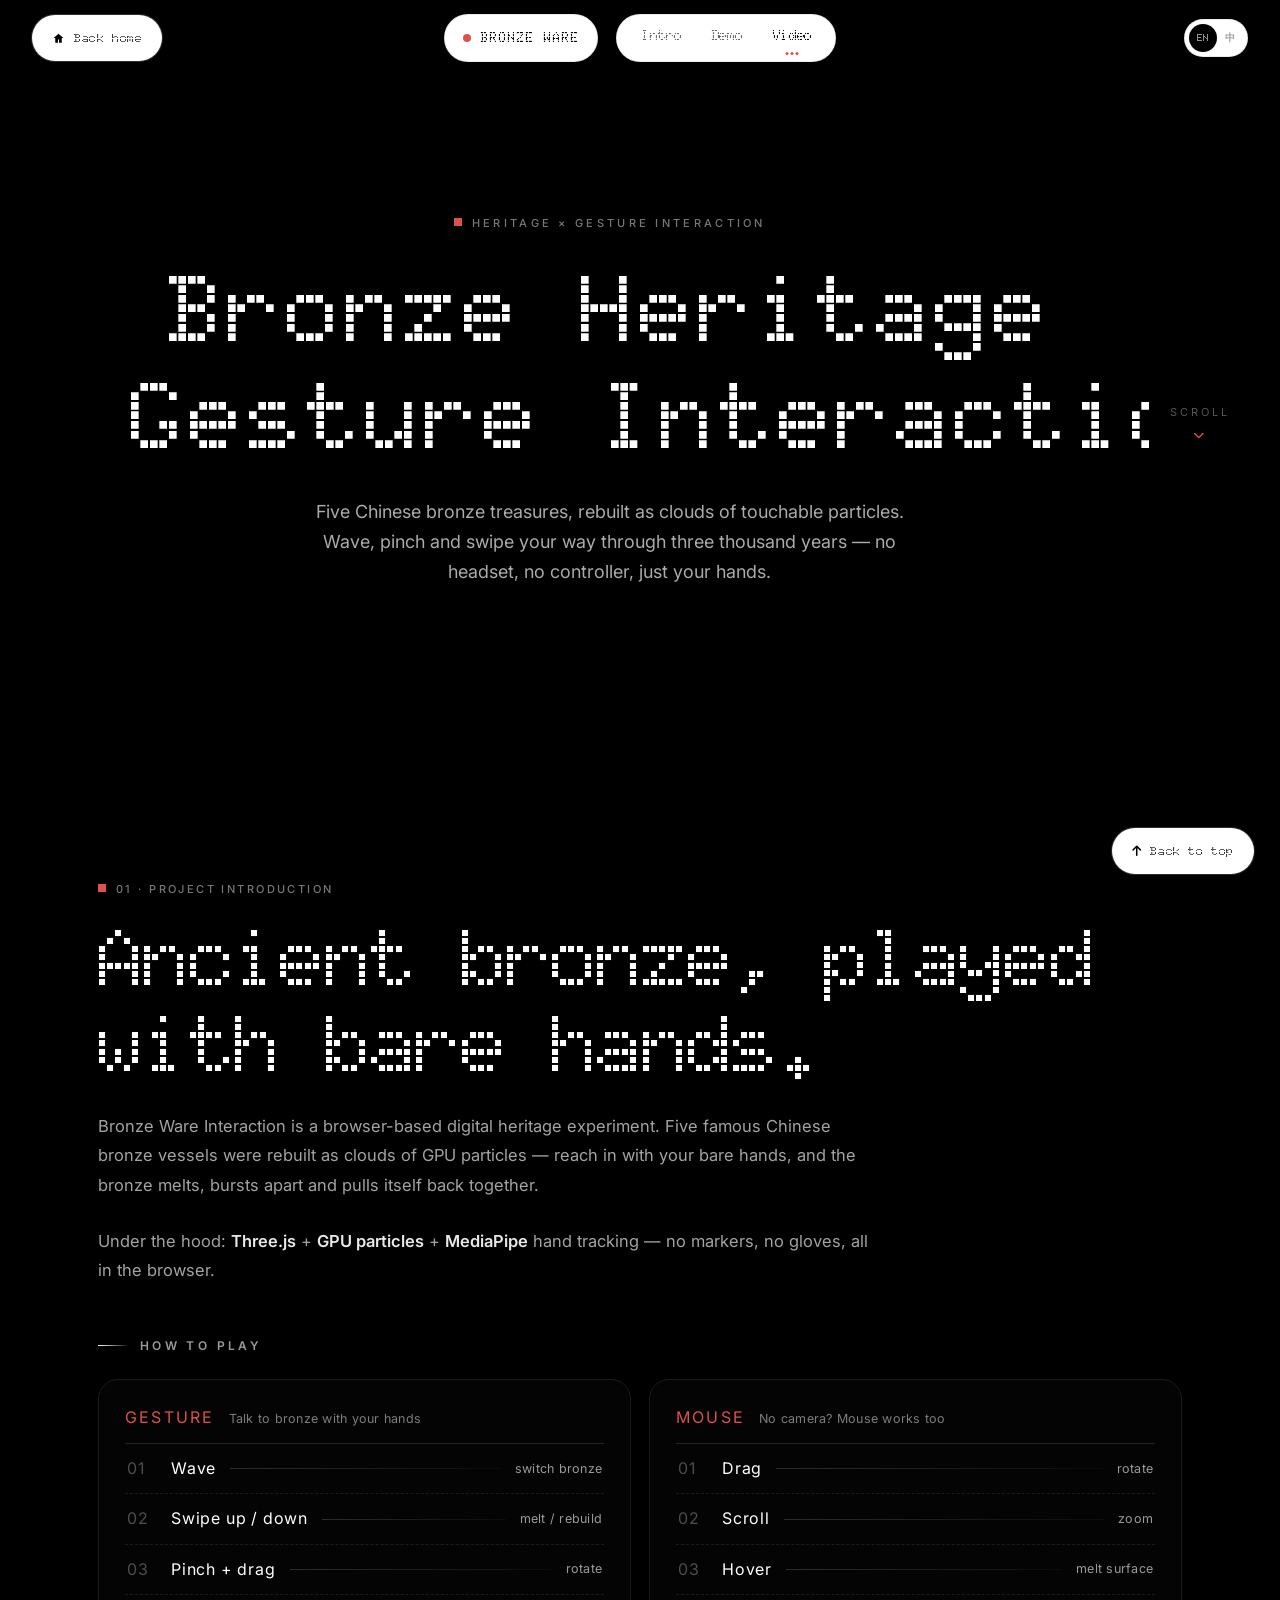
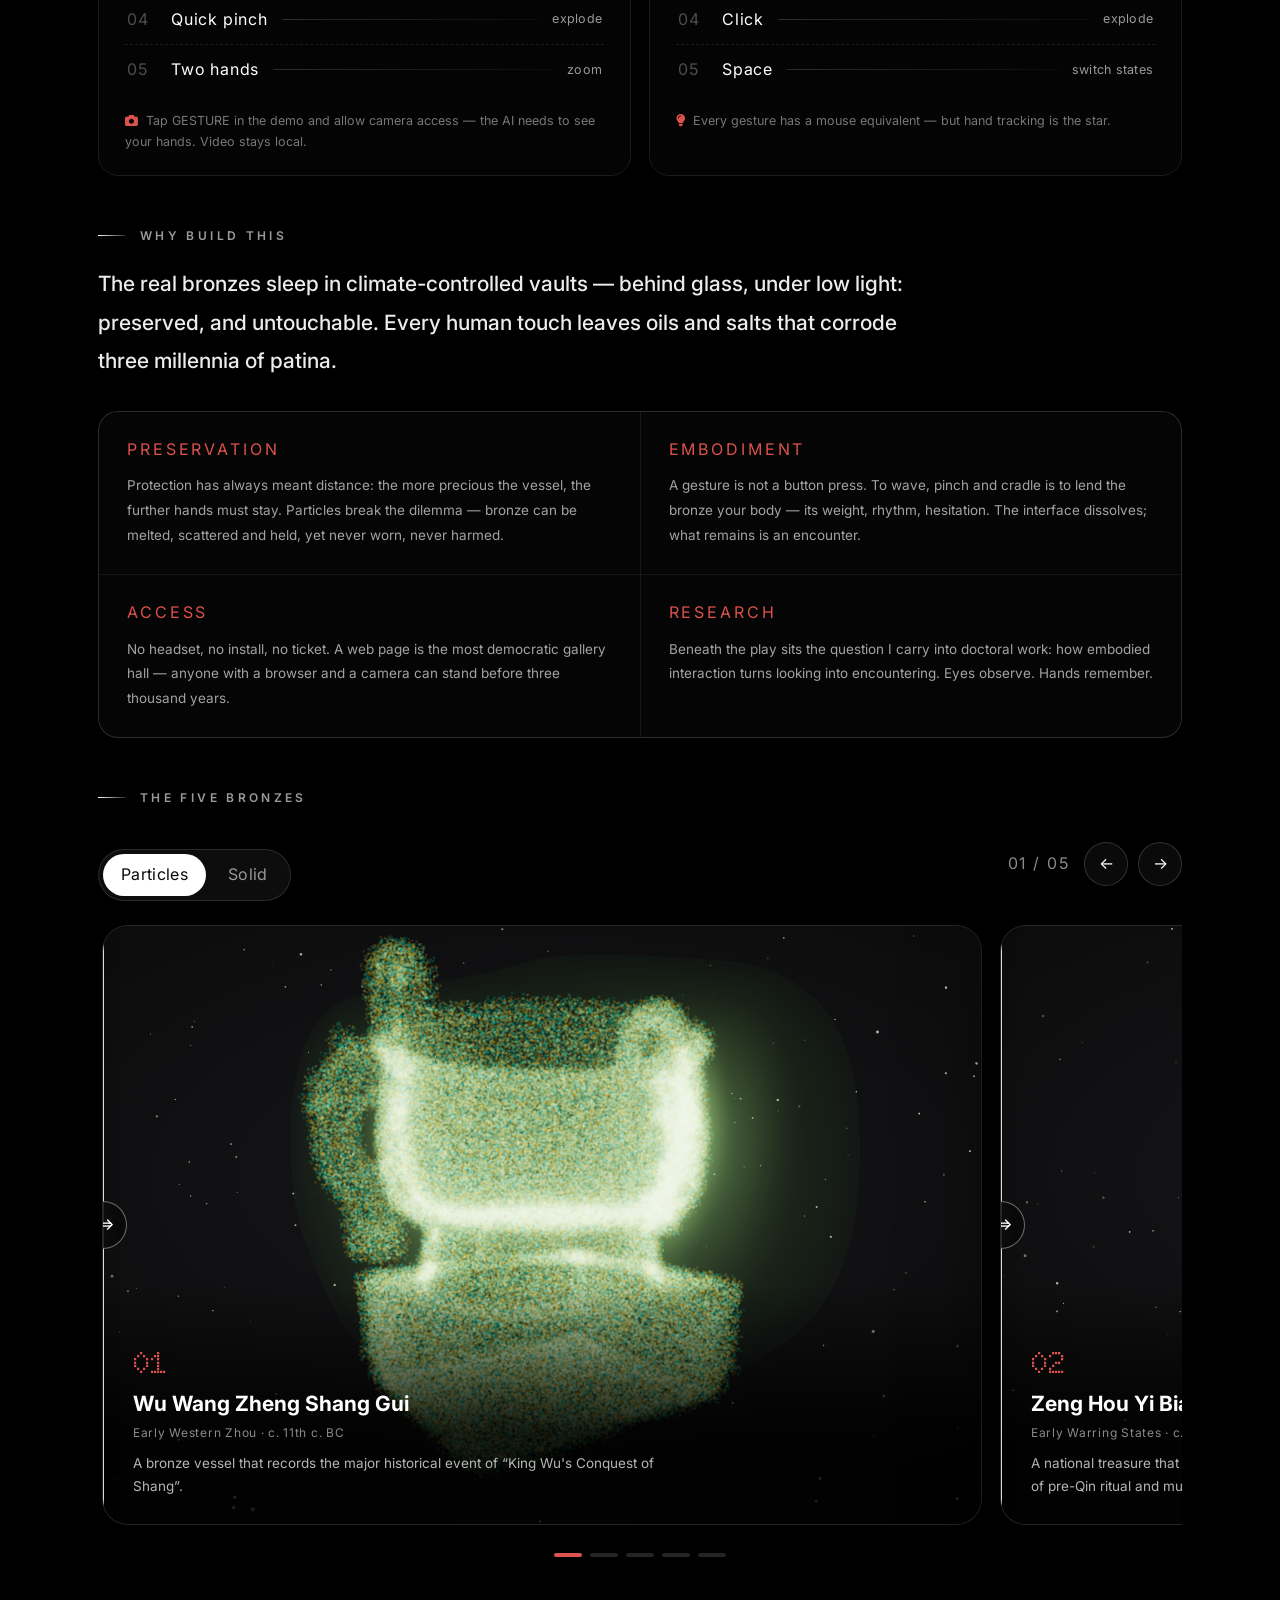
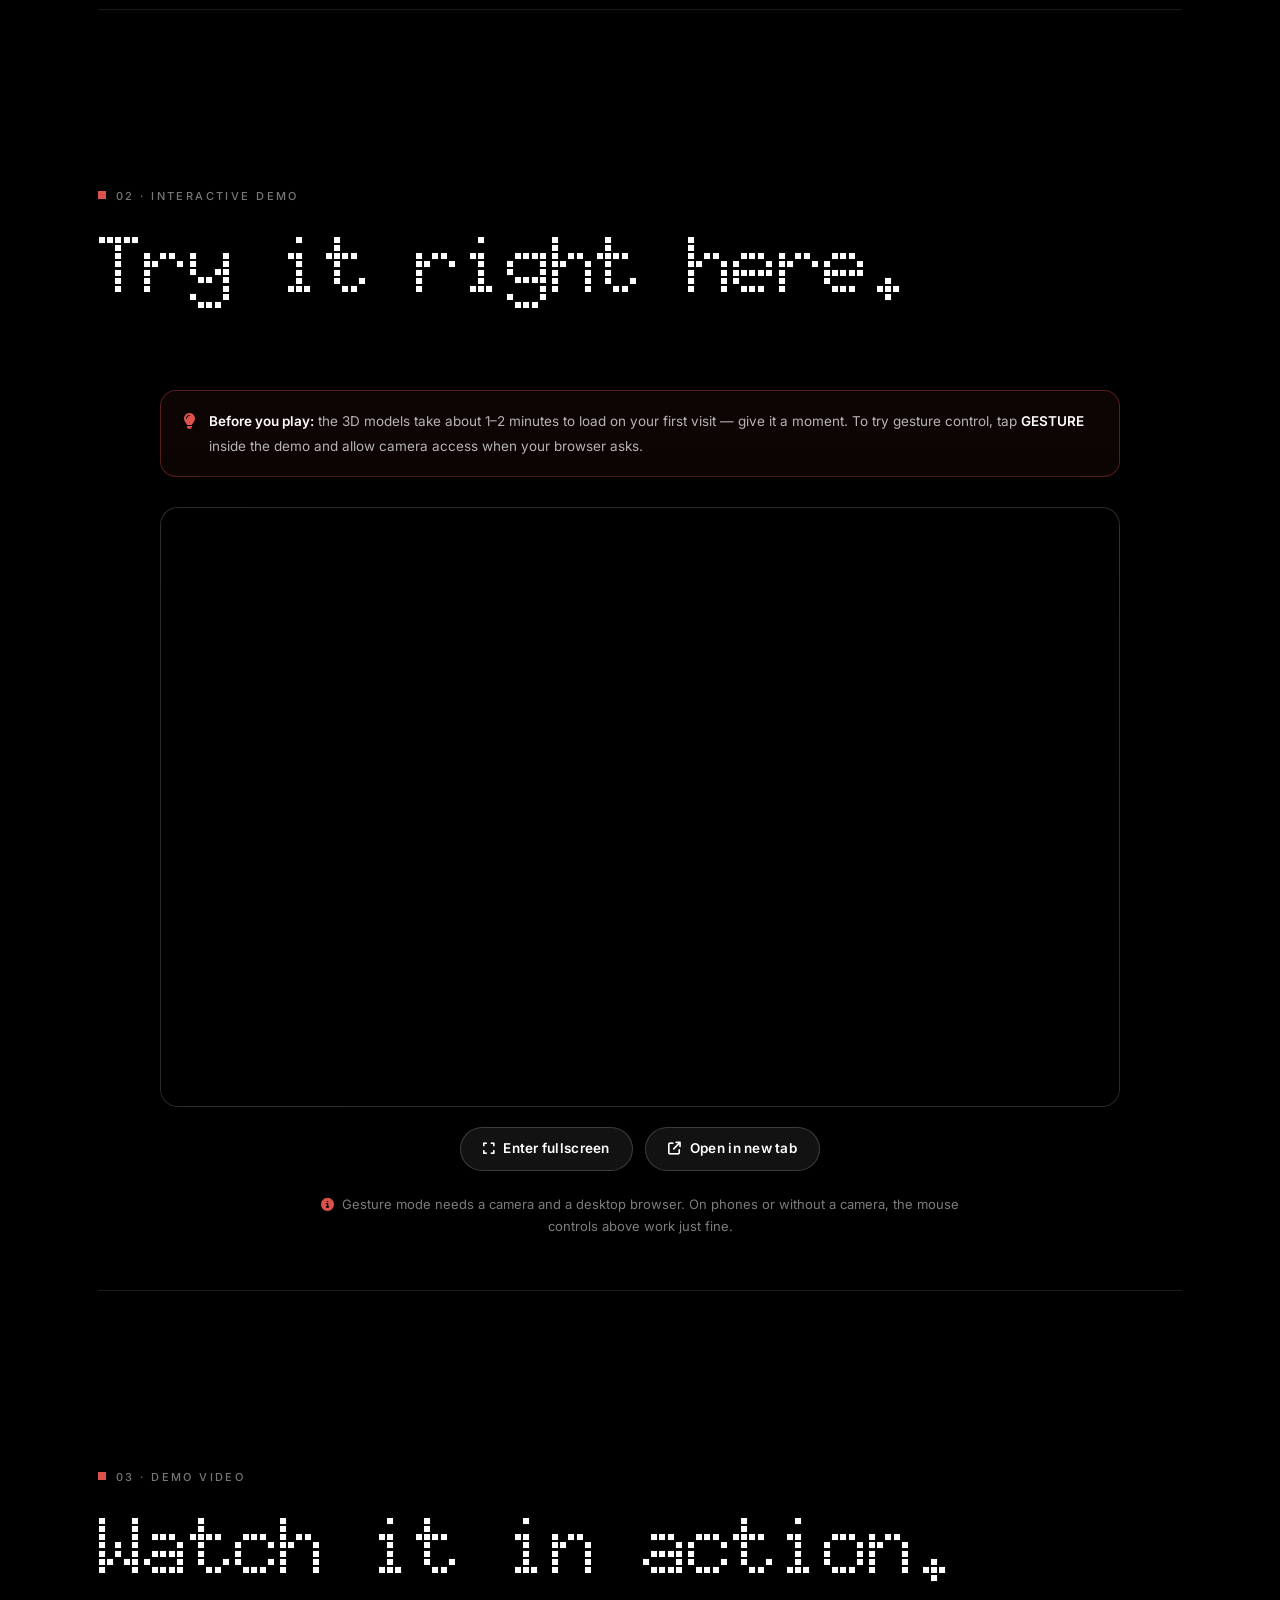
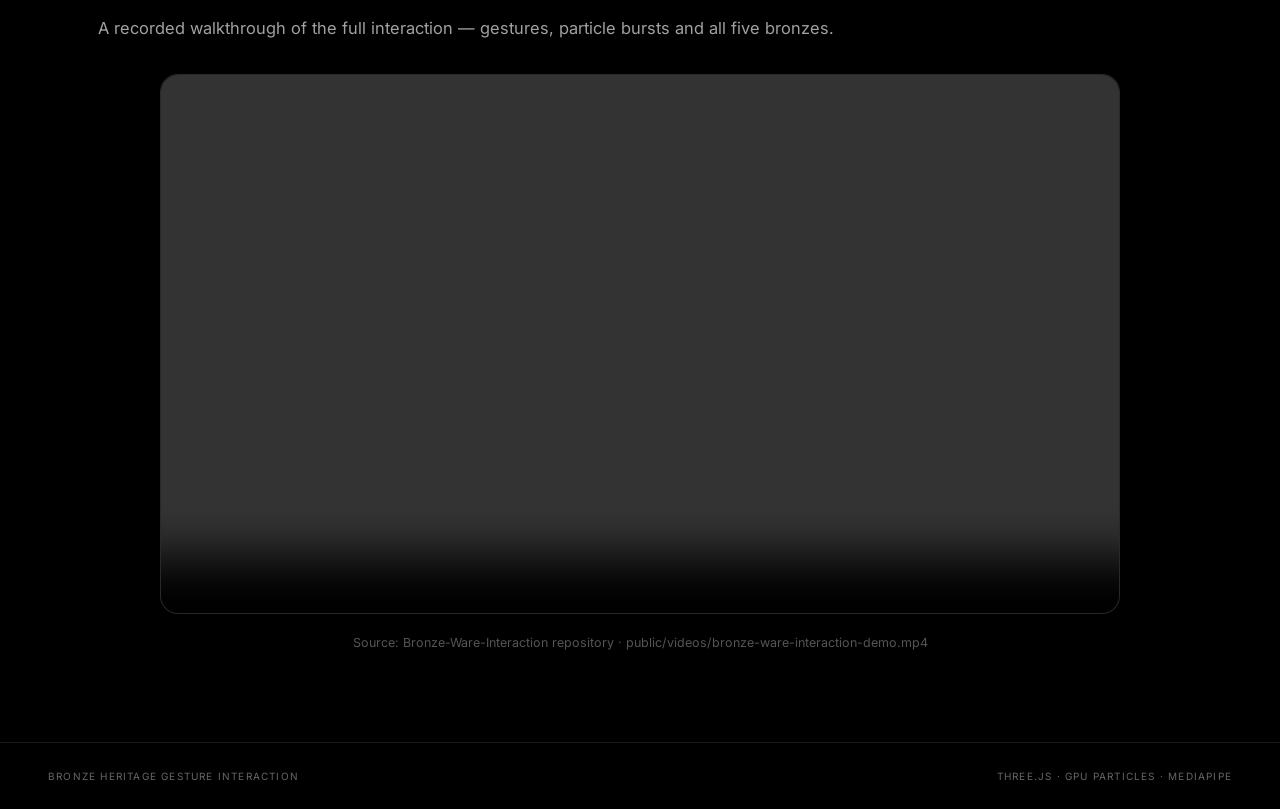
<file: Bronze Heritage Gesture Interaction project/index.html>
<!doctype html>
<html lang="en">
<head>
<meta charset="utf-8">
<meta name="viewport" content="width=device-width,initial-scale=1,viewport-fit=cover">
<title>Bronze Heritage Gesture Interaction</title>
<meta name="description" content="Bronze Heritage Gesture Interaction — five Chinese bronze treasures rebuilt as touchable particles. Wave, pinch and swipe through three thousand years.">
<link rel="preconnect" href="https://fonts.googleapis.com">
<link rel="preconnect" href="https://fonts.gstatic.com" crossorigin>
<link href="https://fonts.googleapis.com/css2?family=Inter:wght@400;500;600&display=swap" rel="stylesheet">
<link rel="stylesheet" href="https://cdnjs.cloudflare.com/ajax/libs/font-awesome/6.5.2/css/all.min.css" integrity="sha512-SnH5WK+bZxgPHs44uWIX+LLJAJ9/2PkPKZ5QiAj6Ta86w+fsb2TkcmfRyVX3pBnMFcV7oQPJkl9QevSCWr3W6A==" crossorigin="anonymous" referrerpolicy="no-referrer">
<link rel="stylesheet" href="styles.css">
</head>
<body>
<div class="grain" aria-hidden="true"></div>
<div class="vignette" aria-hidden="true"></div>

<header class="site-header" id="top">
  <div class="header-inner">
    <div class="nav-center">
    <a class="brand" href="#top" aria-label="Bronze Ware — back to top"><span class="dot" aria-hidden="true"></span>BRONZE&nbsp;WARE</a>
    <nav class="nav-pill" aria-label="Primary">
      <a class="nav-link active" href="#intro" data-nav="intro"><span data-en="Intro" data-zh="介绍">Intro</span></a>
      <a class="nav-link" href="#demo" data-nav="demo"><span data-en="Demo" data-zh="演示">Demo</span></a>
      <a class="nav-link" href="#video" data-nav="video"><span data-en="Video" data-zh="视频">Video</span></a>
    </nav>
  </div>
    <div class="lang-toggle" role="group" aria-label="Language">
      <button type="button" data-lang="en" class="active">EN</button><button type="button" data-lang="zh">中</button>
    </div>
  </div>
</header>

<!-- 返回首页：占位按钮，固定右上角；跳转目标页未定，暂不接任何跳转 -->
<a class="fab fab-home" href="https://cooleli.github.io/CV-project/#projects" target="_blank" rel="noopener" aria-label="Back home"><svg viewBox="0 0 24 24" width="13" height="13" fill="currentColor" aria-hidden="true"><path d="M12 3l9 8h-3v9h-5v-6H11v6H6v-9H3z"/></svg><span data-en="Back home" data-zh="返回首页">Back home</span></a>

<main>
  <!-- ================= HERO ================= -->
  <section class="hero wrap">
    <div class="hero-panel reveal">
      <div class="hero-glow" aria-hidden="true"></div>
      <div class="hero-kicker" data-en="Heritage × Gesture Interaction" data-zh="遗产 × 手势交互">Heritage × Gesture Interaction</div>
      <h1 class="hero-title" id="heroTitle">
        <span class="ht-line" data-en="Bronze Heritage" data-zh="青铜器">Bronze Heritage</span>
        <span class="ht-line" data-en="Gesture Interaction" data-zh="手势交互">Gesture Interaction</span>
      </h1>
      <p class="hero-sub" data-en="Five Chinese bronze treasures, rebuilt as clouds of touchable particles. Wave, pinch and swipe your way through three thousand years — no headset, no controller, just your hands." data-zh="五件中国青铜重器，被重建成可触碰的粒子云。挥挥手、捏一捏，穿越三千年——不用头显，不用手柄，只要你的双手。">Five Chinese bronze treasures, rebuilt as clouds of touchable particles. Wave, pinch and swipe your way through three thousand years — no headset, no controller, just your hands.</p>
    </div>
          <div class="hero-scroll"><span data-en="Scroll" data-zh="下滑">Scroll</span><i class="fa-solid fa-chevron-down" aria-hidden="true"></i></div>
  </section>

  <div class="wrap">
    <!-- ================= 1 · PROJECT INTRODUCTION ================= -->
    <section class="section" id="intro">
      <div class="section-kicker" data-en="01 · Project introduction" data-zh="01 · 项目介绍">01 · Project introduction</div>
      <h2 data-en="Ancient bronze, played with bare hands." data-zh="徒手把玩三千年青铜。">Ancient bronze, played with bare hands.</h2>
      <p class="section-intro" data-en="Bronze Ware Interaction is a browser-based digital heritage experiment. Five famous Chinese bronze vessels were rebuilt as clouds of GPU particles — reach in with your bare hands, and the bronze melts, bursts apart and pulls itself back together." data-zh="「青铜器交互」是一个跑在浏览器里的数字遗产实验。五件中国青铜重器被重建成 GPU 粒子云——伸出双手，青铜在你的手势里融化、爆开、再自己拼回来。">Bronze Ware Interaction is a browser-based digital heritage experiment. Five famous Chinese bronze vessels were rebuilt as clouds of GPU particles — reach in with your bare hands, and the bronze melts, bursts apart and pulls itself back together.</p>
      <p class="section-intro" data-en="Under the hood: <strong>Three.js</strong> + <strong>GPU particles</strong> + <strong>MediaPipe</strong> hand tracking — no markers, no gloves, all in the browser." data-zh="技术上就是一个普通网页：<strong>Three.js</strong>＋<strong>GPU 粒子</strong>＋<strong>MediaPipe</strong> 手势追踪——不用标记点，不用戴手套，全在浏览器里。">Under the hood: <strong>Three.js</strong> + <strong>GPU particles</strong> + <strong>MediaPipe</strong> hand tracking — no markers, no gloves, all in the browser.</p>

            <div class="subhead" data-en="How to play" data-zh="玩法">How to play</div>
      <div class="deck">
        <div class="deck-col">
          <div class="deck-head">
            <span class="deck-mode" data-en="GESTURE" data-zh="手势">GESTURE</span>
            <span class="deck-sub" data-en="Talk to bronze with your hands" data-zh="直接用手跟青铜器“说话”">Talk to bronze with your hands</span>
          </div>
          <div class="deck-row">
            <span class="deck-idx">01</span>
            <span class="deck-act" data-en="Wave" data-zh="挥手">Wave</span>
            <span class="deck-rule" aria-hidden="true"></span>
            <span class="deck-res" data-en="switch bronze" data-zh="切换青铜器">switch bronze</span>
          </div>
          <div class="deck-row">
            <span class="deck-idx">02</span>
            <span class="deck-act" data-en="Swipe up / down" data-zh="上下挥">Swipe up / down</span>
            <span class="deck-rule" aria-hidden="true"></span>
            <span class="deck-res" data-en="melt / rebuild" data-zh="融化 / 复原">melt / rebuild</span>
          </div>
          <div class="deck-row">
            <span class="deck-idx">03</span>
            <span class="deck-act" data-en="Pinch + drag" data-zh="捏住拖动">Pinch + drag</span>
            <span class="deck-rule" aria-hidden="true"></span>
            <span class="deck-res" data-en="rotate" data-zh="旋转">rotate</span>
          </div>
          <div class="deck-row">
            <span class="deck-idx">04</span>
            <span class="deck-act" data-en="Quick pinch" data-zh="快捏">Quick pinch</span>
            <span class="deck-rule" aria-hidden="true"></span>
            <span class="deck-res" data-en="explode" data-zh="爆开">explode</span>
          </div>
          <div class="deck-row">
            <span class="deck-idx">05</span>
            <span class="deck-act" data-en="Two hands" data-zh="双手开合">Two hands</span>
            <span class="deck-rule" aria-hidden="true"></span>
            <span class="deck-res" data-en="zoom" data-zh="缩放">zoom</span>
          </div>
          <p class="deck-note"><i class="fa-solid fa-camera" aria-hidden="true"></i><span data-en="Tap GESTURE in the demo and allow camera access — the AI needs to see your hands. Video stays local." data-zh="在演示里点 GESTURE 并允许摄像头——AI 得先看见你的手。画面只在本地处理。">Tap GESTURE in the demo and allow camera access — the AI needs to see your hands. Video stays local.</span></p>
        </div>
        <div class="deck-col">
          <div class="deck-head">
            <span class="deck-mode" data-en="MOUSE" data-zh="鼠标">MOUSE</span>
            <span class="deck-sub" data-en="No camera? Mouse works too" data-zh="没摄像头？鼠标也行">No camera? Mouse works too</span>
          </div>
          <div class="deck-row">
            <span class="deck-idx">01</span>
            <span class="deck-act" data-en="Drag" data-zh="拖拽">Drag</span>
            <span class="deck-rule" aria-hidden="true"></span>
            <span class="deck-res" data-en="rotate" data-zh="旋转">rotate</span>
          </div>
          <div class="deck-row">
            <span class="deck-idx">02</span>
            <span class="deck-act" data-en="Scroll" data-zh="滚轮">Scroll</span>
            <span class="deck-rule" aria-hidden="true"></span>
            <span class="deck-res" data-en="zoom" data-zh="缩放">zoom</span>
          </div>
          <div class="deck-row">
            <span class="deck-idx">03</span>
            <span class="deck-act" data-en="Hover" data-zh="悬停">Hover</span>
            <span class="deck-rule" aria-hidden="true"></span>
            <span class="deck-res" data-en="melt surface" data-zh="融化表面">melt surface</span>
          </div>
          <div class="deck-row">
            <span class="deck-idx">04</span>
            <span class="deck-act" data-en="Click" data-zh="单击">Click</span>
            <span class="deck-rule" aria-hidden="true"></span>
            <span class="deck-res" data-en="explode" data-zh="爆开">explode</span>
          </div>
          <div class="deck-row">
            <span class="deck-idx">05</span>
            <span class="deck-act" data-en="Space" data-zh="空格">Space</span>
            <span class="deck-rule" aria-hidden="true"></span>
            <span class="deck-res" data-en="switch states" data-zh="切换形态">switch states</span>
          </div>
          <p class="deck-note"><i class="fa-solid fa-lightbulb" aria-hidden="true"></i><span data-en="Every gesture has a mouse equivalent — but hand tracking is the star." data-zh="每个手势都有鼠标对应操作——但手势追踪才是主角。">Every gesture has a mouse equivalent — but hand tracking is the star.</span></p>
        </div>
      </div>

      <div class="subhead" data-en="Why build this" data-zh="为什么做这个">Why build this</div>
      <p class="why-lead" data-en="The real bronzes sleep in climate-controlled vaults — behind glass, under low light: preserved, and untouchable. Every human touch leaves oils and salts that corrode three millennia of patina." data-zh="真正的青铜器沉睡在恒温恒湿的库房里——隔着玻璃、压着照度：被保护着，也被隔绝着。人的每一次触碰，都会把油脂和盐分留在三千年的包浆上。">The real bronzes sleep in climate-controlled vaults — behind glass, under low light: preserved, and untouchable. Every human touch leaves oils and salts that corrode three millennia of patina.</p>
      <div class="why-grid">
        <div class="why-cell">
          <div class="why-k" data-en="PRESERVATION" data-zh="保护">PRESERVATION</div>
          <p data-en="Protection has always meant distance: the more precious the vessel, the further hands must stay. Particles break the dilemma — bronze can be melted, scattered and held, yet never worn, never harmed." data-zh="保护从来意味着疏远：器物越珍贵，双手必须离得越远。粒子打破了这道两难——青铜可以被融化、打散、捧起，却永远不会被磨损、被伤害。">Protection has always meant distance: the more precious the vessel, the further hands must stay. Particles break the dilemma — bronze can be melted, scattered and held, yet never worn, never harmed.</p>
        </div>
        <div class="why-cell">
          <div class="why-k" data-en="EMBODIMENT" data-zh="具身">EMBODIMENT</div>
          <p data-en="A gesture is not a button press. To wave, pinch and cradle is to lend the bronze your body — its weight, rhythm, hesitation. The interface dissolves; what remains is an encounter." data-zh="手势不是按键。挥手、捏合、捧起，是把身体借给青铜——它的重量、节奏、迟疑。界面消融了，剩下的是一场相遇。">A gesture is not a button press. To wave, pinch and cradle is to lend the bronze your body — its weight, rhythm, hesitation. The interface dissolves; what remains is an encounter.</p>
        </div>
        <div class="why-cell">
          <div class="why-k" data-en="ACCESS" data-zh="普及">ACCESS</div>
          <p data-en="No headset, no install, no ticket. A web page is the most democratic gallery hall — anyone with a browser and a camera can stand before three thousand years." data-zh="不用头显，不用安装，不用门票。网页是最民主的展厅——任何有浏览器和摄像头的人，都能站在三千年面前。">No headset, no install, no ticket. A web page is the most democratic gallery hall — anyone with a browser and a camera can stand before three thousand years.</p>
        </div>
        <div class="why-cell">
          <div class="why-k" data-en="RESEARCH" data-zh="研究">RESEARCH</div>
          <p data-en="Beneath the play sits the question I carry into doctoral work: how embodied interaction turns looking into encountering. Eyes observe. Hands remember." data-zh="嬉戏之下，是我要带进博士阶段研究的问题：具身交互如何把“观看”变成“相遇”。眼睛负责观看，手负责记住。">Beneath the play sits the question I carry into doctoral work: how embodied interaction turns looking into encountering. Eyes observe. Hands remember.</p>
        </div>
      </div>

      <div class="subhead" data-en="The five bronzes" data-zh="五件青铜器">The five bronzes</div>
      <div class="car-head">
      <div class="stack-toggle" id="stackToggle" role="tablist" aria-label="Bronze state">
        <button class="st-btn on" data-s="particle" role="tab" aria-selected="true"><span data-en="Particles" data-zh="粒子态">Particles</span></button>
        <button class="st-btn" data-s="solid" role="tab" aria-selected="false"><span data-en="Solid" data-zh="实体态">Solid</span></button>
      </div>
        <div class="car-ctrl">
          <span class="car-count" id="carCount">01 / 05</span>
          <button class="car-btn" id="carPrev" aria-label="Previous bronze">←</button>
          <button class="car-btn" id="carNext" aria-label="Next bronze">→</button>
        </div>
      </div>
      <div class="car-track" id="carTrack">
      <div class="car-card">
        <div class="sc-media">
          <img class="sc-p" src="bronze-particle-gui.png" alt="" aria-hidden="true">
          <img class="sc-s" src="bronze-solid-gui.png" alt="" aria-hidden="true">
        <div class="sc-wipe">
            <div class="sc-wipe-line"></div>
            <button class="sc-wipe-knob" aria-label="Drag to morph between particle and solid">⇔</button>
          </div>
        </div>
        <div class="sc-meta">
          <div class="sc-no">01</div>
          <div class="sc-name" data-en="Wu Wang Zheng Shang Gui" data-zh="武王征商簋">Wu Wang Zheng Shang Gui</div>
          <div class="sc-era" data-en="Early Western Zhou · c. 11th c. BC" data-zh="西周早期 · 约公元前11世纪">Early Western Zhou · c. 11th c. BC</div>
          <div class="sc-one" data-en="A bronze vessel that records the major historical event of “King Wu's Conquest of Shang”." data-zh="一件记载了“武王伐纣”这一重大历史事件的青铜器。">A bronze vessel that records the major historical event of “King Wu's Conquest of Shang”.</div>
        </div>
      </div>
      <div class="car-card">
        <div class="sc-media">
          <img class="sc-p" src="bronze-particle-bianzhong.png" alt="" aria-hidden="true">
          <img class="sc-s" src="bronze-solid-bianzhong.png" alt="" aria-hidden="true">
        <div class="sc-wipe">
            <div class="sc-wipe-line"></div>
            <button class="sc-wipe-knob" aria-label="Drag to morph between particle and solid">⇔</button>
          </div>
        </div>
        <div class="sc-meta">
          <div class="sc-no">02</div>
          <div class="sc-name" data-en="Zeng Hou Yi Bian Zhong" data-zh="曾侯乙编钟">Zeng Hou Yi Bian Zhong</div>
          <div class="sc-era" data-en="Early Warring States · c. 433 BC" data-zh="战国早期 · 约公元前433年">Early Warring States · c. 433 BC</div>
          <div class="sc-one" data-en="A national treasure that rewrote the history of world music and represents the peak of pre-Qin ritual and music civilization." data-zh="一套改写世界音乐史、代表先秦礼乐文明巅峰的国之重器。">A national treasure that rewrote the history of world music and represents the peak of pre-Qin ritual and music civilization.</div>
        </div>
      </div>
      <div class="car-card">
        <div class="sc-media">
          <img class="sc-p" src="bronze-particle-jue.png" alt="" aria-hidden="true">
          <img class="sc-s" src="bronze-solid-jue.png" alt="" aria-hidden="true">
        <div class="sc-wipe">
            <div class="sc-wipe-line"></div>
            <button class="sc-wipe-knob" aria-label="Drag to morph between particle and solid">⇔</button>
          </div>
        </div>
        <div class="sc-meta">
          <div class="sc-no">03</div>
          <div class="sc-name" data-en="Erlitou Bronze Jue with Nipple Pattern" data-zh="二里头乳钉纹青铜爵">Erlitou Bronze Jue with Nipple Pattern</div>
          <div class="sc-era" data-en="Late Xia · c. 1600 BC" data-zh="夏代晚期 · 约公元前1600年">Late Xia · c. 1600 BC</div>
          <div class="sc-one" data-en="Known as the “First Jue of China”, the pioneering work of Chinese bronze ritual vessels." data-zh="被誉为“华夏第一爵”，是中国青铜礼器的开山之作。">Known as the “First Jue of China”, the pioneering work of Chinese bronze ritual vessels.</div>
        </div>
      </div>
      <div class="car-card">
        <div class="sc-media">
          <img class="sc-p" src="bronze-particle-ding.png" alt="" aria-hidden="true">
          <img class="sc-s" src="bronze-solid-ding.png" alt="" aria-hidden="true">
        <div class="sc-wipe">
            <div class="sc-wipe-line"></div>
            <button class="sc-wipe-knob" aria-label="Drag to morph between particle and solid">⇔</button>
          </div>
        </div>
        <div class="sc-meta">
          <div class="sc-no">04</div>
          <div class="sc-name" data-en="Hou Si Mu Wu Ding" data-zh="后司母戊鼎">Hou Si Mu Wu Ding</div>
          <div class="sc-era" data-en="Late Shang · c. 14th–11th c. BC" data-zh="商代后期 · 约公元前14–11世纪">Late Shang · c. 14th–11th c. BC</div>
          <div class="sc-one" data-en="The largest and heaviest bronze ritual vessel in the world, the pinnacle of Shang Dynasty bronze casting." data-zh="世界上出土最大、最重的青铜礼器，商代青铜铸造的巅峰。">The largest and heaviest bronze ritual vessel in the world, the pinnacle of Shang Dynasty bronze casting.</div>
        </div>
      </div>
      <div class="car-card">
        <div class="sc-media">
          <img class="sc-p" src="bronze-particle-zun.png" alt="" aria-hidden="true">
          <img class="sc-s" src="bronze-solid-zun.png" alt="" aria-hidden="true">
        <div class="sc-wipe">
            <div class="sc-wipe-line"></div>
            <button class="sc-wipe-knob" aria-label="Drag to morph between particle and solid">⇔</button>
          </div>
        </div>
        <div class="sc-meta">
          <div class="sc-no">05</div>
          <div class="sc-name" data-en="Four-Ram Square Zun" data-zh="四羊方尊">Four-Ram Square Zun</div>
          <div class="sc-era" data-en="Late Shang · c. 14th–11th c. BC" data-zh="商代后期 · 约公元前14–11世纪">Late Shang · c. 14th–11th c. BC</div>
          <div class="sc-one" data-en="The “masterpiece” of Shang bronze ware, decorated with four rams, showcasing extremely high casting craftsmanship." data-zh="商代青铜器中的“臻品”，以四羊为饰，展现了极高的铸造工艺。">The “masterpiece” of Shang bronze ware, decorated with four rams, showcasing extremely high casting craftsmanship.</div>
        </div>
      </div>
      </div>
      <div class="car-dots" id="carDots">
        <button class="on" aria-label="Bronze 1"></button><button aria-label="Bronze 2"></button><button aria-label="Bronze 3"></button><button aria-label="Bronze 4"></button><button aria-label="Bronze 5"></button>
      </div>
      <div class="rule"></div>
    </section>

    <!-- ================= 2 · INTERACTIVE DEMO ================= -->
    <section class="section" id="demo">
      <div class="section-kicker" data-en="02 · Interactive demo" data-zh="02 · 交互演示">02 · Interactive demo</div>
      <h2 data-en="Try it right here." data-zh="直接在这里试。">Try it right here.</h2>
      <p class="section-intro" data-en="The live prototype in a small window — go fullscreen anytime, it keeps running." data-zh="线上原型嵌在小窗里——随时可切全屏，演示会继续跑。">The live prototype in a small window — go fullscreen anytime, it keeps running.</p>
      <div class="demo-tip" role="note">
        <i class="fa-solid fa-lightbulb" aria-hidden="true"></i>
        <p data-en="<b>Before you play:</b> the 3D models take about 1–2 minutes to load on your first visit — give it a moment. To try gesture control, tap <b>GESTURE</b> inside the demo and allow camera access when your browser asks." data-zh="<b>开始前请注意：</b>模型首次加载约需 1–2 分钟，请耐心稍等。想体验手势操作，在演示中点<b>手势</b>按钮，并在浏览器弹出请求时允许使用摄像头。"><b>Before you play:</b> the 3D models take about 1–2 minutes to load on your first visit — give it a moment. To try gesture control, tap <b>GESTURE</b> inside the demo and allow camera access when your browser asks.</p>
      </div>
      <div class="experience-frame-wrap" id="experienceWrap">
        <div class="experience-frame">
          <iframe class="experience-iframe" id="experienceIframe" title="Bronze Ware Interaction — live demo"
            src="https://cooleli.github.io/Bronze-Ware-Interaction/"
            allow="camera; microphone; fullscreen" allowfullscreen loading="lazy"></iframe>
        </div>
        <div class="experience-controls">
          <button class="experience-btn" id="experienceEnterFs" type="button">
            <i class="fa-solid fa-expand" aria-hidden="true"></i>
            <span data-en="Enter fullscreen" data-zh="全屏">Enter fullscreen</span>
          </button>
          <button class="experience-btn" id="experienceExitFs" type="button" hidden>
            <i class="fa-solid fa-compress" aria-hidden="true"></i>
            <span data-en="Exit fullscreen" data-zh="退出全屏">Exit fullscreen</span>
          </button>
          <button class="experience-btn" id="experienceOpenExternal" type="button">
            <i class="fa-solid fa-arrow-up-right-from-square" aria-hidden="true"></i>
            <span data-en="Open in new tab" data-zh="在新标签页打开">Open in new tab</span>
          </button>
        </div>
      </div>
      <p class="demo-note"><i class="fa-solid fa-circle-info" aria-hidden="true"></i><span data-en="Gesture mode needs a camera and a desktop browser. On phones or without a camera, the mouse controls above work just fine." data-zh="手势模式需要摄像头和桌面浏览器。手机或没有摄像头时，用上面的鼠标操作一样能玩。">Gesture mode needs a camera and a desktop browser. On phones or without a camera, the mouse controls above work just fine.</span></p>
      <div class="rule"></div>
    </section>

    <!-- ================= 3 · DEMO VIDEO ================= -->
    <section class="section" id="video">
      <div class="section-kicker" data-en="03 · Demo video" data-zh="03 · 演示视频">03 · Demo video</div>
      <h2 data-en="Watch it in action." data-zh="看它动起来。">Watch it in action.</h2>
      <p class="section-intro" data-en="A recorded walkthrough of the full interaction — gestures, particle bursts and all five bronzes." data-zh="完整交互过程的录屏——手势、粒子爆破，五件青铜器都在里面。">A recorded walkthrough of the full interaction — gestures, particle bursts and all five bronzes.</p>
      <div class="video-frame">
        <video controls playsinline preload="metadata"
          src="https://raw.githubusercontent.com/CoolEli/Bronze-Ware-Interaction/main/public/videos/bronze-ware-interaction-demo.mp4">
          <span data-en="Your browser does not support the video tag." data-zh="你的浏览器不支持 video 标签。">Your browser does not support the video tag.</span>
        </video>
      </div>
      <p class="video-note" data-en="Source: Bronze-Ware-Interaction repository · public/videos/bronze-ware-interaction-demo.mp4" data-zh="来源：Bronze-Ware-Interaction 仓库 · public/videos/bronze-ware-interaction-demo.mp4">Source: Bronze-Ware-Interaction repository · public/videos/bronze-ware-interaction-demo.mp4</p>
    </section>
  </div>
</main>

<footer class="site-footer">
  <span data-en="Bronze Heritage Gesture Interaction" data-zh="青铜器手势交互">Bronze Heritage Gesture Interaction</span>
  <span data-en="Three.js · GPU Particles · MediaPipe" data-zh="Three.js · GPU 粒子 · MediaPipe">Three.js · GPU Particles · MediaPipe</span>
</footer>

<div class="fab-stack">
  <button class="fab" id="backToTop" type="button" aria-label="Back to top">
    <i class="fa-solid fa-arrow-up" aria-hidden="true"></i>
    <span data-en="Back to top" data-zh="返回顶部">Back to top</span>
  </button>
</div>

<script src="scripts/app.js"></script>
</body>
</html>
</file>
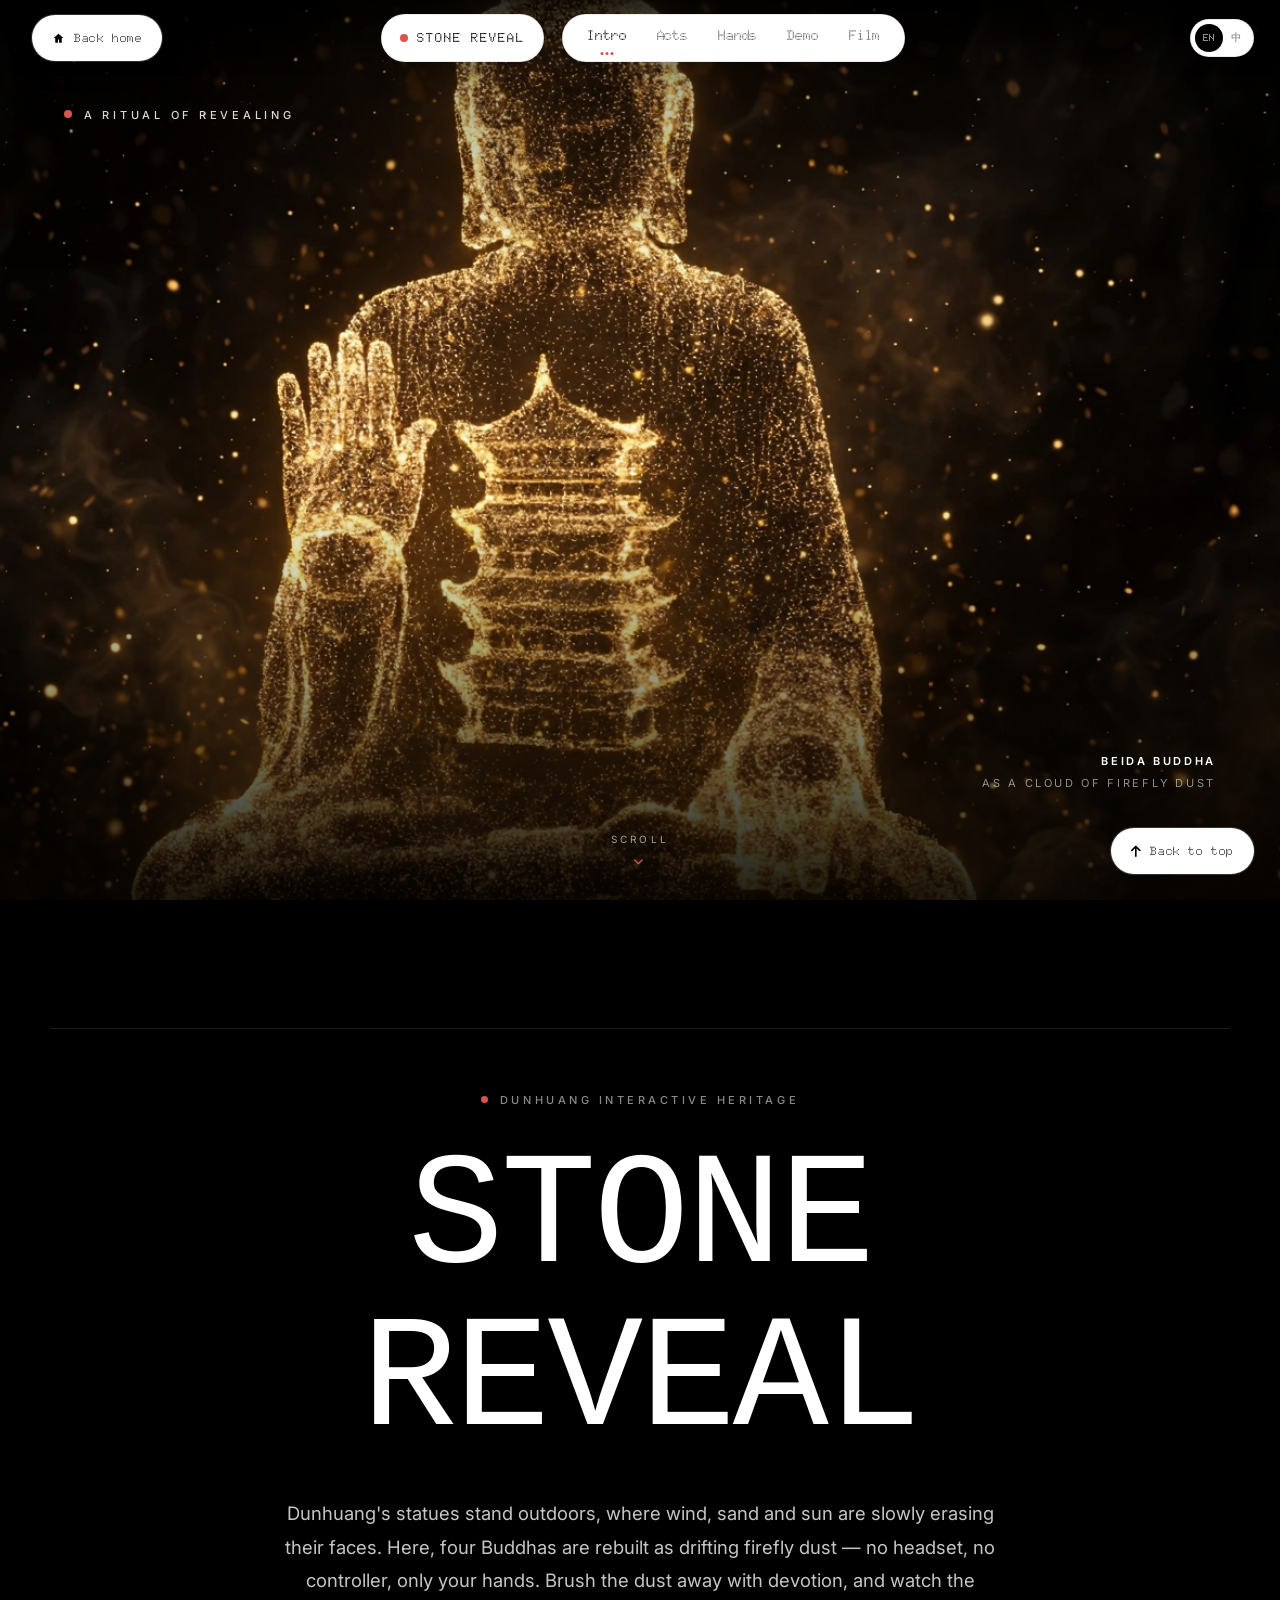
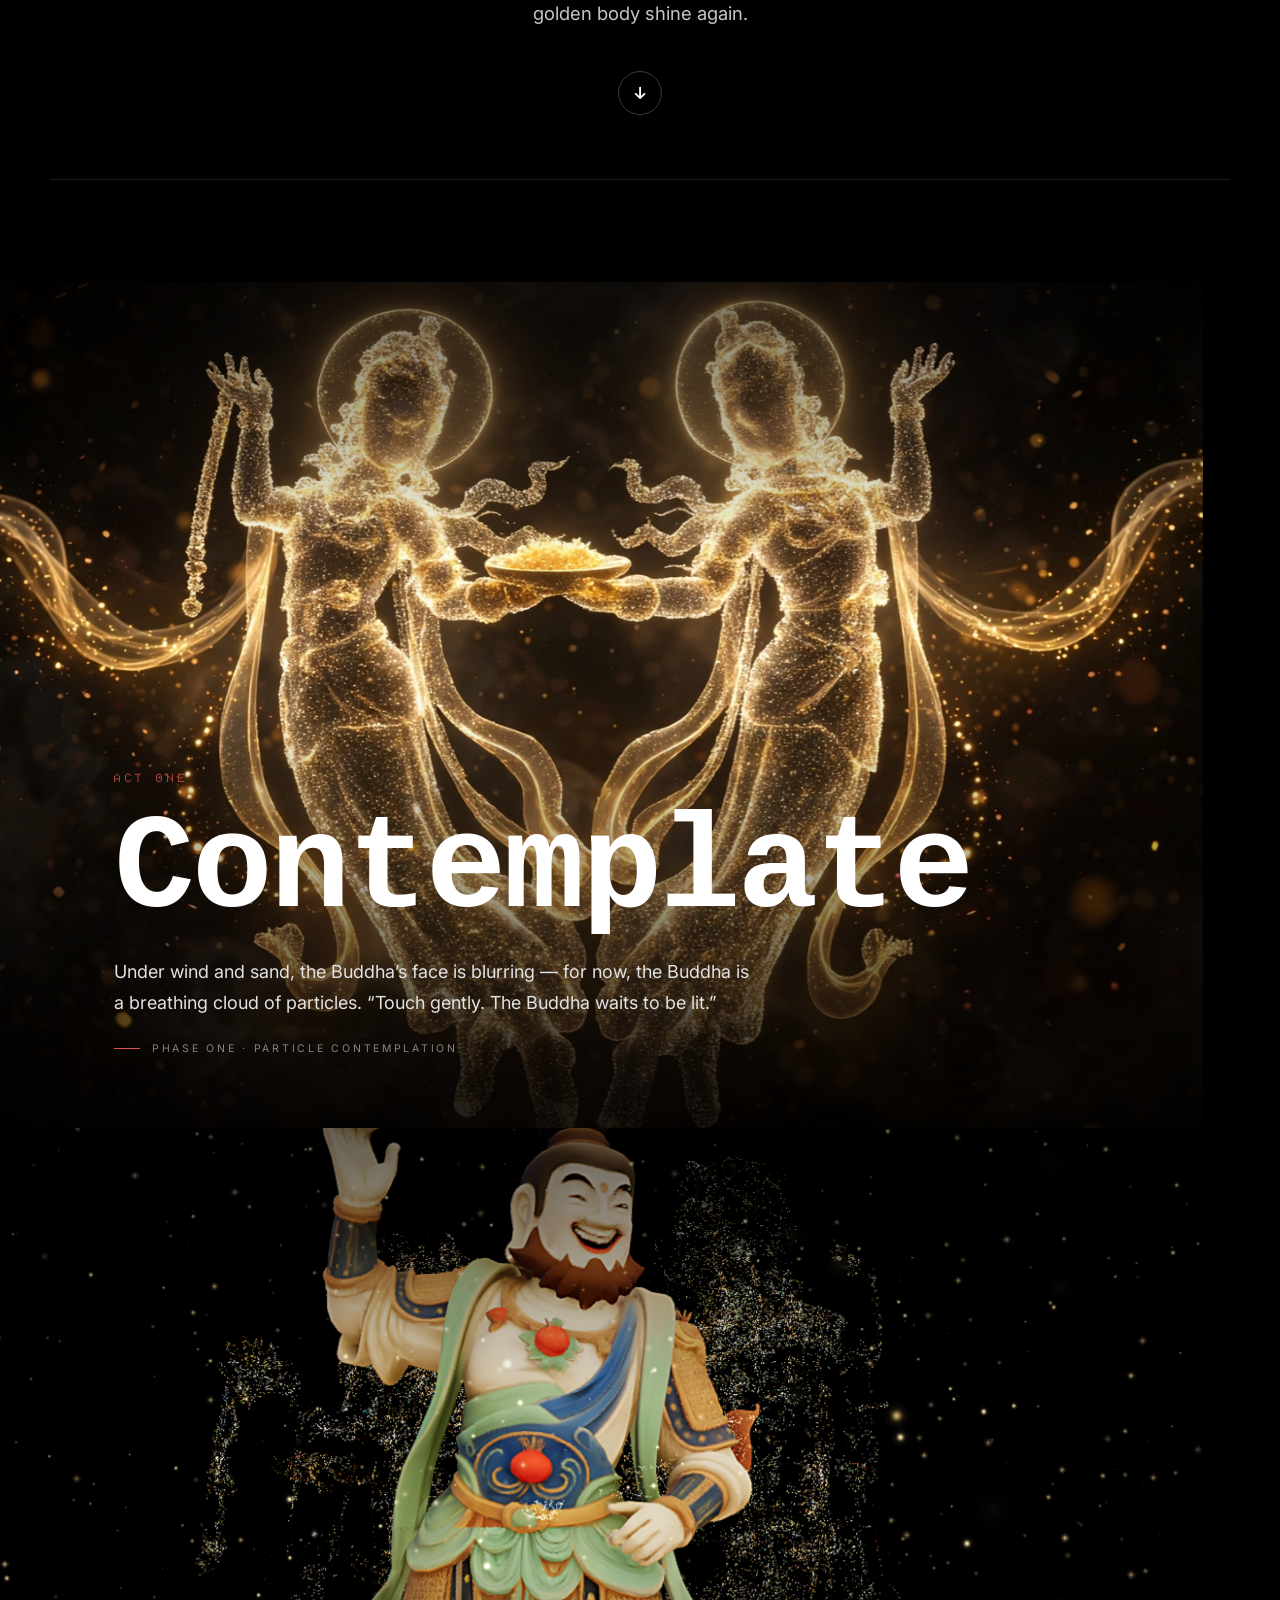
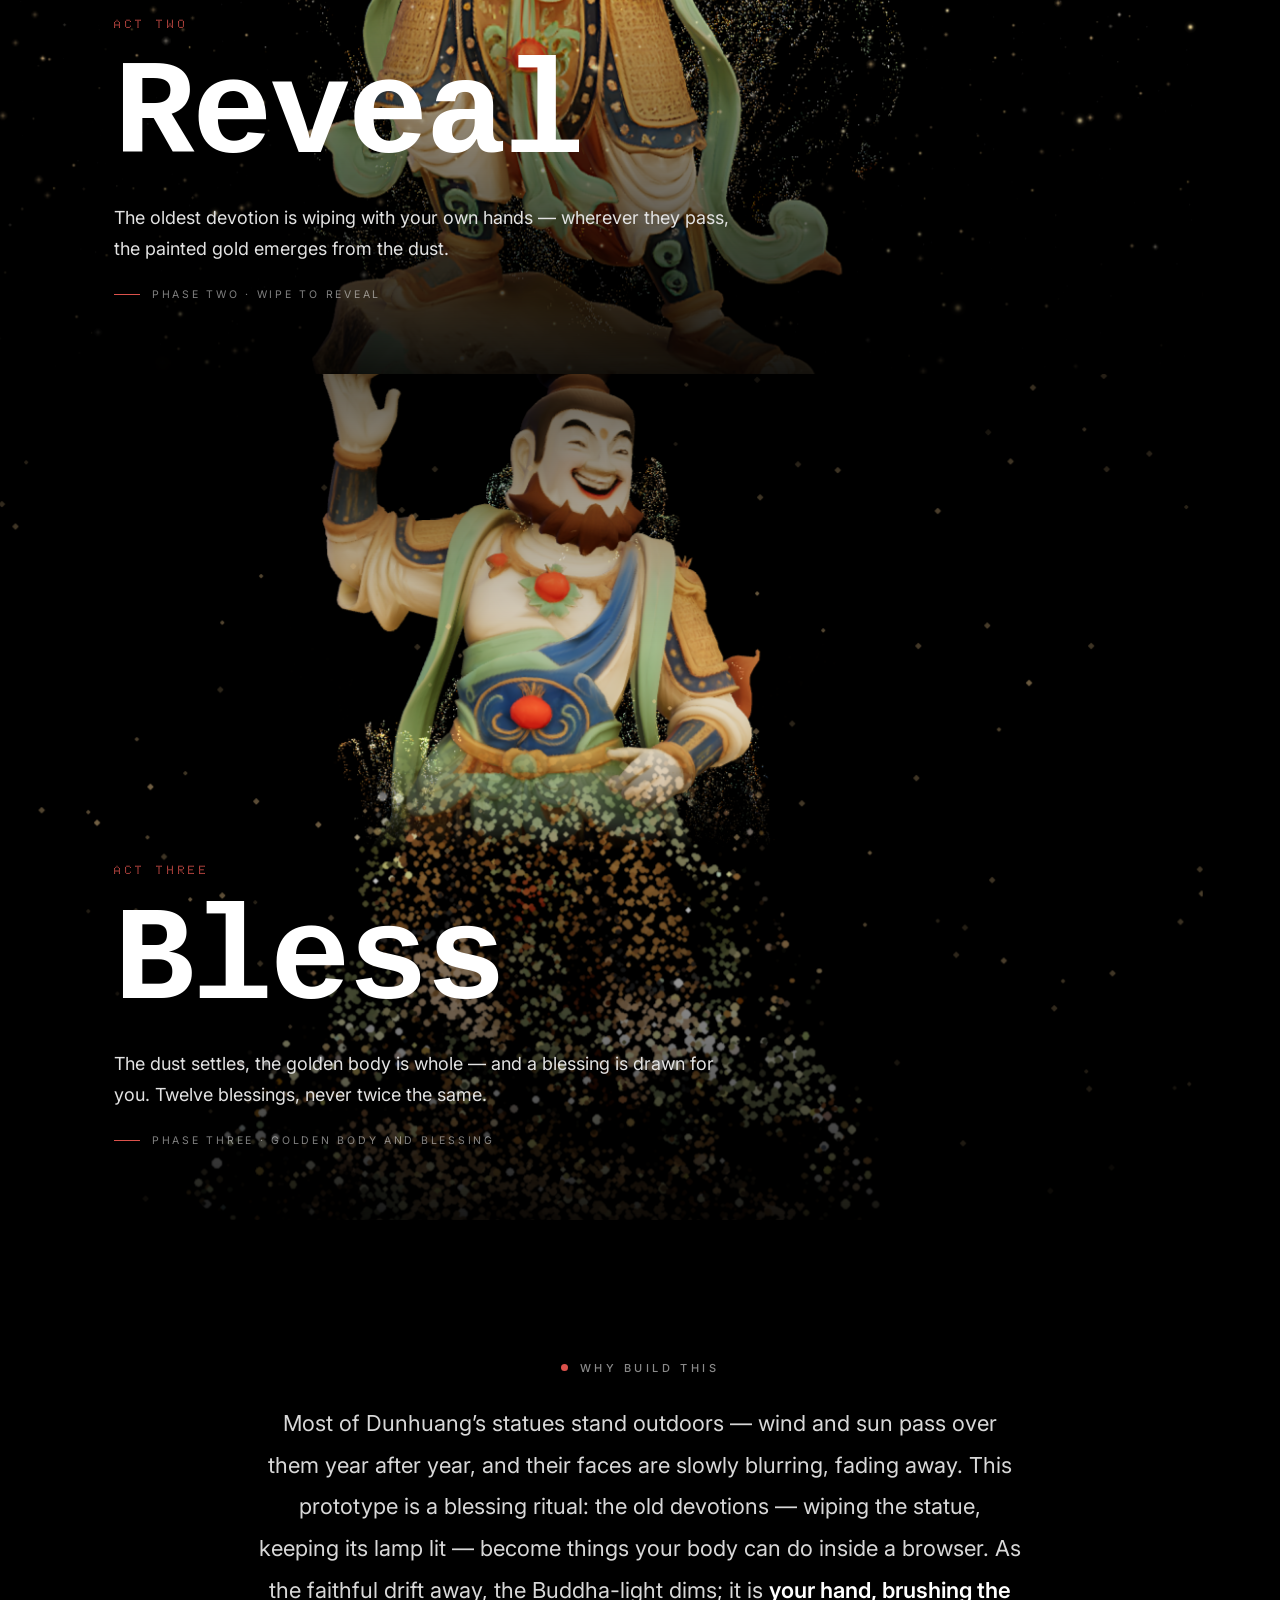
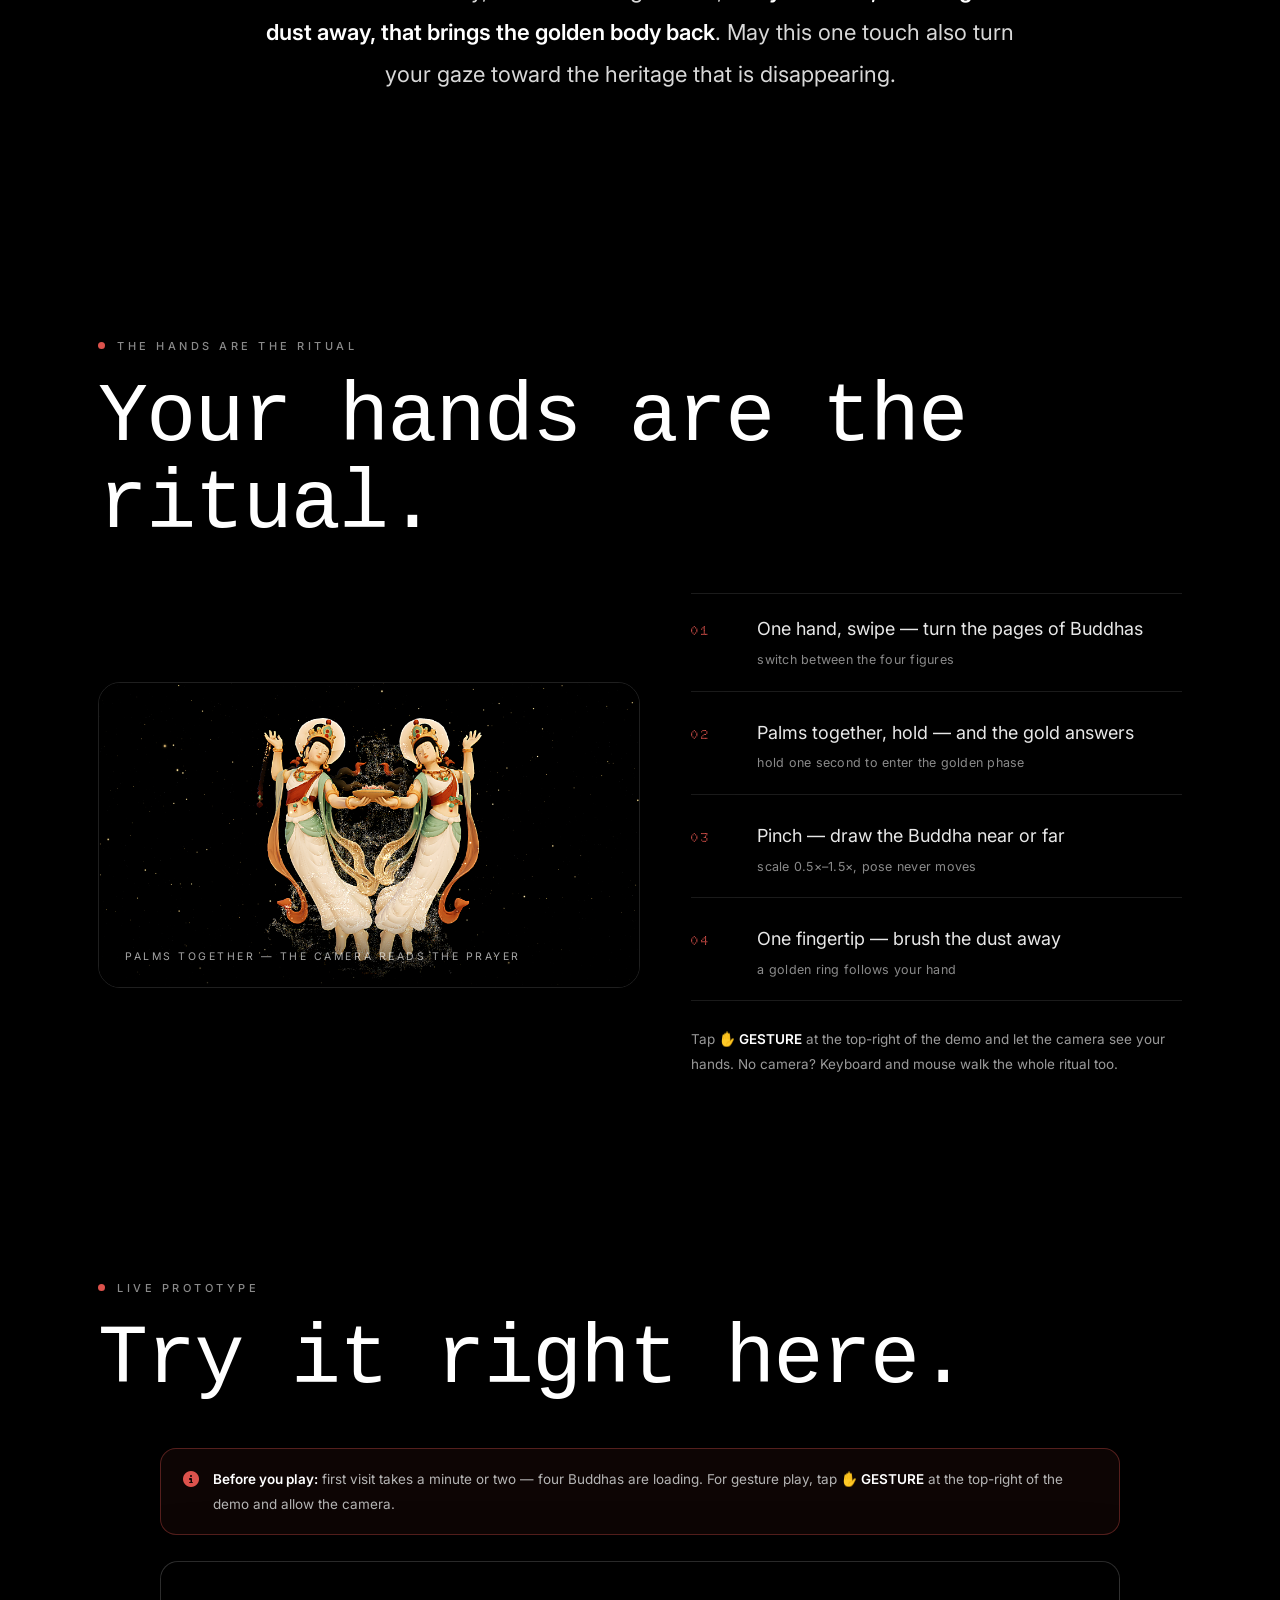
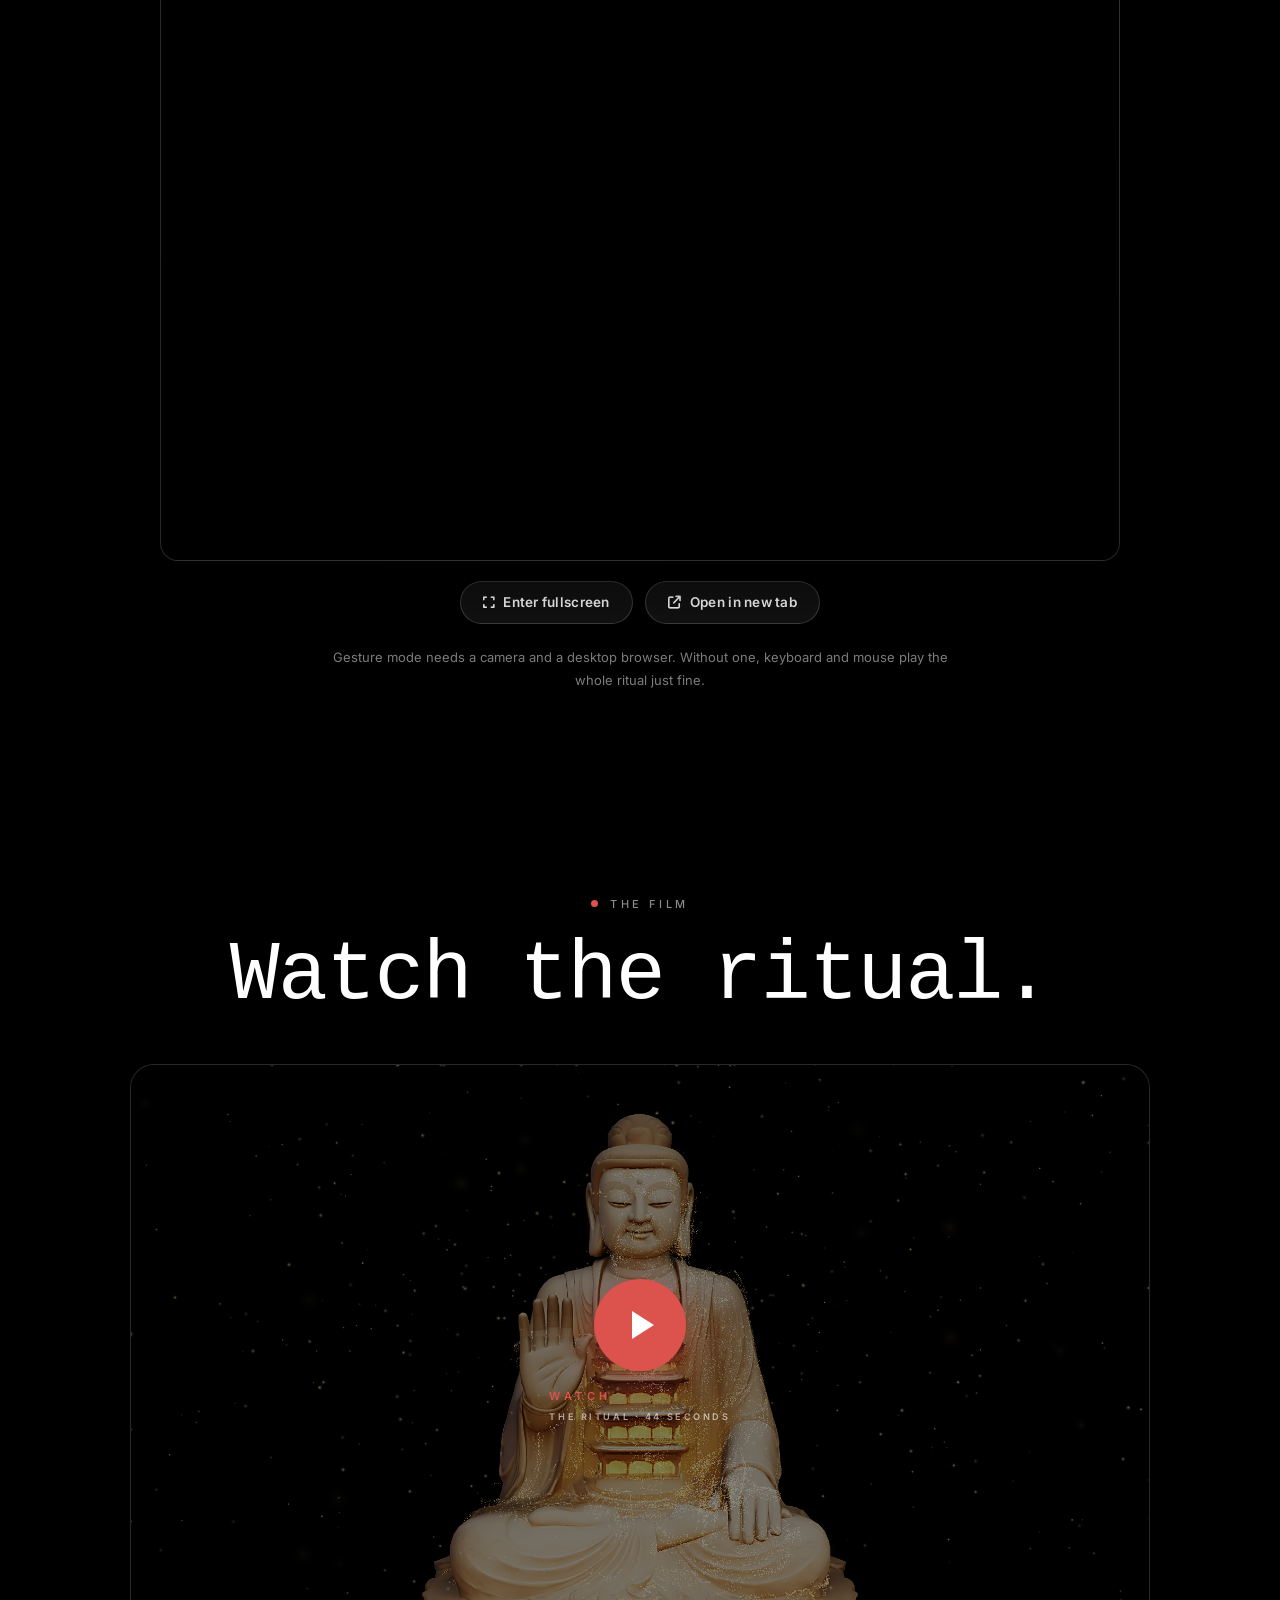
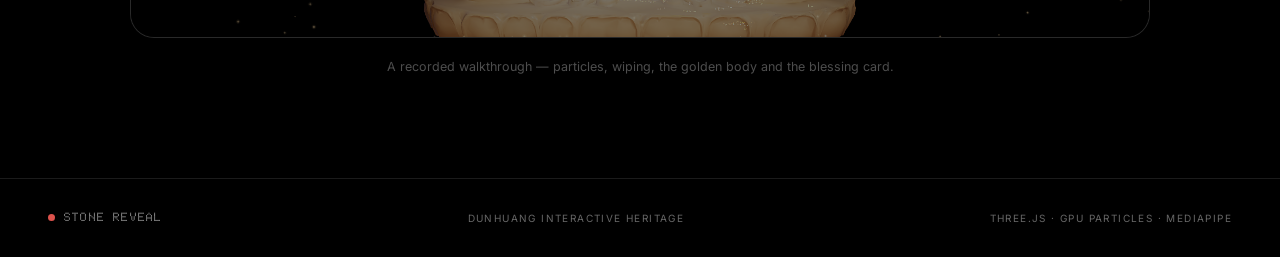
<file: Dunhuang Interactive Heritage project/index.html>
<!doctype html>
<html lang="en">
<head>
<meta charset="utf-8">
<meta name="viewport" content="width=device-width,initial-scale=1,viewport-fit=cover">
<title>Stone Reveal — Dunhuang Interactive Heritage</title>
<meta name="description" content="Stone Reveal — four Dunhuang Buddhas rebuilt as clouds of firefly particles. Wipe away the dust with your hands, reveal the golden body.">
<link rel="preconnect" href="https://fonts.googleapis.com">
<link rel="preconnect" href="https://fonts.gstatic.com" crossorigin>
<link href="https://fonts.googleapis.com/css2?family=Inter:wght@400;500;600&family=Doto:wght@700;800&display=swap" rel="stylesheet">
<link href="https://db.onlinewebfonts.com/c/8cb707a9b8a73f8a7403336b861c3074?family=BubbledotICG-FinePos" rel="stylesheet">
<link rel="stylesheet" href="https://cdnjs.cloudflare.com/ajax/libs/font-awesome/6.5.2/css/all.min.css" integrity="sha512-SnH5WK+bZxgPHs44uWIX+LLJAJ9/2PkPKZ5QiAj6Ta86w+fsb2TkcmfRyVX3pBnMFcV7oQPJkl9QevSCWr3W6A==" crossorigin="anonymous" referrerpolicy="no-referrer">
<link rel="stylesheet" href="styles/main.css">
</head>
<body>
<div class="grain" aria-hidden="true"></div>

<header class="site-header" id="top">
  <div class="header-inner">
    <div class="nav-center">
    <a class="brand" href="#top" aria-label="Stone Reveal — back to top"><span class="dot" aria-hidden="true"></span>STONE&nbsp;REVEAL</a>
    <nav class="nav-pill" aria-label="Primary">
      <a class="nav-link active" href="#intro" data-nav="intro"><span data-en="Intro" data-zh="介绍">Intro</span></a>
      <a class="nav-link" href="#acts" data-nav="acts"><span data-en="Acts" data-zh="三幕">Acts</span></a>
      <a class="nav-link" href="#hands" data-nav="hands"><span data-en="Hands" data-zh="手势">Hands</span></a>
      <a class="nav-link" href="#demo" data-nav="demo"><span data-en="Demo" data-zh="演示">Demo</span></a>
      <a class="nav-link" href="#film" data-nav="film"><span data-en="Film" data-zh="影片">Film</span></a>
    </nav>
  </div>
    <div class="lang-toggle" role="group" aria-label="Language">
      <button type="button" data-lang="en" class="active">EN</button><button type="button" data-lang="zh">中</button>
    </div>
  </div>
</header>

<a class="fab fab-home" href="https://cooleli.github.io/CV-project/#projects" target="_blank" rel="noopener" aria-label="Back home"><svg viewBox="0 0 24 24" width="13" height="13" fill="currentColor" aria-hidden="true"><path d="M12 3l9 8h-3v9h-5v-6H11v6H6v-9H3z"/></svg><span data-en="Back home" data-zh="返回首页">Back home</span></a>

<main>
  <!-- ================= CINEMATIC HERO ================= -->
  <section class="cine-hero" id="hero">
    <div class="px-frame"><img class="px" src="./stone-reveal-hero-particle-buddha.png" alt="Beida Buddha as a cloud of golden particles"></div>
    <div class="hero-tag" data-en="A ritual of revealing" data-zh="一场显影的仪式">A ritual of revealing</div>
    <div class="hero-caption">
      <b data-en="Beida Buddha" data-zh="北大像">Beida Buddha</b>
      <span data-en="as a cloud of firefly dust" data-zh="化作萤火尘埃">as a cloud of firefly dust</span>
    </div>
    <div class="hero-scroll"><span data-en="Scroll" data-zh="下滑">Scroll</span><i class="fa-solid fa-chevron-down" aria-hidden="true"></i></div>
  </section>

  <!-- ================= EDITORIAL TITLE ================= -->
  <section class="title-block" id="intro">
    <div class="rule"></div>
    <div class="title-content">
      <div class="kicker"><span class="rdot" aria-hidden="true"></span><span data-en="Dunhuang Interactive Heritage" data-zh="敦煌互动文化遗产">Dunhuang Interactive Heritage</span></div>
      <h1 class="mega" aria-label="Stone Reveal">
        <span class="ml"><span data-en="STONE" data-zh="石之">STONE</span></span>
        <span class="ml"><span data-en="REVEAL" data-zh="显影">REVEAL</span></span>
      </h1>
      <p class="lede fade-up" data-en="Dunhuang's statues stand outdoors, where wind, sand and sun are slowly erasing their faces. Here, four Buddhas are rebuilt as drifting firefly dust — no headset, no controller, only your hands. Brush the dust away with devotion, and watch the golden body shine again." data-zh="敦煌的造像立在户外，风沙与烈日正一点点抹去它们的面容。这里，四尊佛像被重建成漂浮的萤火尘埃——没有头显，没有手柄，只有你的双手。以虔诚拂去尘埃，看金身重现金光。">Dunhuang's statues stand outdoors, where wind, sand and sun are slowly erasing their faces. Here, four Buddhas are rebuilt as drifting firefly dust — no headset, no controller, only your hands. Brush the dust away with devotion, and watch the golden body shine again.</p>
      <button class="down-arrow" id="downArrow" type="button" aria-label="Scroll to acts"><i class="fa-solid fa-arrow-down" aria-hidden="true"></i></button>
    </div>
    <div class="rule"></div>
  </section>

  <!-- ================= THREE ACTS ================= -->
  <div id="acts">
    <section class="act">
      <div class="px-frame"><img class="px" src="./stone-reveal-act1-feitian-particles.png" alt="Contemplate — the Buddha as particles"></div>
      <div class="act-body">
        <div class="act-no" data-en="Act one" data-zh="第一幕">Act one</div>
        <h2 class="act-title"><span class="ml"><span data-en="Contemplate" data-zh="观想">Contemplate</span></span></h2>
        <p class="act-line fade-up" data-en="Under wind and sand, the Buddha’s face is blurring — for now, the Buddha is a breathing cloud of particles. “Touch gently. The Buddha waits to be lit.”" data-zh="风沙之下，佛的面容正在模糊——此刻，佛是一团会呼吸的粒子云。「轻一点，佛在等你点亮。」">Under wind and sand, the Buddha’s face is blurring — for now, the Buddha is a breathing cloud of particles. “Touch gently. The Buddha waits to be lit.”</p>
        <div class="act-cap" data-en="Phase one · particle contemplation" data-zh="第一阶段 · 粒子观想">Phase one · particle contemplation</div>
      </div>
    </section>
    <section class="act">
      <div class="px-frame"><img class="px" src="./stone-reveal-act2-wipe-reveal.png" alt="Reveal — wiping the dust away"></div>
      <div class="act-body">
        <div class="act-no" data-en="Act two" data-zh="第二幕">Act two</div>
        <h2 class="act-title"><span class="ml"><span data-en="Reveal" data-zh="擦拭">Reveal</span></span></h2>
        <p class="act-line fade-up" data-en="The oldest devotion is wiping with your own hands — wherever they pass, the painted gold emerges from the dust." data-zh="古老的供养，是亲手擦拭——手到之处，彩绘金身从尘埃中显现。">The oldest devotion is wiping with your own hands — wherever they pass, the painted gold emerges from the dust.</p>
        <div class="act-cap" data-en="Phase two · wipe to reveal" data-zh="第二阶段 · 擦拭显现">Phase two · wipe to reveal</div>
      </div>
    </section>
    <section class="act">
      <div class="px-frame"><img class="px" src="./stone-reveal-act3-half-particle-gold.png" alt="Bless — the golden body"></div>
      <div class="act-body">
        <div class="act-no" data-en="Act three" data-zh="第三幕">Act three</div>
        <h2 class="act-title"><span class="ml"><span data-en="Bless" data-zh="赐福">Bless</span></span></h2>
        <p class="act-line fade-up" data-en="The dust settles, the golden body is whole — and a blessing is drawn for you. Twelve blessings, never twice the same." data-zh="尘埃落尽，金身圆满——并为你抽出一张祝福。十二签，签签不同。">The dust settles, the golden body is whole — and a blessing is drawn for you. Twelve blessings, never twice the same.</p>
        <div class="act-cap" data-en="Phase three · golden body and blessing" data-zh="第三阶段 · 金身与祝福卡">Phase three · golden body and blessing</div>
      </div>
    </section>
  </div>

  <!-- ================= WHY ================= -->
  <section class="why">
    <span class="kicker"><span class="rdot" aria-hidden="true"></span><span data-en="Why build this" data-zh="为什么做这个">Why build this</span></span>
    <p class="fade-up" data-en="Most of Dunhuang’s statues stand outdoors — wind and sun pass over them year after year, and their faces are slowly blurring, fading away. This prototype is a blessing ritual: the old devotions — wiping the statue, keeping its lamp lit — become things your body can do inside a browser. As the faithful drift away, the Buddha-light dims; it is <strong>your hand, brushing the dust away, that brings the golden body back</strong>. May this one touch also turn your gaze toward the heritage that is disappearing." data-zh="敦煌的造像大多立在户外——风沙与烈日经年拂过，它们的面容正在一点点模糊、消失。这个原型是一场祈福仪式：古老的供养——擦拭佛像、长明灯火——变成你的身体在浏览器里就能完成的事。信众渐离，佛光渐暗；是<strong>你的手拂去尘埃，让金身重现</strong>。愿这一次触碰，也让你注视那些正在消失的遗产。">Most of Dunhuang’s statues stand outdoors — wind and sun pass over them year after year, and their faces are slowly blurring, fading away. This prototype is a blessing ritual: the old devotions — wiping the statue, keeping its lamp lit — become things your body can do inside a browser. As the faithful drift away, the Buddha-light dims; it is <strong>your hand, brushing the dust away, that brings the golden body back</strong>. May this one touch also turn your gaze toward the heritage that is disappearing.</p>
  </section>

  <!-- ================= HANDS ================= -->
  <section class="section" id="hands">
    <div class="wrap">
      <div class="sec-head">
        <div class="kicker"><span class="rdot" aria-hidden="true"></span><span data-en="The hands are the ritual" data-zh="手即仪式">The hands are the ritual</span></div>
        <h2><span class="ml"><span data-en="Your hands are the ritual." data-zh="你的双手，就是仪式。">Your hands are the ritual.</span></span></h2>
      </div>
      <div class="hands-grid">
        <figure class="hands-img fade-up">
          <img src="./stone-reveal-hands-prayer.png" alt="Praying hands detected by the camera, blessing moment">
          <figcaption data-en="Palms together — the camera reads the prayer" data-zh="双手合十——摄像头读懂了祈愿">Palms together — the camera reads the prayer</figcaption>
        </figure>
        <div>
          <ul class="verses">
            <li class="fade-up"><span class="vn">01</span><span class="vt"><span data-en="One hand, swipe — turn the pages of Buddhas" data-zh="单手一挥——翻过一尊尊佛">One hand, swipe — turn the pages of Buddhas</span><small data-en="switch between the four figures" data-zh="在四尊佛像之间切换">switch between the four figures</small></span></li>
            <li class="fade-up"><span class="vn">02</span><span class="vt"><span data-en="Palms together, hold — and the gold answers" data-zh="双手合十，稍候——金身回应">Palms together, hold — and the gold answers</span><small data-en="hold one second to enter the golden phase" data-zh="保持一秒，进入金身阶段">hold one second to enter the golden phase</small></span></li>
            <li class="fade-up"><span class="vn">03</span><span class="vt"><span data-en="Pinch — draw the Buddha near or far" data-zh="双指捏合——佛像随心远近">Pinch — draw the Buddha near or far</span><small data-en="scale 0.5×–1.5×, pose never moves" data-zh="0.5–1.5 倍缩放，姿态不动">scale 0.5×–1.5×, pose never moves</small></span></li>
            <li class="fade-up"><span class="vn">04</span><span class="vt"><span data-en="One fingertip — brush the dust away" data-zh="一指轻拂——尘埃落尽">One fingertip — brush the dust away</span><small data-en="a golden ring follows your hand" data-zh="金色光环追随你的指尖">a golden ring follows your hand</small></span></li>
          </ul>
          <p class="hands-note fade-up" data-en="Tap <b>✋ GESTURE</b> at the top-right of the demo and let the camera see your hands. No camera? Keyboard and mouse walk the whole ritual too." data-zh="在演示右上角点 <b>✋ GESTURE</b>，让摄像头看见你的手。没有摄像头？键鼠也能走完整个仪式。">Tap <b>✋ GESTURE</b> at the top-right of the demo and let the camera see your hands. No camera? Keyboard and mouse walk the whole ritual too.</p>
        </div>
      </div>
    </div>
  </section>

  <!-- ================= DEMO ================= -->
  <section class="section" id="demo">
    <div class="wrap">
      <div class="sec-head">
        <div class="kicker"><span class="rdot" aria-hidden="true"></span><span data-en="Live prototype" data-zh="可玩的原型">Live prototype</span></div>
        <h2><span class="ml"><span data-en="Try it right here." data-zh="就在这里试试。">Try it right here.</span></span></h2>
      </div>
      <div class="demo-tip fade-up">
        <i class="fa-solid fa-circle-info" aria-hidden="true"></i>
        <p data-en="<b>Before you play:</b> first visit takes a minute or two — four Buddhas are loading. For gesture play, tap <b>✋ GESTURE</b> at the top-right of the demo and allow the camera." data-zh="<b>开始之前：</b>第一次打开要等一两分钟——四尊佛像正在加载。想用手势玩，就点演示右上角的 <b>✋ GESTURE</b> 并允许摄像头。"><b>Before you play:</b> first visit takes a minute or two — four Buddhas are loading. For gesture play, tap <b>✋ GESTURE</b> at the top-right of the demo and allow the camera.</p>
      </div>
      <div class="experience-frame-wrap" id="experienceWrap">
        <div class="experience-frame">
          <iframe class="experience-iframe" title="Stone Reveal — interactive demo"
            src="https://cooleli.github.io/dunhuang-gesture-buddha/"
            allow="camera; microphone; autoplay; fullscreen" loading="lazy"></iframe>
        </div>
        <div class="experience-controls">
          <button class="experience-btn" id="experienceEnterFs" type="button"><i class="fa-solid fa-expand" aria-hidden="true"></i><span data-en="Enter fullscreen" data-zh="进入全屏">Enter fullscreen</span></button>
          <button class="experience-btn" id="experienceExitFs" type="button" hidden><i class="fa-solid fa-compress" aria-hidden="true"></i><span data-en="Exit fullscreen" data-zh="退出全屏">Exit fullscreen</span></button>
          <button class="experience-btn" id="experienceOpenExternal" type="button"><i class="fa-solid fa-arrow-up-right-from-square" aria-hidden="true"></i><span data-en="Open in new tab" data-zh="新标签页打开">Open in new tab</span></button>
        </div>
      </div>
      <p class="demo-note" data-en="Gesture mode needs a camera and a desktop browser. Without one, keyboard and mouse play the whole ritual just fine." data-zh="手势模式需要摄像头和桌面浏览器。没有也没关系，键鼠能完整走完仪式。">Gesture mode needs a camera and a desktop browser. Without one, keyboard and mouse play the whole ritual just fine.</p>
    </div>
  </section>

  <!-- ================= FILM ================= -->
  <section class="section" id="film">
    <div class="wrap">
      <div class="sec-head sec-head-centered">
        <div class="kicker"><span class="rdot" aria-hidden="true"></span><span data-en="The film" data-zh="影片">The film</span></div>
        <h2><span class="ml"><span data-en="Watch the ritual." data-zh="看一场仪式。">Watch the ritual.</span></span></h2>
      </div>
      <div class="film-card fade-up" id="filmCard" role="button" tabindex="0" aria-label="Play the demo film">
        <img class="poster" src="./stone-reveal-film-poster.png" alt="The golden Ruyi Guanyin — film poster">
        <div class="film-play">
          <span class="play-btn" aria-hidden="true"></span>
          <span class="play-label"><span data-en="Watch" data-zh="观看">Watch</span><small data-en="The ritual · 44 seconds" data-zh="完整仪式 · 44 秒">The ritual · 44 seconds</small></span>
        </div>
      </div>
      <p id="filmError" class="film-note" role="status" hidden data-en="The film could not load. Please check your connection and try again." data-zh="影片暂时无法加载，请检查网络后重试。">The film could not load. Please check your connection and try again.</p>
      <p class="film-note" data-en="A recorded walkthrough — particles, wiping, the golden body and the blessing card." data-zh="完整仪式的录屏——粒子、擦拭、金身和祝福卡。">A recorded walkthrough — particles, wiping, the golden body and the blessing card.</p>
    </div>
  </section>
</main>

<footer class="site-footer">
  <span class="fbrand"><span class="dot" aria-hidden="true"></span><span data-en="Stone Reveal" data-zh="石之显影">Stone Reveal</span></span>
  <span data-en="Dunhuang Interactive Heritage" data-zh="敦煌互动文化遗产">Dunhuang Interactive Heritage</span>
  <span data-en="Three.js · GPU Particles · MediaPipe" data-zh="Three.js · GPU 粒子 · MediaPipe">Three.js · GPU Particles · MediaPipe</span>
</footer>

<div class="fab-stack">
  <button class="fab" id="backToTop" type="button" aria-label="Back to top">
    <i class="fa-solid fa-arrow-up" aria-hidden="true"></i>
    <span data-en="Back to top" data-zh="返回顶部">Back to top</span>
  </button>
</div>

<script src="scripts/app.js" defer></script>
</body>
</html>
</file>
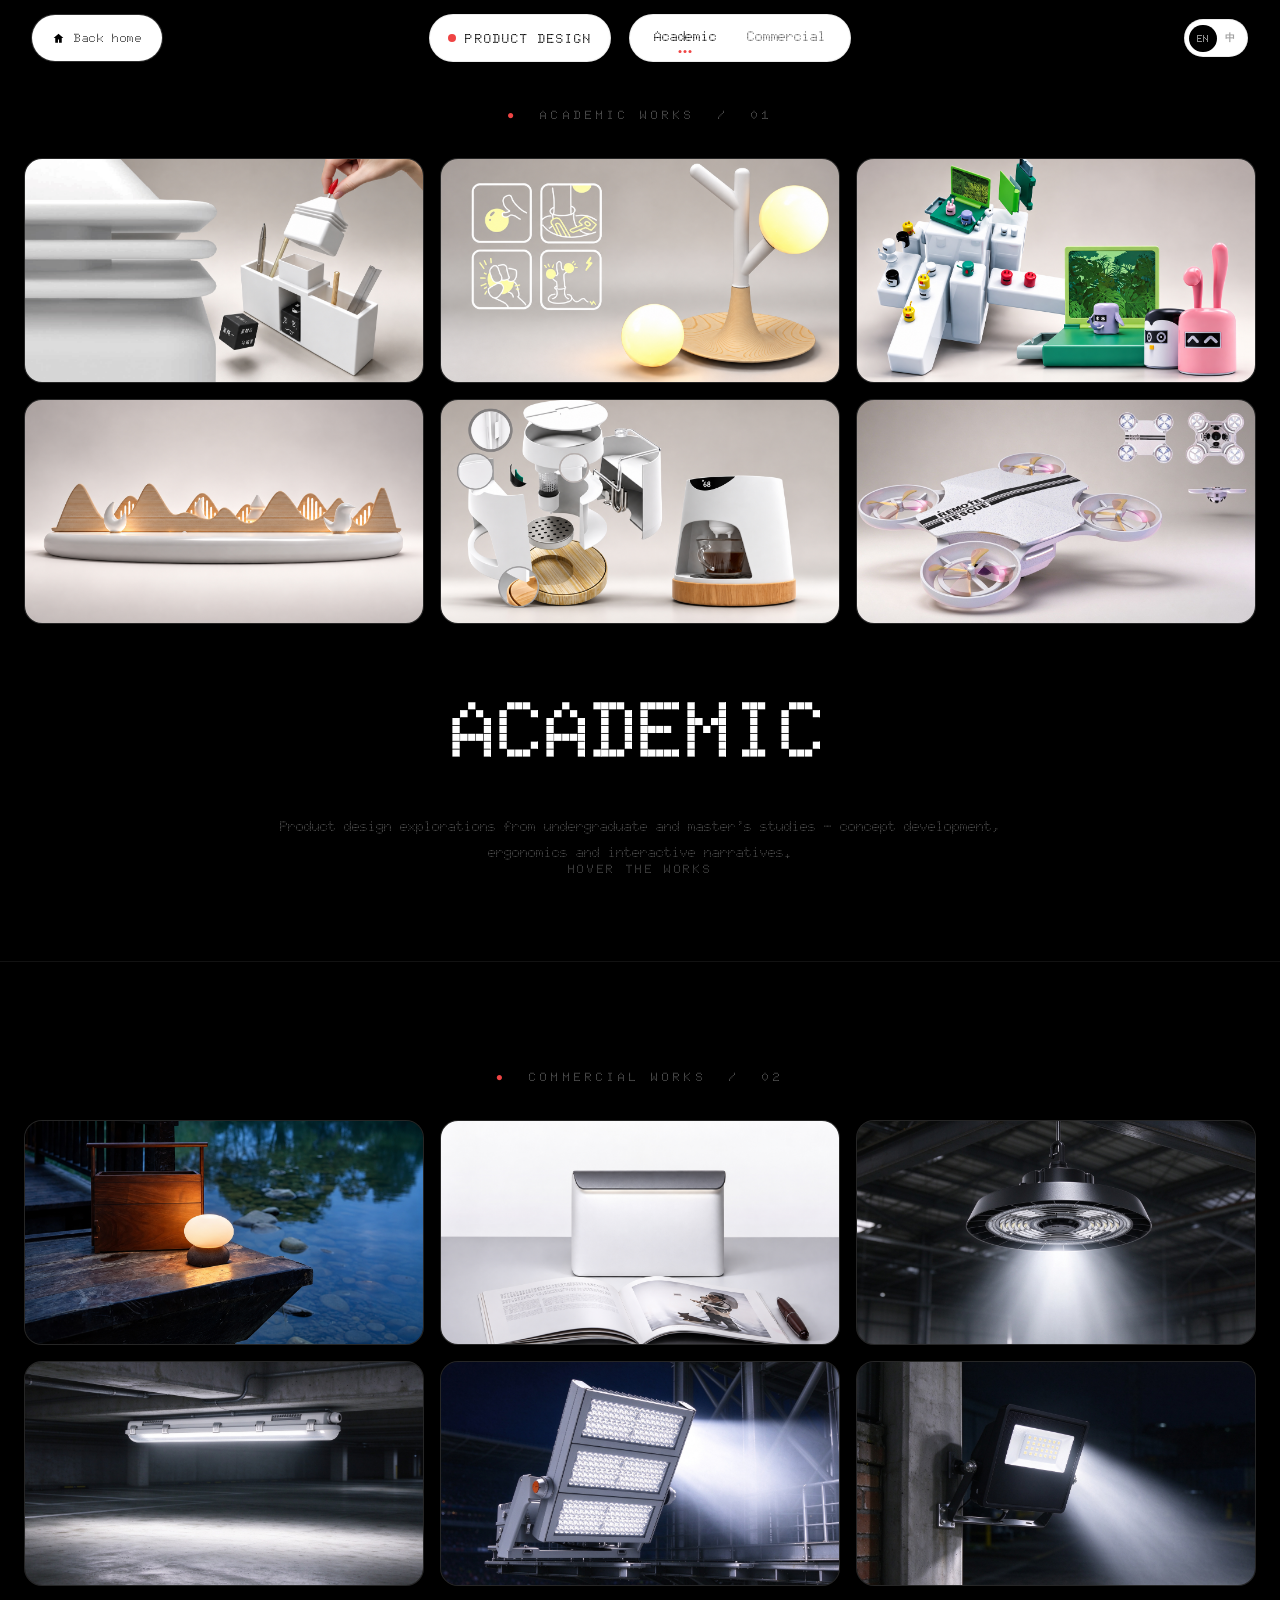
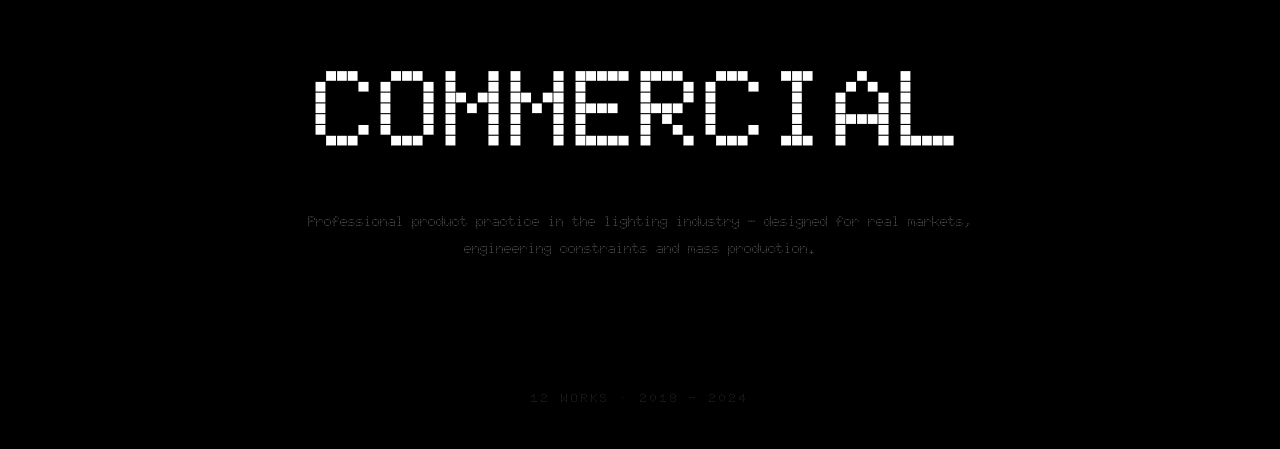
<file: Product Design project/index.html>
<!DOCTYPE html>
<html lang="en">
<head>
<meta charset="UTF-8">
<meta name="viewport" content="width=device-width, initial-scale=1.0">
<title>Product Design — Hover Gallery</title>
<link rel="preconnect" href="https://fonts.googleapis.com">
<link rel="preconnect" href="https://fonts.gstatic.com" crossorigin>
<link href="https://fonts.googleapis.com/css2?family=Doto:wght@400;700;800;900&display=swap" rel="stylesheet">
<link rel="stylesheet" href="./styles.css">
</head>
<body>

  <a class="fab fab-home" href="https://cooleli.github.io/CV-project/#projects" target="_blank" rel="noopener" aria-label="Back home"><svg viewBox="0 0 24 24" width="13" height="13" fill="currentColor" aria-hidden="true"><path d="M12 3l9 8h-3v9h-5v-6H11v6H6v-9H3z"/></svg><span data-en="Back home" data-zh="返回首页">Back home</span></a>
  <header class="topbar">
    <div class="topbar-inner">
      <div class="nav-center">
      <span class="brand"><span class="dot"></span>PRODUCT&nbsp;DESIGN</span>
      <nav class="nav-pill" aria-label="Sections">
        <a class="nav-link active" href="#partA" data-nav="a"><span data-en="Academic" data-zh="在校设计">Academic</span></a>
        <a class="nav-link" href="#partB" data-nav="b"><span data-en="Commercial" data-zh="商业设计">Commercial</span></a>
      </nav>
    </div>
      <div class="lang-toggle" role="group" aria-label="Language">
        <button type="button" data-lang="en" class="on">EN</button><button type="button" data-lang="zh">中</button>
      </div>
    </div>
  </header>

  <!-- 在校设计 / Academic -->
  <section class="part" id="partA">
    <div class="part-kicker"><span class="dot">●</span>&nbsp; <span data-en="Academic Works" data-zh="在校设计">Academic Works</span> &nbsp;/&nbsp; 01</div>
    <div class="members" id="membersA">
      <div class="name-wrap" id="nameWrapA"><div class="giant" id="nameA"></div></div>
      <p class="desc" id="descA"></p>
    </div>
  </section>

  <!-- 商业设计 / Commercial -->
  <section class="part" id="partB">
    <div class="part-kicker"><span class="dot">●</span>&nbsp; <span data-en="Commercial Works" data-zh="商业设计">Commercial Works</span> &nbsp;/&nbsp; 02</div>
    <div class="members" id="membersB">
      <div class="name-wrap" id="nameWrapB"><div class="giant" id="nameB"></div></div>
      <p class="desc" id="descB"></p>
    </div>
  </section>

  <div class="footer">12 WORKS · 2018 — 2024</div>

  <!-- click viewer: photo expands to fill the frame -->
  <div id="viewer" hidden>
    <div class="viewer-backdrop" id="viewerBackdrop"></div>
    <img id="viewerImg" alt="">
    <div class="viewer-kicker" id="viewerKicker"></div>
    <div class="giant viewer-name" id="viewerName"></div>
    <p class="viewer-desc" id="viewerDesc"></p>
    <div class="viewer-hint" data-en="Click image to zoom · Click elsewhere or ESC to close" data-zh="点击图片缩放 · 点击别处或按 ESC 关闭">Click image to zoom · Click elsewhere or ESC to close</div>
    <button id="viewerClose" type="button" aria-label="Close">✕</button>
  </div>

  <div id="badge"><div class="badge-dot">↗</div></div>
  <div class="hint" id="hint" data-en="Hover the works" data-zh="悬停查看作品">Hover the works</div>

  <script src="./app.js"></script>

</body>
</html>
</file>
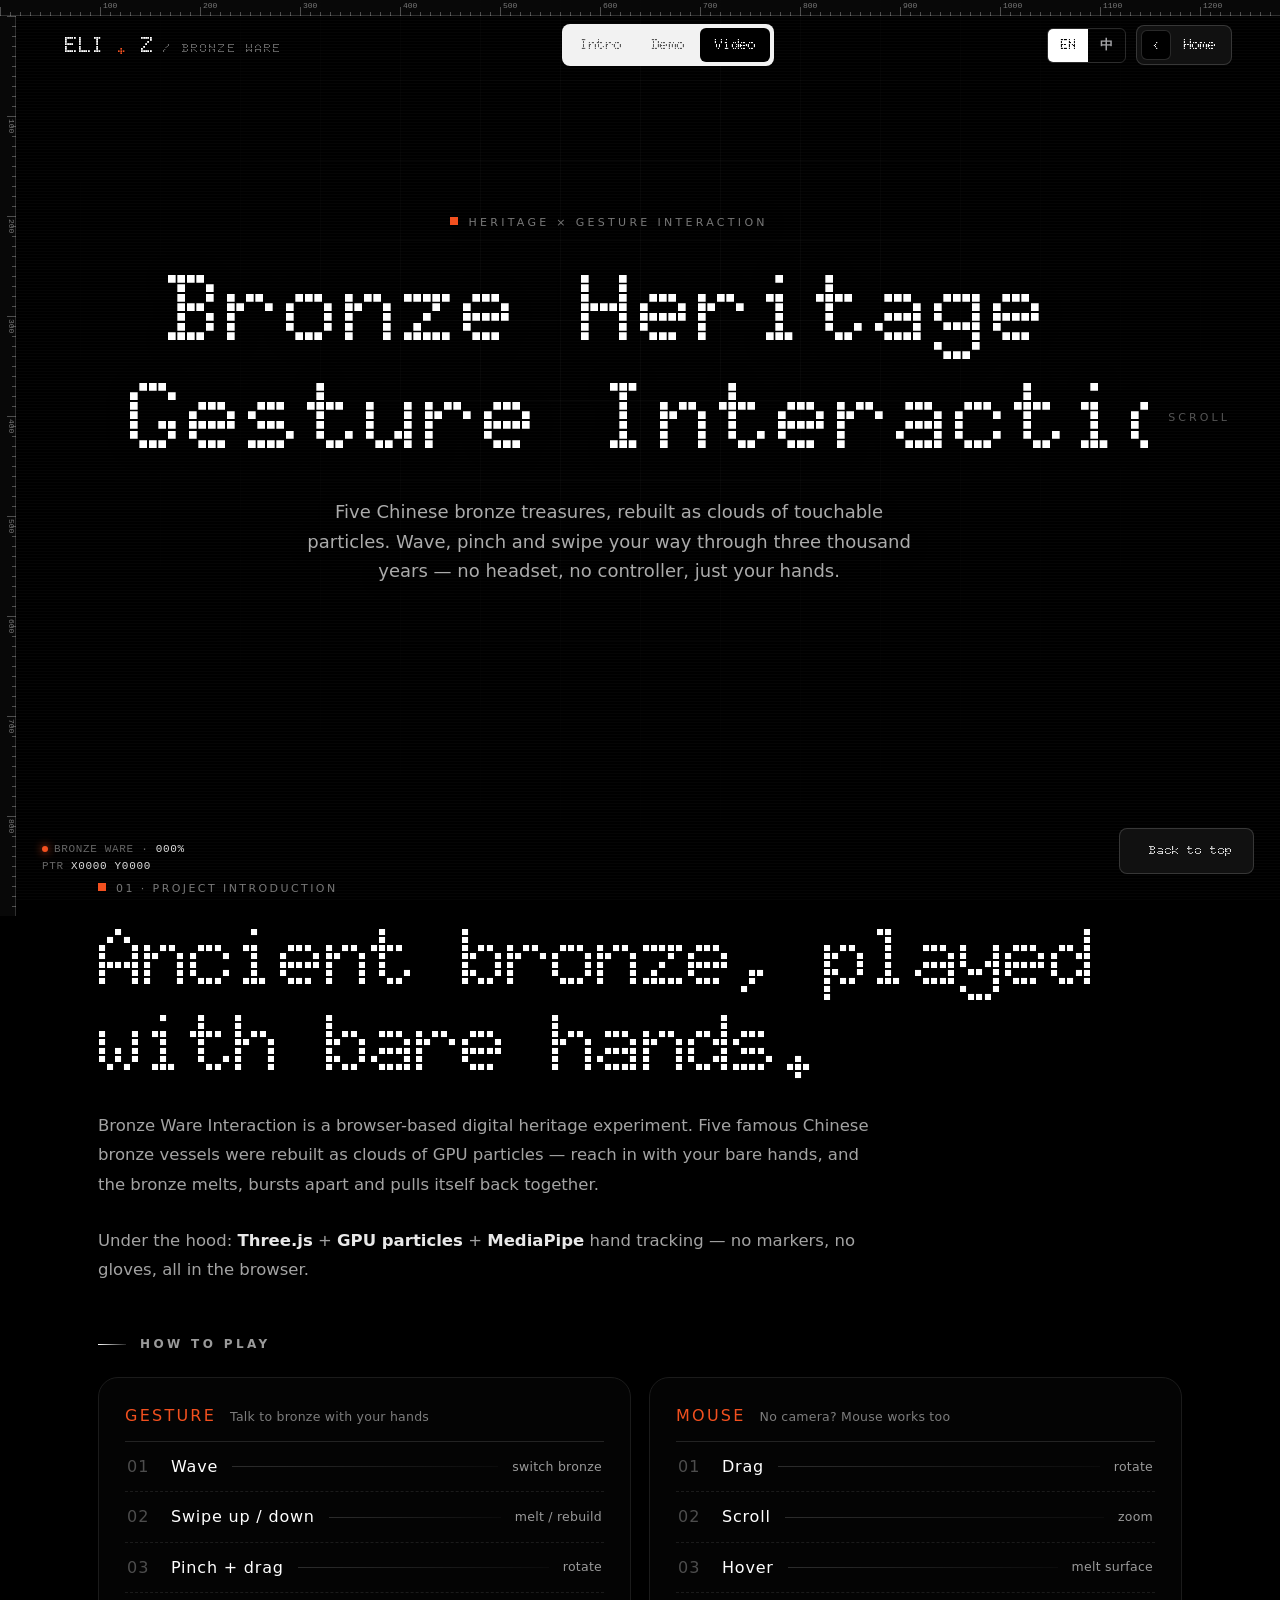
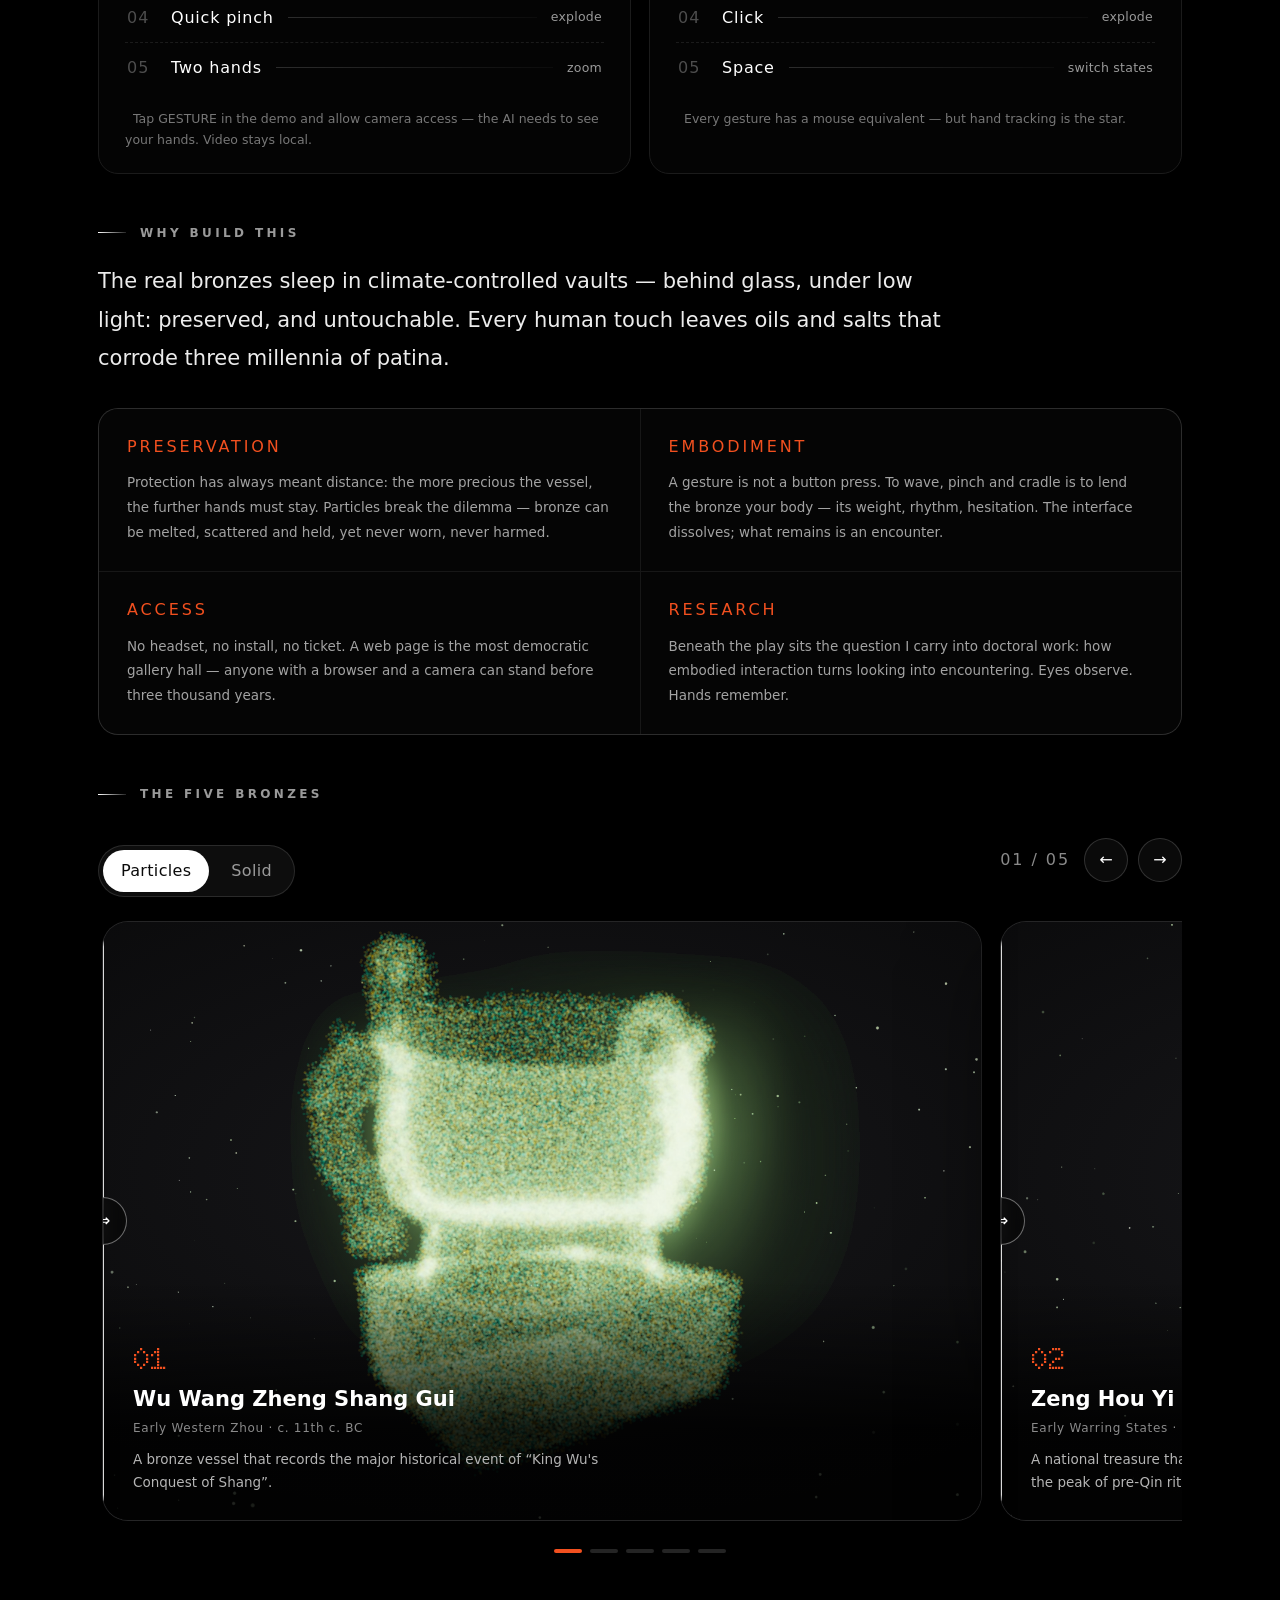
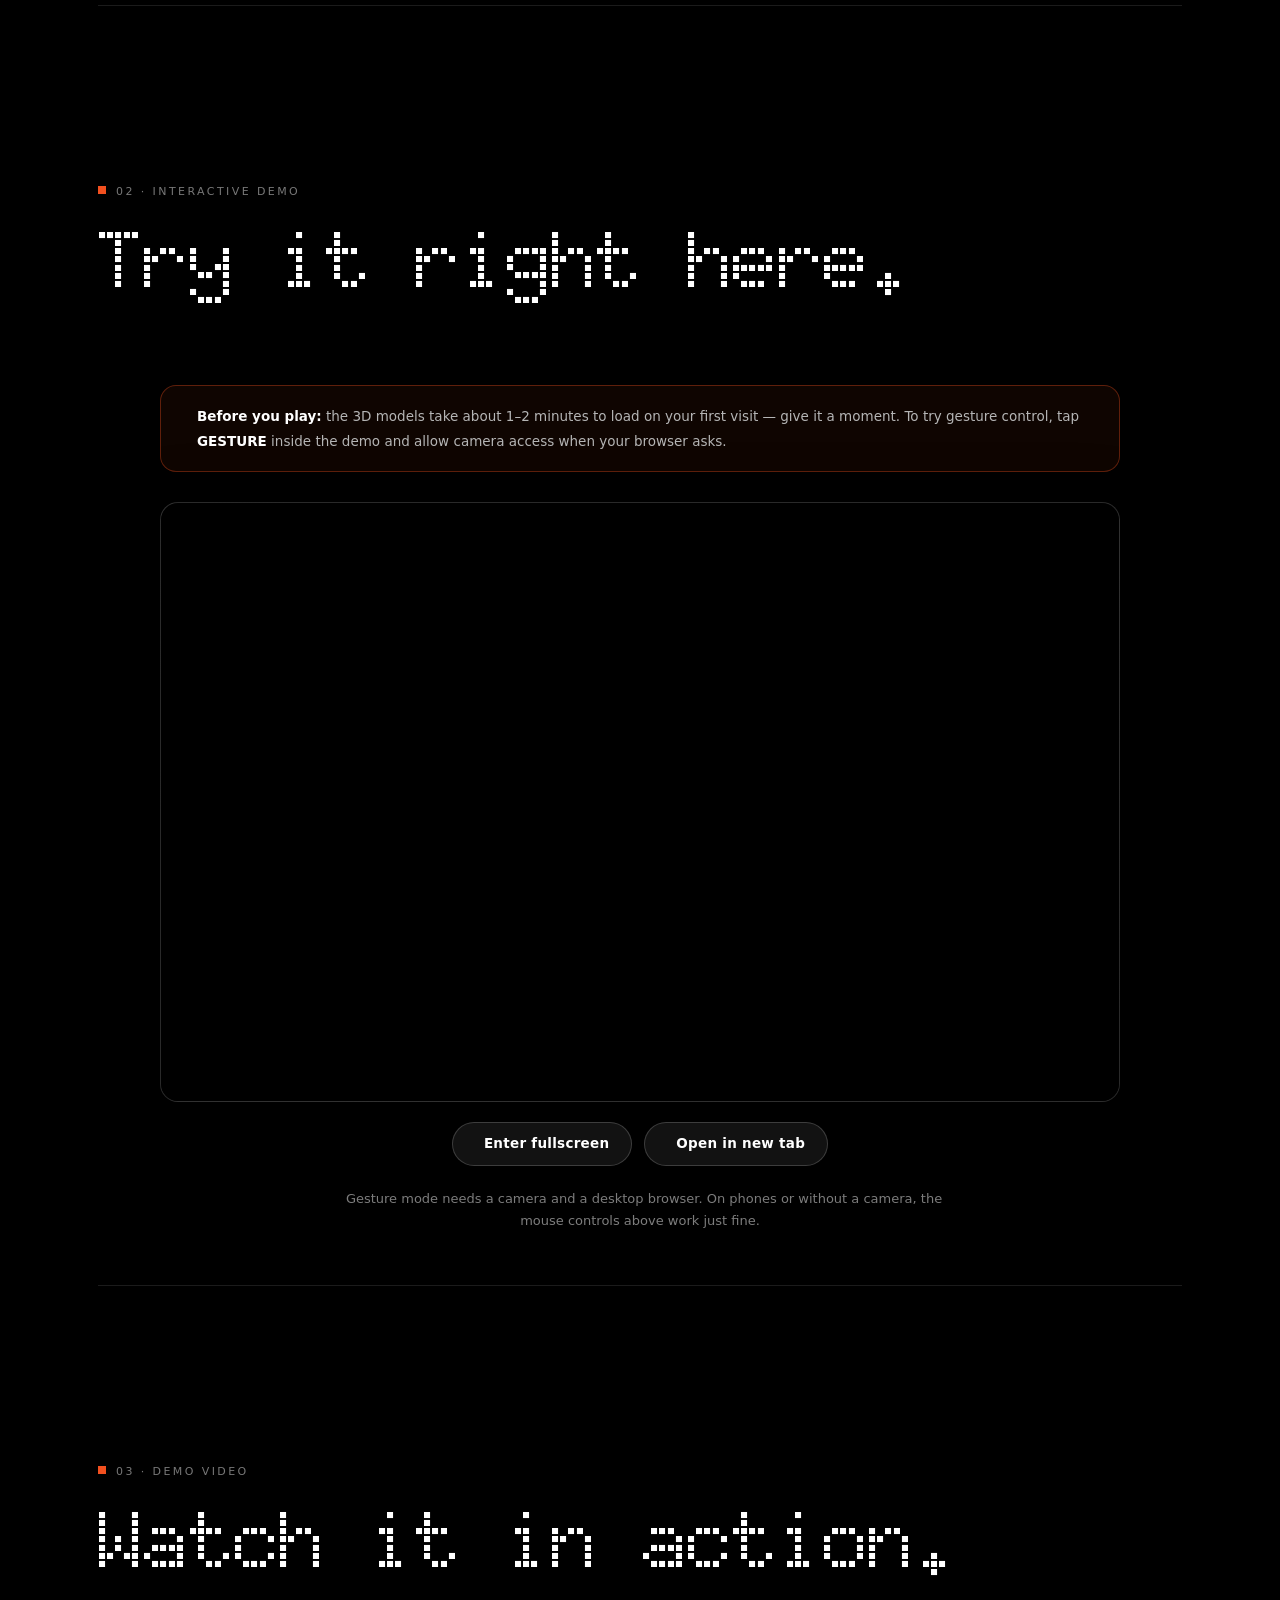
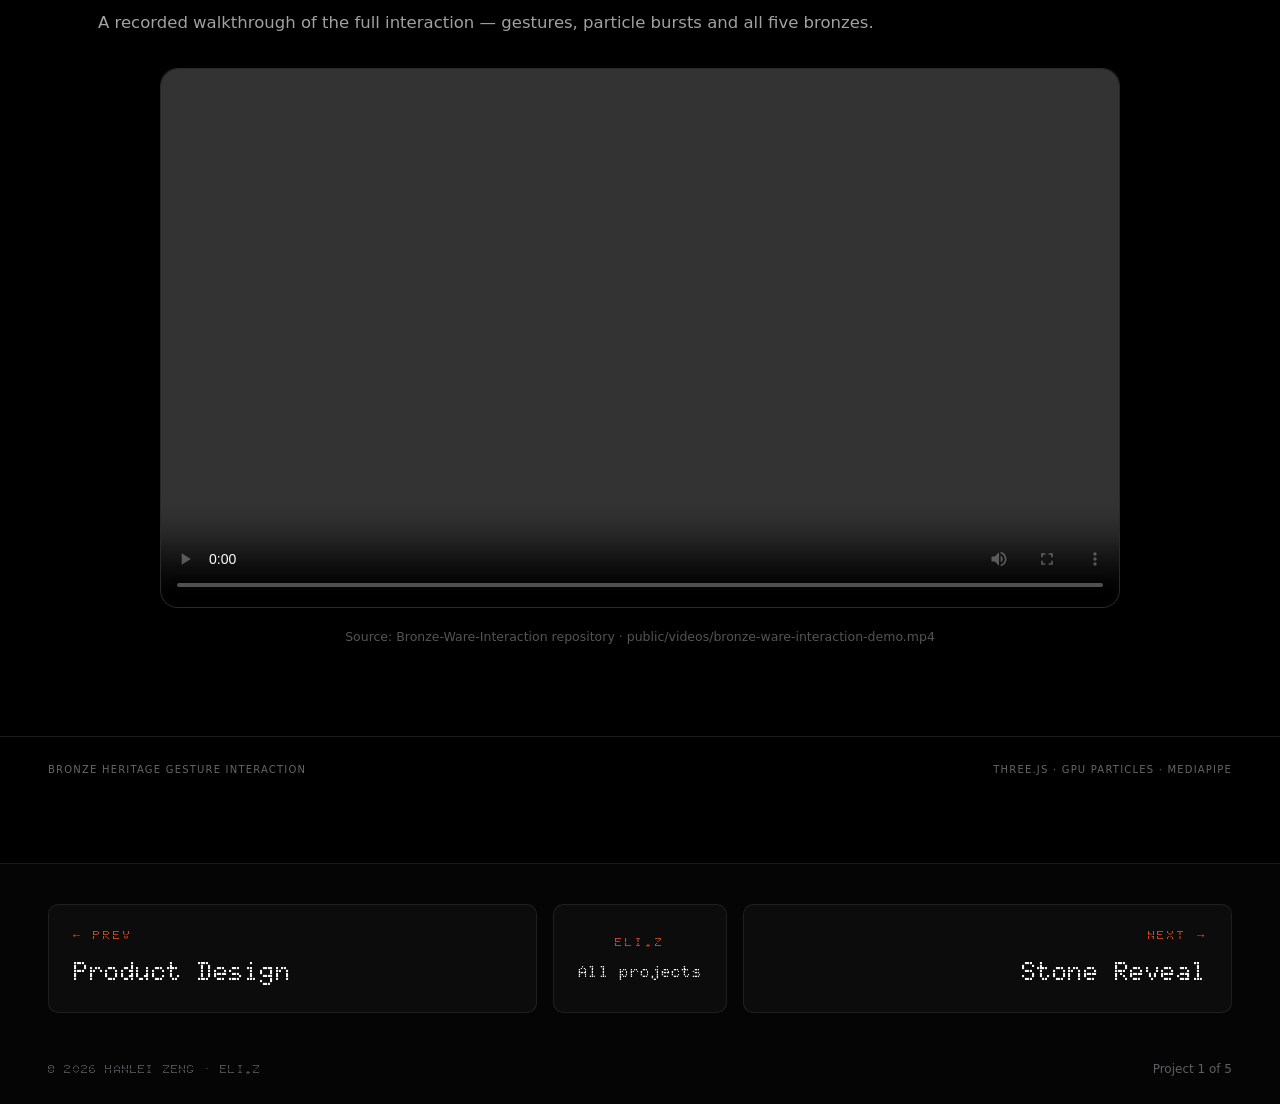
<file: Bronze Heritage Gesture Interaction project/v2.html>
<!doctype html>
<html lang="en">
<head>
<meta charset="utf-8">
<meta name="viewport" content="width=device-width,initial-scale=1,viewport-fit=cover">
<title>Bronze Heritage Gesture Interaction</title>
<meta name="description" content="Bronze Heritage Gesture Interaction — five Chinese bronze treasures rebuilt as touchable particles. Wave, pinch and swipe through three thousand years.">
<link rel="preconnect" href="https://fonts.googleapis.com">
<link rel="preconnect" href="https://fonts.gstatic.com" crossorigin>

<link rel="stylesheet" href="https://cdnjs.cloudflare.com/ajax/libs/font-awesome/6.5.2/css/all.min.css" media="print" onload="this.media=\'all\'" integrity="sha512-SnH5WK+bZxgPHs44uWIX+LLJAJ9/2PkPKZ5QiAj6Ta86w+fsb2TkcmfRyVX3pBnMFcV7oQPJkl9QevSCWr3W6A==" crossorigin="anonymous" referrerpolicy="no-referrer">
<link rel="stylesheet" href="styles-v2.css">
<style id="eli-theme">/* ===== ELI.Z unified theme layer (matches CV homepage) ===== */
:root{--red:#f2501f;--red-deep:#d9441a;--pink:#f2501f;--pink-deep:#d9441a;--accent:#f2501f;
  --eli-red:#f2501f;--eli-glow:rgba(242,80,31,.45);--eli-line:rgba(255,255,255,.08);--eli-line2:rgba(255,255,255,.16);
  --eli-sans:"PingFang SC","PingFang TC","苹方-简","Helvetica Neue","Noto Sans SC","Microsoft YaHei",system-ui,sans-serif;
  --eli-dot:"Doto",ui-monospace,monospace;--eli-ease:cubic-bezier(.22,1,.36,1)}
html{scroll-behavior:smooth}
body{font-family:var(--eli-sans)}
::selection{background:var(--eli-red);color:#fff}
:focus-visible{outline:1px solid var(--eli-red)!important;outline-offset:3px}

/* background layers, same as homepage */
.eli-grid{position:fixed;inset:0;z-index:0;pointer-events:none;
  background-image:linear-gradient(var(--eli-line) 1px,transparent 1px),linear-gradient(90deg,var(--eli-line) 1px,transparent 1px);
  background-size:80px 80px;-webkit-mask-image:radial-gradient(ellipse at 50% 30%,#000 20%,transparent 75%);mask-image:radial-gradient(ellipse at 50% 30%,#000 20%,transparent 75%);opacity:.45}
.eli-scan{position:fixed;inset:0;z-index:1;pointer-events:none;background:repeating-linear-gradient(0deg,rgba(255,255,255,.018) 0 1px,transparent 1px 3px)}
.eli-glow{position:fixed;left:0;top:0;width:520px;height:520px;border-radius:50%;pointer-events:none;z-index:1;
  background:radial-gradient(circle,rgba(255,255,255,.05),transparent 65%);transform:translate(-50%,-50%);opacity:0;transition:opacity .4s}

/* ---------- header: homepage style ---------- */
.site-header,.topbar{background:transparent!important;-webkit-backdrop-filter:none!important;backdrop-filter:none!important;
  padding:14px clamp(18px,4vw,48px)!important;border-bottom:1px solid transparent;transition:background .4s,border-color .4s;pointer-events:none}
.site-header.eli-scrolled,.topbar.eli-scrolled{background:rgba(5,5,5,.72)!important;-webkit-backdrop-filter:blur(14px)!important;backdrop-filter:blur(14px)!important;border-color:var(--eli-line)}
.header-inner,.topbar-inner{max-width:none!important;display:flex!important;align-items:center;justify-content:space-between;gap:16px;pointer-events:auto}
.nav-center{display:flex!important;align-items:center;gap:22px;min-width:0;flex:1 1 auto}
.site-header .brand,.topbar .brand{display:none!important}
.eli-brand{display:inline-flex;align-items:baseline;gap:10px;font-family:var(--eli-dot);font-weight:800;font-size:22px;letter-spacing:.04em;color:#fff;text-decoration:none;white-space:nowrap;flex:0 0 auto}
.eli-brand b{color:var(--eli-red)}
.eli-brand small{font-size:12px;letter-spacing:.18em;color:#777;font-weight:800}
.eli-brand:hover small{color:var(--eli-red)}
.nav-pill{height:auto!important;background:#f2f2f2!important;border:0!important;border-radius:8px!important;box-shadow:none!important;padding:4px!important;gap:2px!important;margin:0 auto!important;flex:0 1 auto!important;width:auto!important}
.nav-pill .nav-link,.nav-pill a.nl,.nav-pill a{font-family:var(--eli-dot)!important;font-weight:800!important;font-size:14px!important;letter-spacing:.02em!important;
  padding:7px 14px!important;border-radius:6px;color:#555!important;transition:color .3s,background .3s}
.nav-pill .nav-link::after,.nav-pill a.nl::after,.nav-pill a::before{display:none!important}
.nav-pill a:hover{color:#000!important}
.nav-pill a.active,.nav-pill a.on{color:#fff!important;background:#000!important}
.eli-tools{display:flex;align-items:center;gap:10px;flex:0 0 auto}
.lang-toggle,.site-header .lang{display:flex!important;align-items:stretch;height:auto!important;background:transparent!important;border:1px solid var(--eli-line2)!important;border-radius:6px!important;box-shadow:none!important;padding:0!important;overflow:hidden}
.lang .knob{display:none!important}
.lang-toggle button,.site-header .lang button{font-family:var(--eli-dot)!important;font-weight:800!important;font-size:13px!important;background:none!important;border:0!important;border-radius:0!important;color:#a3a3a6!important;opacity:1!important;padding:7px 12px!important;cursor:pointer;transition:background .25s,color .25s}
.lang-toggle button.active,.lang-toggle button.on,.site-header .lang button.on{background:#fff!important;color:#000!important}
/* back home button lives in header */
.eli-home{display:flex;align-items:center;gap:12px;font-family:var(--eli-dot);font-weight:800;font-size:14px;padding:4px 16px 4px 4px;border-radius:8px;background:#111;border:1px solid var(--eli-line2);color:#fff;text-decoration:none;white-space:nowrap;transition:all .3s var(--eli-ease)}
.eli-home i{width:30px;height:30px;border-radius:6px;display:grid;place-items:center;background:#000;border:1px solid var(--eli-line2);font-style:normal;transition:background .3s,transform .3s var(--eli-ease)}
.eli-home:hover{border-color:var(--eli-red);box-shadow:0 0 24px var(--eli-glow)}
.eli-home:hover i{background:var(--eli-red);border-color:var(--eli-red);transform:translateX(-2px)}
.fab-home{display:none!important}
@media (max-width:900px){.nav-pill{display:none!important}.eli-brand small{display:none}}
@media (max-width:520px){.eli-home span{display:none}.eli-home{padding:4px}}

/* floating buttons: homepage square style */
.fab{border-radius:8px!important;background:#111!important;color:#fff!important;border:1px solid var(--eli-line2)!important;box-shadow:none!important;font-family:var(--eli-dot)!important;font-weight:800!important;transition:all .3s var(--eli-ease)!important}
.fab:hover{background:#111!important;border-color:var(--eli-red)!important;box-shadow:0 0 24px var(--eli-glow)!important;color:#fff!important}
.fab i,.fab svg{color:var(--eli-red)}

/* generic button feedback */
button,.fab,.eli-home,.eli-next a,a[class*="btn"]{-webkit-tap-highlight-color:transparent}
button:active,.fab:active,.eli-home:active,a[class*="btn"]:active{transform:scale(.97)}
.eli-ping{position:fixed;width:10px;height:10px;border:1px solid var(--eli-red);pointer-events:none;z-index:9998;transform:translate(-50%,-50%);animation:eliPing .5s var(--eli-ease) forwards}
@keyframes eliPing{to{width:46px;height:46px;opacity:0}}

/* design-software chrome: rulers, guides, inspector */
.eli-rx,.eli-ry{position:fixed;left:0;top:0;z-index:58;pointer-events:none}
.eli-ry{top:16px}
.eli-gx,.eli-gy{position:fixed;z-index:39;pointer-events:none;opacity:0;transition:opacity .3s}
.eli-gx{left:16px;right:0;top:0;height:0;border-top:1px dashed rgba(242,80,31,.32)}
.eli-gy{top:16px;bottom:0;left:0;width:0;border-left:1px dashed rgba(242,80,31,.32)}
html.eli-chrome .site-header,html.eli-chrome .topbar{padding-top:24px!important;padding-left:calc(16px + clamp(18px,4vw,48px))!important}
.eli-sel{position:fixed;pointer-events:none;z-index:57;border:1px solid var(--eli-red);opacity:0;transition:opacity .2s,left .18s var(--eli-ease),top .18s var(--eli-ease),width .18s var(--eli-ease),height .18s var(--eli-ease)}
.eli-sel.on{opacity:1}
.eli-sel i{position:absolute;width:7px;height:7px;background:#fff;border:1px solid var(--eli-red)}
.eli-sel i:nth-child(1){left:-4px;top:-4px}.eli-sel i:nth-child(2){right:-4px;top:-4px}.eli-sel i:nth-child(3){left:-4px;bottom:-4px}.eli-sel i:nth-child(4){right:-4px;bottom:-4px}
.eli-sel span{position:absolute;left:-1px;top:-21px;font:10.5px/1 ui-monospace,monospace;background:var(--eli-red);color:#fff;padding:4px 6px;white-space:nowrap}
.eli-sel em{position:absolute;left:50%;bottom:-22px;transform:translateX(-50%);font:10.5px/1 ui-monospace,monospace;font-style:normal;background:var(--eli-red);color:#fff;border-radius:3px;padding:4px 6px;white-space:nowrap}

/* progress + HUD */
.eli-progress{position:fixed;left:0;top:0;height:2px;width:0;background:var(--eli-red);z-index:200;box-shadow:0 0 10px var(--eli-glow)}
.eli-hud{position:fixed;left:calc(16px + clamp(14px,2.4vw,26px));bottom:clamp(14px,2.4vw,26px);z-index:55;font:11px/1.5 ui-monospace,monospace;color:#666;letter-spacing:.06em;pointer-events:none}
.eli-hud b{color:#ddd;font-weight:400}.eli-hud .d{display:inline-block;width:6px;height:6px;border-radius:50%;background:var(--eli-red);margin-right:6px;box-shadow:0 0 8px var(--eli-red);animation:eliBlink 1.6s infinite}
@keyframes eliBlink{50%{opacity:.25}}
@media (max-width:700px){.eli-hud{display:none}}

/* next project bar */
.eli-next{position:relative;z-index:3;display:grid;grid-template-columns:1fr auto 1fr;gap:16px;align-items:stretch;padding:40px clamp(18px,4vw,48px) 30px;border-top:1px solid var(--eli-line);background:#050505;margin-top:60px}
.eli-next a{display:flex;flex-direction:column;gap:8px;padding:22px 24px;border:1px solid var(--eli-line);border-radius:10px;background:#0c0c0d;color:#f5f5f5;text-decoration:none;position:relative;overflow:hidden;transition:border-color .35s,box-shadow .35s}
.eli-next a::before{content:"";position:absolute;inset:0;background:radial-gradient(400px circle at var(--x,50%) var(--y,50%),rgba(242,80,31,.16),transparent 60%);opacity:0;transition:opacity .35s}
.eli-next a:hover{border-color:var(--eli-red);box-shadow:0 0 30px rgba(242,80,31,.18)}
.eli-next a:hover::before{opacity:1}
.eli-next small{font-family:var(--eli-dot);font-weight:800;font-size:12px;letter-spacing:.24em;color:var(--eli-red)}
.eli-next strong{font-family:var(--eli-dot);font-weight:800;font-size:clamp(18px,2vw,26px);letter-spacing:.02em}
.eli-next .nx{text-align:right;align-items:flex-end}
.eli-next .hm{justify-content:center;align-items:center;min-width:140px}
.eli-next .hm strong{font-size:16px}
.eli-foot{position:relative;z-index:3;display:flex;justify-content:space-between;flex-wrap:wrap;gap:8px 24px;padding:18px clamp(18px,4vw,48px) 26px;background:#050505;color:#5f5f63;font-size:12px}
.eli-foot .d{font-family:var(--eli-dot);font-weight:800;letter-spacing:.1em}
@media (max-width:760px){.eli-next{grid-template-columns:1fr 1fr}.eli-next .hm{grid-column:1/-1;order:3}}

/* page transition, same language as the homepage splash */
.eli-veil{position:fixed;inset:0;z-index:9999;background:#000;display:grid;place-items:center;transition:transform .6s var(--eli-ease)}
.eli-veil.out{transform:translateY(-100%)}
.eli-veil.idle{transform:translateY(100%);transition:none}
.eli-veil.in{transform:translateY(0)}
.eli-veil .t{font-family:var(--eli-dot);font-weight:900;font-size:clamp(34px,6vw,78px);color:#fff;letter-spacing:.02em;text-align:center;line-height:1.05;padding:0 20px}
.eli-veil .l{font-family:var(--eli-dot);font-weight:800;font-size:12px;letter-spacing:.4em;color:#777;margin-top:14px;text-align:center}
.eli-veil .b{width:200px;height:2px;background:#222;margin:18px auto 0;overflow:hidden}
.eli-veil .b i{display:block;height:100%;width:0;background:var(--eli-red);transition:width .45s var(--eli-ease)}
.eli-veil.ready .b i{width:100%}
@media (prefers-reduced-motion:reduce){.eli-veil{display:none}}
</style>
</head>
<body>
<div class="grain" aria-hidden="true"></div>
<div class="vignette" aria-hidden="true"></div>

<header class="site-header" id="top">
  <div class="header-inner">
    <div class="nav-center">
    <a class="brand" href="#top" aria-label="Bronze Ware — back to top"><span class="dot" aria-hidden="true"></span>BRONZE&nbsp;WARE</a>
    <nav class="nav-pill" aria-label="Primary">
      <a class="nav-link active" href="#intro" data-nav="intro"><span data-en="Intro" data-zh="介绍">Intro</span></a>
      <a class="nav-link" href="#demo" data-nav="demo"><span data-en="Demo" data-zh="演示">Demo</span></a>
      <a class="nav-link" href="#video" data-nav="video"><span data-en="Video" data-zh="视频">Video</span></a>
    </nav>
  </div>
    <div class="lang-toggle" role="group" aria-label="Language">
      <button type="button" data-lang="en" class="active">EN</button><button type="button" data-lang="zh">中</button>
    </div>
  </div>
</header>

<!-- 返回首页：占位按钮，固定右上角；跳转目标页未定，暂不接任何跳转 -->
<a class="fab fab-home" href="https://cooleli.github.io/CV-project/v2/#projects" aria-label="Back home"><svg viewBox="0 0 24 24" width="13" height="13" fill="currentColor" aria-hidden="true"><path d="M12 3l9 8h-3v9h-5v-6H11v6H6v-9H3z"/></svg><span data-en="Back home" data-zh="返回首页">Back home</span></a>

<main>
  <!-- ================= HERO ================= -->
  <section class="hero wrap">
    <div class="hero-panel reveal">
      <div class="hero-glow" aria-hidden="true"></div>
      <div class="hero-kicker" data-en="Heritage × Gesture Interaction" data-zh="遗产 × 手势交互">Heritage × Gesture Interaction</div>
      <h1 class="hero-title" id="heroTitle">
        <span class="ht-line" data-en="Bronze Heritage" data-zh="青铜器">Bronze Heritage</span>
        <span class="ht-line" data-en="Gesture Interaction" data-zh="手势交互">Gesture Interaction</span>
      </h1>
      <p class="hero-sub" data-en="Five Chinese bronze treasures, rebuilt as clouds of touchable particles. Wave, pinch and swipe your way through three thousand years — no headset, no controller, just your hands." data-zh="五件中国青铜重器，被重建成可触碰的粒子云。挥挥手、捏一捏，穿越三千年——不用头显，不用手柄，只要你的双手。">Five Chinese bronze treasures, rebuilt as clouds of touchable particles. Wave, pinch and swipe your way through three thousand years — no headset, no controller, just your hands.</p>
    </div>
          <div class="hero-scroll"><span data-en="Scroll" data-zh="下滑">Scroll</span><i class="fa-solid fa-chevron-down" aria-hidden="true"></i></div>
  </section>

  <div class="wrap">
    <!-- ================= 1 · PROJECT INTRODUCTION ================= -->
    <section class="section" id="intro">
      <div class="section-kicker" data-en="01 · Project introduction" data-zh="01 · 项目介绍">01 · Project introduction</div>
      <h2 data-en="Ancient bronze, played with bare hands." data-zh="徒手把玩三千年青铜。">Ancient bronze, played with bare hands.</h2>
      <p class="section-intro" data-en="Bronze Ware Interaction is a browser-based digital heritage experiment. Five famous Chinese bronze vessels were rebuilt as clouds of GPU particles — reach in with your bare hands, and the bronze melts, bursts apart and pulls itself back together." data-zh="「青铜器交互」是一个跑在浏览器里的数字遗产实验。五件中国青铜重器被重建成 GPU 粒子云——伸出双手，青铜在你的手势里融化、爆开、再自己拼回来。">Bronze Ware Interaction is a browser-based digital heritage experiment. Five famous Chinese bronze vessels were rebuilt as clouds of GPU particles — reach in with your bare hands, and the bronze melts, bursts apart and pulls itself back together.</p>
      <p class="section-intro" data-en="Under the hood: <strong>Three.js</strong> + <strong>GPU particles</strong> + <strong>MediaPipe</strong> hand tracking — no markers, no gloves, all in the browser." data-zh="技术上就是一个普通网页：<strong>Three.js</strong>＋<strong>GPU 粒子</strong>＋<strong>MediaPipe</strong> 手势追踪——不用标记点，不用戴手套，全在浏览器里。">Under the hood: <strong>Three.js</strong> + <strong>GPU particles</strong> + <strong>MediaPipe</strong> hand tracking — no markers, no gloves, all in the browser.</p>

            <div class="subhead" data-en="How to play" data-zh="玩法">How to play</div>
      <div class="deck">
        <div class="deck-col">
          <div class="deck-head">
            <span class="deck-mode" data-en="GESTURE" data-zh="手势">GESTURE</span>
            <span class="deck-sub" data-en="Talk to bronze with your hands" data-zh="直接用手跟青铜器“说话”">Talk to bronze with your hands</span>
          </div>
          <div class="deck-row">
            <span class="deck-idx">01</span>
            <span class="deck-act" data-en="Wave" data-zh="挥手">Wave</span>
            <span class="deck-rule" aria-hidden="true"></span>
            <span class="deck-res" data-en="switch bronze" data-zh="切换青铜器">switch bronze</span>
          </div>
          <div class="deck-row">
            <span class="deck-idx">02</span>
            <span class="deck-act" data-en="Swipe up / down" data-zh="上下挥">Swipe up / down</span>
            <span class="deck-rule" aria-hidden="true"></span>
            <span class="deck-res" data-en="melt / rebuild" data-zh="融化 / 复原">melt / rebuild</span>
          </div>
          <div class="deck-row">
            <span class="deck-idx">03</span>
            <span class="deck-act" data-en="Pinch + drag" data-zh="捏住拖动">Pinch + drag</span>
            <span class="deck-rule" aria-hidden="true"></span>
            <span class="deck-res" data-en="rotate" data-zh="旋转">rotate</span>
          </div>
          <div class="deck-row">
            <span class="deck-idx">04</span>
            <span class="deck-act" data-en="Quick pinch" data-zh="快捏">Quick pinch</span>
            <span class="deck-rule" aria-hidden="true"></span>
            <span class="deck-res" data-en="explode" data-zh="爆开">explode</span>
          </div>
          <div class="deck-row">
            <span class="deck-idx">05</span>
            <span class="deck-act" data-en="Two hands" data-zh="双手开合">Two hands</span>
            <span class="deck-rule" aria-hidden="true"></span>
            <span class="deck-res" data-en="zoom" data-zh="缩放">zoom</span>
          </div>
          <p class="deck-note"><i class="fa-solid fa-camera" aria-hidden="true"></i><span data-en="Tap GESTURE in the demo and allow camera access — the AI needs to see your hands. Video stays local." data-zh="在演示里点 GESTURE 并允许摄像头——AI 得先看见你的手。画面只在本地处理。">Tap GESTURE in the demo and allow camera access — the AI needs to see your hands. Video stays local.</span></p>
        </div>
        <div class="deck-col">
          <div class="deck-head">
            <span class="deck-mode" data-en="MOUSE" data-zh="鼠标">MOUSE</span>
            <span class="deck-sub" data-en="No camera? Mouse works too" data-zh="没摄像头？鼠标也行">No camera? Mouse works too</span>
          </div>
          <div class="deck-row">
            <span class="deck-idx">01</span>
            <span class="deck-act" data-en="Drag" data-zh="拖拽">Drag</span>
            <span class="deck-rule" aria-hidden="true"></span>
            <span class="deck-res" data-en="rotate" data-zh="旋转">rotate</span>
          </div>
          <div class="deck-row">
            <span class="deck-idx">02</span>
            <span class="deck-act" data-en="Scroll" data-zh="滚轮">Scroll</span>
            <span class="deck-rule" aria-hidden="true"></span>
            <span class="deck-res" data-en="zoom" data-zh="缩放">zoom</span>
          </div>
          <div class="deck-row">
            <span class="deck-idx">03</span>
            <span class="deck-act" data-en="Hover" data-zh="悬停">Hover</span>
            <span class="deck-rule" aria-hidden="true"></span>
            <span class="deck-res" data-en="melt surface" data-zh="融化表面">melt surface</span>
          </div>
          <div class="deck-row">
            <span class="deck-idx">04</span>
            <span class="deck-act" data-en="Click" data-zh="单击">Click</span>
            <span class="deck-rule" aria-hidden="true"></span>
            <span class="deck-res" data-en="explode" data-zh="爆开">explode</span>
          </div>
          <div class="deck-row">
            <span class="deck-idx">05</span>
            <span class="deck-act" data-en="Space" data-zh="空格">Space</span>
            <span class="deck-rule" aria-hidden="true"></span>
            <span class="deck-res" data-en="switch states" data-zh="切换形态">switch states</span>
          </div>
          <p class="deck-note"><i class="fa-solid fa-lightbulb" aria-hidden="true"></i><span data-en="Every gesture has a mouse equivalent — but hand tracking is the star." data-zh="每个手势都有鼠标对应操作——但手势追踪才是主角。">Every gesture has a mouse equivalent — but hand tracking is the star.</span></p>
        </div>
      </div>

      <div class="subhead" data-en="Why build this" data-zh="为什么做这个">Why build this</div>
      <p class="why-lead" data-en="The real bronzes sleep in climate-controlled vaults — behind glass, under low light: preserved, and untouchable. Every human touch leaves oils and salts that corrode three millennia of patina." data-zh="真正的青铜器沉睡在恒温恒湿的库房里——隔着玻璃、压着照度：被保护着，也被隔绝着。人的每一次触碰，都会把油脂和盐分留在三千年的包浆上。">The real bronzes sleep in climate-controlled vaults — behind glass, under low light: preserved, and untouchable. Every human touch leaves oils and salts that corrode three millennia of patina.</p>
      <div class="why-grid">
        <div class="why-cell">
          <div class="why-k" data-en="PRESERVATION" data-zh="保护">PRESERVATION</div>
          <p data-en="Protection has always meant distance: the more precious the vessel, the further hands must stay. Particles break the dilemma — bronze can be melted, scattered and held, yet never worn, never harmed." data-zh="保护从来意味着疏远：器物越珍贵，双手必须离得越远。粒子打破了这道两难——青铜可以被融化、打散、捧起，却永远不会被磨损、被伤害。">Protection has always meant distance: the more precious the vessel, the further hands must stay. Particles break the dilemma — bronze can be melted, scattered and held, yet never worn, never harmed.</p>
        </div>
        <div class="why-cell">
          <div class="why-k" data-en="EMBODIMENT" data-zh="具身">EMBODIMENT</div>
          <p data-en="A gesture is not a button press. To wave, pinch and cradle is to lend the bronze your body — its weight, rhythm, hesitation. The interface dissolves; what remains is an encounter." data-zh="手势不是按键。挥手、捏合、捧起，是把身体借给青铜——它的重量、节奏、迟疑。界面消融了，剩下的是一场相遇。">A gesture is not a button press. To wave, pinch and cradle is to lend the bronze your body — its weight, rhythm, hesitation. The interface dissolves; what remains is an encounter.</p>
        </div>
        <div class="why-cell">
          <div class="why-k" data-en="ACCESS" data-zh="普及">ACCESS</div>
          <p data-en="No headset, no install, no ticket. A web page is the most democratic gallery hall — anyone with a browser and a camera can stand before three thousand years." data-zh="不用头显，不用安装，不用门票。网页是最民主的展厅——任何有浏览器和摄像头的人，都能站在三千年面前。">No headset, no install, no ticket. A web page is the most democratic gallery hall — anyone with a browser and a camera can stand before three thousand years.</p>
        </div>
        <div class="why-cell">
          <div class="why-k" data-en="RESEARCH" data-zh="研究">RESEARCH</div>
          <p data-en="Beneath the play sits the question I carry into doctoral work: how embodied interaction turns looking into encountering. Eyes observe. Hands remember." data-zh="嬉戏之下，是我要带进博士阶段研究的问题：具身交互如何把“观看”变成“相遇”。眼睛负责观看，手负责记住。">Beneath the play sits the question I carry into doctoral work: how embodied interaction turns looking into encountering. Eyes observe. Hands remember.</p>
        </div>
      </div>

      <div class="subhead" data-en="The five bronzes" data-zh="五件青铜器">The five bronzes</div>
      <div class="car-head">
      <div class="stack-toggle" id="stackToggle" role="tablist" aria-label="Bronze state">
        <button class="st-btn on" data-s="particle" role="tab" aria-selected="true"><span data-en="Particles" data-zh="粒子态">Particles</span></button>
        <button class="st-btn" data-s="solid" role="tab" aria-selected="false"><span data-en="Solid" data-zh="实体态">Solid</span></button>
      </div>
        <div class="car-ctrl">
          <span class="car-count" id="carCount">01 / 05</span>
          <button class="car-btn" id="carPrev" aria-label="Previous bronze">←</button>
          <button class="car-btn" id="carNext" aria-label="Next bronze">→</button>
        </div>
      </div>
      <div class="car-track" id="carTrack">
      <div class="car-card">
        <div class="sc-media">
          <img class="sc-p" src="bronze-particle-gui.webp" alt="" aria-hidden="true">
          <img class="sc-s" src="bronze-solid-gui.webp" alt="" aria-hidden="true">
        <div class="sc-wipe">
            <div class="sc-wipe-line"></div>
            <button class="sc-wipe-knob" aria-label="Drag to morph between particle and solid">⇔</button>
          </div>
        </div>
        <div class="sc-meta">
          <div class="sc-no">01</div>
          <div class="sc-name" data-en="Wu Wang Zheng Shang Gui" data-zh="武王征商簋">Wu Wang Zheng Shang Gui</div>
          <div class="sc-era" data-en="Early Western Zhou · c. 11th c. BC" data-zh="西周早期 · 约公元前11世纪">Early Western Zhou · c. 11th c. BC</div>
          <div class="sc-one" data-en="A bronze vessel that records the major historical event of “King Wu's Conquest of Shang”." data-zh="一件记载了“武王伐纣”这一重大历史事件的青铜器。">A bronze vessel that records the major historical event of “King Wu's Conquest of Shang”.</div>
        </div>
      </div>
      <div class="car-card">
        <div class="sc-media">
          <img class="sc-p" src="bronze-particle-bianzhong.webp" alt="" aria-hidden="true">
          <img class="sc-s" src="bronze-solid-bianzhong.webp" alt="" aria-hidden="true">
        <div class="sc-wipe">
            <div class="sc-wipe-line"></div>
            <button class="sc-wipe-knob" aria-label="Drag to morph between particle and solid">⇔</button>
          </div>
        </div>
        <div class="sc-meta">
          <div class="sc-no">02</div>
          <div class="sc-name" data-en="Zeng Hou Yi Bian Zhong" data-zh="曾侯乙编钟">Zeng Hou Yi Bian Zhong</div>
          <div class="sc-era" data-en="Early Warring States · c. 433 BC" data-zh="战国早期 · 约公元前433年">Early Warring States · c. 433 BC</div>
          <div class="sc-one" data-en="A national treasure that rewrote the history of world music and represents the peak of pre-Qin ritual and music civilization." data-zh="一套改写世界音乐史、代表先秦礼乐文明巅峰的国之重器。">A national treasure that rewrote the history of world music and represents the peak of pre-Qin ritual and music civilization.</div>
        </div>
      </div>
      <div class="car-card">
        <div class="sc-media">
          <img class="sc-p" src="bronze-particle-jue.webp" alt="" aria-hidden="true">
          <img class="sc-s" src="bronze-solid-jue.webp" alt="" aria-hidden="true">
        <div class="sc-wipe">
            <div class="sc-wipe-line"></div>
            <button class="sc-wipe-knob" aria-label="Drag to morph between particle and solid">⇔</button>
          </div>
        </div>
        <div class="sc-meta">
          <div class="sc-no">03</div>
          <div class="sc-name" data-en="Erlitou Bronze Jue with Nipple Pattern" data-zh="二里头乳钉纹青铜爵">Erlitou Bronze Jue with Nipple Pattern</div>
          <div class="sc-era" data-en="Late Xia · c. 1600 BC" data-zh="夏代晚期 · 约公元前1600年">Late Xia · c. 1600 BC</div>
          <div class="sc-one" data-en="Known as the “First Jue of China”, the pioneering work of Chinese bronze ritual vessels." data-zh="被誉为“华夏第一爵”，是中国青铜礼器的开山之作。">Known as the “First Jue of China”, the pioneering work of Chinese bronze ritual vessels.</div>
        </div>
      </div>
      <div class="car-card">
        <div class="sc-media">
          <img class="sc-p" src="bronze-particle-ding.webp" alt="" aria-hidden="true">
          <img class="sc-s" src="bronze-solid-ding.webp" alt="" aria-hidden="true">
        <div class="sc-wipe">
            <div class="sc-wipe-line"></div>
            <button class="sc-wipe-knob" aria-label="Drag to morph between particle and solid">⇔</button>
          </div>
        </div>
        <div class="sc-meta">
          <div class="sc-no">04</div>
          <div class="sc-name" data-en="Hou Si Mu Wu Ding" data-zh="后司母戊鼎">Hou Si Mu Wu Ding</div>
          <div class="sc-era" data-en="Late Shang · c. 14th–11th c. BC" data-zh="商代后期 · 约公元前14–11世纪">Late Shang · c. 14th–11th c. BC</div>
          <div class="sc-one" data-en="The largest and heaviest bronze ritual vessel in the world, the pinnacle of Shang Dynasty bronze casting." data-zh="世界上出土最大、最重的青铜礼器，商代青铜铸造的巅峰。">The largest and heaviest bronze ritual vessel in the world, the pinnacle of Shang Dynasty bronze casting.</div>
        </div>
      </div>
      <div class="car-card">
        <div class="sc-media">
          <img class="sc-p" src="bronze-particle-zun.webp" alt="" aria-hidden="true">
          <img class="sc-s" src="bronze-solid-zun.webp" alt="" aria-hidden="true">
        <div class="sc-wipe">
            <div class="sc-wipe-line"></div>
            <button class="sc-wipe-knob" aria-label="Drag to morph between particle and solid">⇔</button>
          </div>
        </div>
        <div class="sc-meta">
          <div class="sc-no">05</div>
          <div class="sc-name" data-en="Four-Ram Square Zun" data-zh="四羊方尊">Four-Ram Square Zun</div>
          <div class="sc-era" data-en="Late Shang · c. 14th–11th c. BC" data-zh="商代后期 · 约公元前14–11世纪">Late Shang · c. 14th–11th c. BC</div>
          <div class="sc-one" data-en="The “masterpiece” of Shang bronze ware, decorated with four rams, showcasing extremely high casting craftsmanship." data-zh="商代青铜器中的“臻品”，以四羊为饰，展现了极高的铸造工艺。">The “masterpiece” of Shang bronze ware, decorated with four rams, showcasing extremely high casting craftsmanship.</div>
        </div>
      </div>
      </div>
      <div class="car-dots" id="carDots">
        <button class="on" aria-label="Bronze 1"></button><button aria-label="Bronze 2"></button><button aria-label="Bronze 3"></button><button aria-label="Bronze 4"></button><button aria-label="Bronze 5"></button>
      </div>
      <div class="rule"></div>
    </section>

    <!-- ================= 2 · INTERACTIVE DEMO ================= -->
    <section class="section" id="demo">
      <div class="section-kicker" data-en="02 · Interactive demo" data-zh="02 · 交互演示">02 · Interactive demo</div>
      <h2 data-en="Try it right here." data-zh="直接在这里试。">Try it right here.</h2>
      <p class="section-intro" data-en="The live prototype in a small window — go fullscreen anytime, it keeps running." data-zh="线上原型嵌在小窗里——随时可切全屏，演示会继续跑。">The live prototype in a small window — go fullscreen anytime, it keeps running.</p>
      <div class="demo-tip" role="note">
        <i class="fa-solid fa-lightbulb" aria-hidden="true"></i>
        <p data-en="<b>Before you play:</b> the 3D models take about 1–2 minutes to load on your first visit — give it a moment. To try gesture control, tap <b>GESTURE</b> inside the demo and allow camera access when your browser asks." data-zh="<b>开始前请注意：</b>模型首次加载约需 1–2 分钟，请耐心稍等。想体验手势操作，在演示中点<b>手势</b>按钮，并在浏览器弹出请求时允许使用摄像头。"><b>Before you play:</b> the 3D models take about 1–2 minutes to load on your first visit — give it a moment. To try gesture control, tap <b>GESTURE</b> inside the demo and allow camera access when your browser asks.</p>
      </div>
      <div class="experience-frame-wrap" id="experienceWrap">
        <div class="experience-frame">
          <iframe class="experience-iframe" id="experienceIframe" title="Bronze Ware Interaction — live demo"
            src="https://cooleli.github.io/Bronze-Ware-Interaction/"
            allow="camera; microphone; fullscreen" allowfullscreen loading="lazy"></iframe>
        </div>
        <div class="experience-controls">
          <button class="experience-btn" id="experienceEnterFs" type="button">
            <i class="fa-solid fa-expand" aria-hidden="true"></i>
            <span data-en="Enter fullscreen" data-zh="全屏">Enter fullscreen</span>
          </button>
          <button class="experience-btn" id="experienceExitFs" type="button" hidden>
            <i class="fa-solid fa-compress" aria-hidden="true"></i>
            <span data-en="Exit fullscreen" data-zh="退出全屏">Exit fullscreen</span>
          </button>
          <button class="experience-btn" id="experienceOpenExternal" type="button">
            <i class="fa-solid fa-arrow-up-right-from-square" aria-hidden="true"></i>
            <span data-en="Open in new tab" data-zh="在新标签页打开">Open in new tab</span>
          </button>
        </div>
      </div>
      <p class="demo-note"><i class="fa-solid fa-circle-info" aria-hidden="true"></i><span data-en="Gesture mode needs a camera and a desktop browser. On phones or without a camera, the mouse controls above work just fine." data-zh="手势模式需要摄像头和桌面浏览器。手机或没有摄像头时，用上面的鼠标操作一样能玩。">Gesture mode needs a camera and a desktop browser. On phones or without a camera, the mouse controls above work just fine.</span></p>
      <div class="rule"></div>
    </section>

    <!-- ================= 3 · DEMO VIDEO ================= -->
    <section class="section" id="video">
      <div class="section-kicker" data-en="03 · Demo video" data-zh="03 · 演示视频">03 · Demo video</div>
      <h2 data-en="Watch it in action." data-zh="看它动起来。">Watch it in action.</h2>
      <p class="section-intro" data-en="A recorded walkthrough of the full interaction — gestures, particle bursts and all five bronzes." data-zh="完整交互过程的录屏——手势、粒子爆破，五件青铜器都在里面。">A recorded walkthrough of the full interaction — gestures, particle bursts and all five bronzes.</p>
      <div class="video-frame">
        <video controls playsinline preload="metadata"
          src="https://raw.githubusercontent.com/CoolEli/Bronze-Ware-Interaction/main/public/videos/bronze-ware-interaction-demo.mp4">
          <span data-en="Your browser does not support the video tag." data-zh="你的浏览器不支持 video 标签。">Your browser does not support the video tag.</span>
        </video>
      </div>
      <p class="video-note" data-en="Source: Bronze-Ware-Interaction repository · public/videos/bronze-ware-interaction-demo.mp4" data-zh="来源：Bronze-Ware-Interaction 仓库 · public/videos/bronze-ware-interaction-demo.mp4">Source: Bronze-Ware-Interaction repository · public/videos/bronze-ware-interaction-demo.mp4</p>
    </section>
  </div>
</main>

<footer class="site-footer">
  <span data-en="Bronze Heritage Gesture Interaction" data-zh="青铜器手势交互">Bronze Heritage Gesture Interaction</span>
  <span data-en="Three.js · GPU Particles · MediaPipe" data-zh="Three.js · GPU 粒子 · MediaPipe">Three.js · GPU Particles · MediaPipe</span>
</footer>

<div class="fab-stack">
  <button class="fab" id="backToTop" type="button" aria-label="Back to top">
    <i class="fa-solid fa-arrow-up" aria-hidden="true"></i>
    <span data-en="Back to top" data-zh="返回顶部">Back to top</span>
  </button>
</div>

<script src="scripts/app.js"></script>
<script>window.ELI_PAGE={id:"bronze"};
/* ===== ELI.Z unified theme layer: header, transitions, interactions ===== */
(function(){
  var HOME="https://cooleli.github.io/CV-project/v2/";
  var BASE="https://cooleli.github.io/Portfolio-page/";
  var LIST=[
    {id:"bronze",en:"Bronze Ware",zh:"青铜器手势交互",p:"Bronze%20Heritage%20Gesture%20Interaction%20project/"},
    {id:"dunhuang",en:"Stone Reveal",zh:"敦煌互动遗产",p:"Dunhuang%20Interactive%20Heritage%20project/"},
    {id:"mr",en:"RV × MR",zh:"MR 房车内饰定制",p:"MR%20RV%20Interior%20Customization%20project/"},
    {id:"app",en:"Jiuli APP",zh:"九里 APP 交互设计",p:"APP%20Interaction%20Design%20project/"},
    {id:"product",en:"Product Design",zh:"产品设计",p:"Product%20Design%20project/"}];
  var me=window.ELI_PAGE||{id:"bronze"},idx=0;LIST.forEach(function(x,i){if(x.id===me.id)idx=i});
  var cur=LIST[idx],prev=LIST[(idx+LIST.length-1)%LIST.length],next=LIST[(idx+1)%LIST.length];
  var reduce=matchMedia("(prefers-reduced-motion: reduce)").matches;
  function el(tag,cls,html){var e=document.createElement(tag);if(cls)e.className=cls;if(html!=null)e.innerHTML=html;return e}
  function zh(){return /^zh/.test(document.documentElement.lang)||document.documentElement.classList.contains("zh")}
  function bi(en,z){return '<span data-en="'+en+'" data-zh="'+z+'">'+en+'</span>'}

  /* veil: enter animation */
  var veil=el("div","eli-veil",'<div><div class="t">'+cur.en.toUpperCase()+'</div><div class="l">ELI.Z / PROJECT '+String(idx+1).padStart(2,"0")+'</div><div class="b"><i></i></div></div>');
  document.body.appendChild(veil);
  requestAnimationFrame(function(){veil.classList.add("ready")});
  setTimeout(function(){veil.classList.add("out")},reduce?0:480);

  /* background layers */
  ["eli-grid","eli-scan"].forEach(function(c){document.body.insertBefore(el("div",c),document.body.firstChild)});
  var glow=el("div","eli-glow");document.body.appendChild(glow);
  var prog=el("div","eli-progress");document.body.appendChild(prog);

  /* header: brand + tools */
  var hdr=document.querySelector(".site-header,.topbar");
  if(hdr){
    var inner=hdr.querySelector(".header-inner,.topbar-inner")||hdr;
    var center=inner.querySelector(".nav-center")||inner;
    var brand=el("a","eli-brand",'ELI<b>.</b>Z<small>/ '+cur.en.toUpperCase()+'</small>');brand.href=HOME;brand.setAttribute("aria-label","Eli Zeng — home");
    center.insertBefore(brand,center.firstChild);
    var tools=el("div","eli-tools");
    var lang=inner.querySelector(".lang-toggle,.lang");if(lang)tools.appendChild(lang);
    var home=el("a","eli-home",'<i>‹</i>'+bi("Home","返回首页"));home.href=HOME+"#projects";
    tools.appendChild(home);inner.appendChild(tools);
    addEventListener("scroll",function(){hdr.classList.toggle("eli-scrolled",scrollY>40)},{passive:true});
  }

  /* next / previous project + footer */
  var nav=el("nav","eli-next",
    '<a class="pv" href="'+BASE+prev.p+'v2.html"><small>← PREV</small><strong data-en="'+prev.en+'" data-zh="'+prev.zh+'">'+prev.en+'</strong></a>'+
    '<a class="hm" href="'+HOME+'#projects"><small>ELI.Z</small><strong>'+bi("All projects","全部项目")+'</strong></a>'+
    '<a class="nx" href="'+BASE+next.p+'v2.html"><small>NEXT →</small><strong data-en="'+next.en+'" data-zh="'+next.zh+'">'+next.en+'</strong></a>');
  var foot=el("div","eli-foot",'<span class="d">© 2026 HANLEI ZENG · ELI.Z</span><span>'+bi("Project "+(idx+1)+" of "+LIST.length,"项目 "+(idx+1)+" / "+LIST.length)+'</span>');
  document.body.appendChild(nav);document.body.appendChild(foot);
  nav.querySelectorAll("a").forEach(function(a){a.addEventListener("pointermove",function(e){var r=a.getBoundingClientRect();a.style.setProperty("--x",(e.clientX-r.left)+"px");a.style.setProperty("--y",(e.clientY-r.top)+"px")})});

  /* HUD */
  var hud=el("div","eli-hud",'<span class="d"></span>'+cur.en.toUpperCase()+' · <b id="eliPct">000%</b><br>PTR <b id="eliPtr">X0000 Y0000</b>');document.body.appendChild(hud);
  var pct=document.getElementById("eliPct"),ptr=document.getElementById("eliPtr");
  function onScroll(){var h=document.documentElement.scrollHeight-innerHeight,p=h>0?scrollY/h:0;prog.style.width=(p*100)+"%";pct.textContent=String(Math.round(p*100)).padStart(3,"0")+"%"}
  addEventListener("scroll",onScroll,{passive:true});onScroll();

  /* shared language: homepage and every project page remember the same choice */
  function syncLang(){var l;try{l=localStorage.getItem("lang")}catch(e){}
    if(l!=="zh"&&l!=="en")return;var b=document.querySelector('[data-lang="'+l+'"],[data-l="'+l+'"]');if(b&&!b.classList.contains("active")&&!b.classList.contains("on"))b.click();applyBi(l)}
  function applyBi(l){[nav,foot,tools||document.createElement("i")].forEach(function(r){r.querySelectorAll("[data-en]").forEach(function(s){s.textContent=s.getAttribute("data-"+l)})})}
  document.addEventListener("click",function(e){var b=e.target.closest("[data-lang],[data-l]");if(!b)return;var l=b.getAttribute("data-lang")||b.getAttribute("data-l");
    try{localStorage.setItem("lang",l)}catch(_){}setTimeout(function(){applyBi(l)},0)});
  function initLang(){setTimeout(function(){syncLang();applyBi(zh()?"zh":"en")},0)}
  if(document.readyState==="loading")document.addEventListener("DOMContentLoaded",initLang);else initLang();

  /* pointer: glow, HUD coordinates, click ping */
  var gx=0,gy=0,tx=0,ty=0,raf=0;
  addEventListener("pointermove",function(e){tx=e.clientX;ty=e.clientY;glow.style.opacity=1;ptr.textContent="X"+String(Math.round(tx)).padStart(4,"0")+" Y"+String(Math.round(ty+scrollY)).padStart(4,"0");if(!raf)raf=requestAnimationFrame(loop)},{passive:true});
  function loop(){gx+=(tx-gx)*.18;gy+=(ty-gy)*.18;glow.style.transform="translate("+(gx-260)+"px,"+(gy-260)+"px)";raf=Math.abs(tx-gx)+Math.abs(ty-gy)>.5?requestAnimationFrame(loop):0}
  glow.style.left="0";glow.style.top="0";
  document.addEventListener("pointerdown",function(e){if(reduce)return;var p=el("i","eli-ping");p.style.left=e.clientX+"px";p.style.top=e.clientY+"px";document.body.appendChild(p);setTimeout(function(){p.remove()},520)});

  /* design-software chrome: rulers, guides, Figma-style inspector (same as homepage) */
  var fine=matchMedia("(hover:hover) and (min-width:761px)").matches;
  var rx=el("canvas","eli-rx"),ry=el("canvas","eli-ry"),gX=el("div","eli-gx"),gY=el("div","eli-gy");
  if(fine){[rx,ry,gX,gY].forEach(function(c){document.body.appendChild(c)});document.documentElement.classList.add("eli-chrome")}
  var mxp=-1,myp=-1;
  function drawR(){if(!fine)return;var d=Math.min(devicePixelRatio||1,2),W=innerWidth,H=innerHeight,S=16;
    [[rx,W,S],[ry,S,H]].forEach(function(o){var c=o[0];if(c.width!==o[1]*d||c.height!==o[2]*d){c.width=o[1]*d;c.height=o[2]*d;c.style.width=o[1]+"px";c.style.height=o[2]+"px"}});
    var x=rx.getContext("2d");x.setTransform(d,0,0,d,0,0);x.clearRect(0,0,W,S);x.fillStyle="rgba(10,10,10,.82)";x.fillRect(0,0,W,S);
    x.fillStyle="rgba(255,255,255,.28)";for(var i=0;i<W;i+=10){var big=i%100===0;x.fillRect(i,big?S-9:S-4,1,big?9:4)}
    x.fillStyle="#777";x.font="8px ui-monospace,monospace";for(i=100;i<W;i+=100)x.fillText(i,i+3,8);
    x.fillStyle="rgba(255,255,255,.16)";x.fillRect(0,S-1,W,1);if(mxp>=0){x.fillStyle="#f2501f";x.fillRect(mxp,0,1,S);x.fillText(Math.round(mxp),mxp+4,8)}
    var y=ry.getContext("2d");y.setTransform(d,0,0,d,0,0);y.clearRect(0,0,S,H);y.fillStyle="rgba(10,10,10,.82)";y.fillRect(0,0,S,H);
    var off=scrollY%10,off100=scrollY%100;y.fillStyle="rgba(255,255,255,.28)";
    for(i=-off;i<H;i+=10){var yy=i+scrollY,bg=Math.round(yy)%100===0;y.fillRect(bg?S-9:S-4,i,bg?9:4,1)}
    y.fillStyle="#777";y.font="8px ui-monospace,monospace";
    for(i=100-off100;i<H;i+=100){y.save();y.translate(9,i+3);y.rotate(Math.PI/2);y.fillText(Math.round(i+scrollY),0,0);y.restore()}
    y.fillStyle="rgba(255,255,255,.16)";y.fillRect(S-1,0,1,H);if(myp>=0){y.fillStyle="#f2501f";y.fillRect(0,myp,S,1)}}
  var rq=0;function reqR(){if(!rq)rq=requestAnimationFrame(function(){rq=0;drawR()})}
  addEventListener("pointermove",function(e){mxp=e.clientX;myp=e.clientY;if(fine){gX.style.transform="translateY("+myp+"px)";gY.style.transform="translateX("+mxp+"px)";gX.style.opacity=gY.style.opacity=1}reqR()},{passive:true});
  document.addEventListener("pointerleave",function(){gX.style.opacity=gY.style.opacity=0});
  addEventListener("scroll",reqR,{passive:true});addEventListener("resize",reqR);drawR();

  var sel=el("div","eli-sel","<i></i><i></i><i></i><i></i><span></span><em></em>");if(fine)document.body.appendChild(sel);
  var tag=sel.querySelector("span"),dim=sel.querySelector("em"),target=null;
  var SEL="img,video,canvas,iframe,figure,h1,h2,h3,button,.fab,.eli-next a,.nav-pill,[class*=card],[class*=Card],[class*=stat],[class*=frame],[class*=tile],[class*=panel],.member,.act,.btn,blockquote,table";
  function label(t){var n=t.tagName;
    if(n==="IMG"){var f=(t.currentSrc||t.src||"").split("/").pop().split("?")[0];try{f=decodeURIComponent(f)}catch(_){}return "Image · "+f.slice(0,30)}
    if(n==="VIDEO")return "Video";if(n==="CANVAS")return "Canvas";if(n==="IFRAME")return "Embed";
    if(/^H[1-3]$/.test(n))return "Heading · "+n;if(n==="BUTTON"||/btn|fab/.test(t.className)||t.matches(".eli-next a"))return "Button";
    if(t.classList.contains("nav-pill"))return "Nav · Auto layout";if(n==="FIGURE")return "Figure";
    return /card/i.test(t.className)?"Card":/stat/.test(t.className)?"Metric":"Frame"}
  function place(){if(!target)return;var r=target.getBoundingClientRect();if(r.bottom<0||r.top>innerHeight||!r.width){sel.classList.remove("on");return}
    sel.style.left=(r.left-4)+"px";sel.style.top=(r.top-4)+"px";sel.style.width=(r.width+8)+"px";sel.style.height=(r.height+8)+"px";dim.textContent=Math.round(r.width)+" × "+Math.round(r.height)}
  document.addEventListener("pointerover",function(e){if(!fine)return;var t=e.target.closest&&e.target.closest(SEL);
    if(t&&(t.id==="viewerImg"||t.id==="lbimg"||t.closest(".eli-veil,.lightbox,.lb,.viewer,[role=dialog],.site-header,.topbar")&&!t.classList.contains("nav-pill"))){t=null}
    if(t){var r=t.getBoundingClientRect();if(r.width<40||r.height<20||(r.width>innerWidth*.98&&r.height>innerHeight*.9))t=null}
    if(t===target)return;target=t;if(!t){sel.classList.remove("on");return}
    tag.textContent=label(t);place();sel.classList.add("on")});
  addEventListener("scroll",place,{passive:true});addEventListener("resize",place);

  /* image loading: decode off the main thread, lazy below the fold */
  document.querySelectorAll("img").forEach(function(im,i){im.decoding="async";if(!im.hasAttribute("loading")&&im.getBoundingClientRect().top>innerHeight*1.2)im.loading="lazy"});

  /* leaving: native navigation (never blocked); the veil only decorates and clears itself if the page stays */
  function veilIn(href){if(reduce)return;veil.querySelector(".t").textContent=/CV-project/.test(href)?"ELI.Z":"LOADING";
    veil.classList.remove("out","ready");veil.classList.add("idle");void veil.offsetWidth;veil.classList.remove("idle");veil.classList.add("in");
    setTimeout(function(){veil.classList.remove("in");veil.classList.add("out")},1600)}
  document.addEventListener("click",function(e){var a=e.target.closest("a[href]");if(!a||e.defaultPrevented||e.metaKey||e.ctrlKey||e.shiftKey||e.button)return;
    if(a.target&&a.target!=="_self")return;var h=a.href;if(!/^https:\/\/cooleli\.github\.io\/(CV-project|Portfolio-page)\//.test(h))return;
    if(a.getAttribute("href").charAt(0)==="#"||/\.(pdf|mp4|png|jpe?g|webp)(\?|$)/i.test(h))return;veilIn(h)});
  addEventListener("pageshow",function(e){if(e.persisted){veil.classList.remove("in","idle");veil.classList.add("out")}});
  /* ---------- in-page anchors: always scroll in place (works inside any preview frame, never reloads) ---------- */
document.addEventListener("click",function(e){var a=e.target.closest&&e.target.closest('a[href^="#"]');if(!a||e.defaultPrevented)return;
  var id=a.getAttribute("href").slice(1),t=id?document.getElementById(id):null;if(!id||id==="top"){e.preventDefault();scrollTo({top:0,behavior:"smooth"});return}
  if(!t)return;e.preventDefault();var y=t.getBoundingClientRect().top+scrollY-(id==="top"?0:70);scrollTo({top:Math.max(0,y),behavior:"smooth"});
  try{history.replaceState(null,"","#"+id)}catch(_){}});
})();
</script>
</body>
</html>
</file>
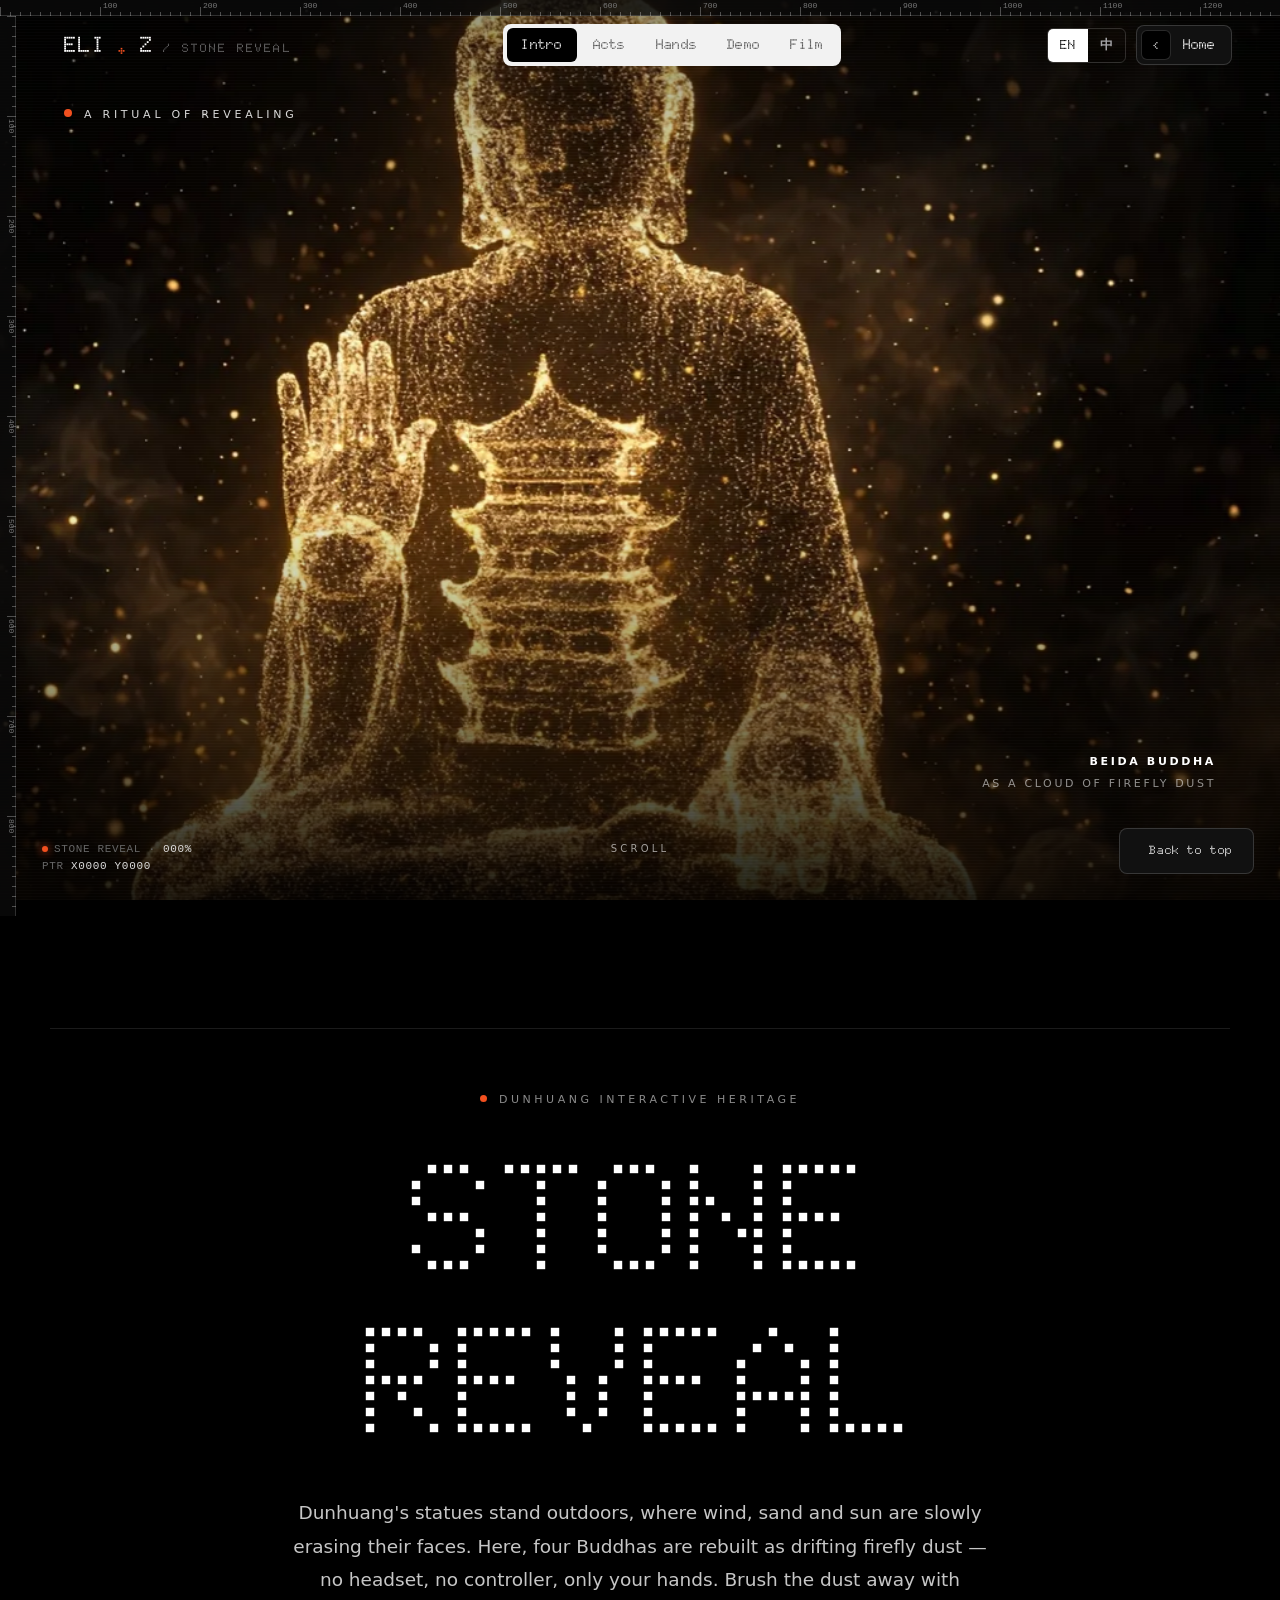
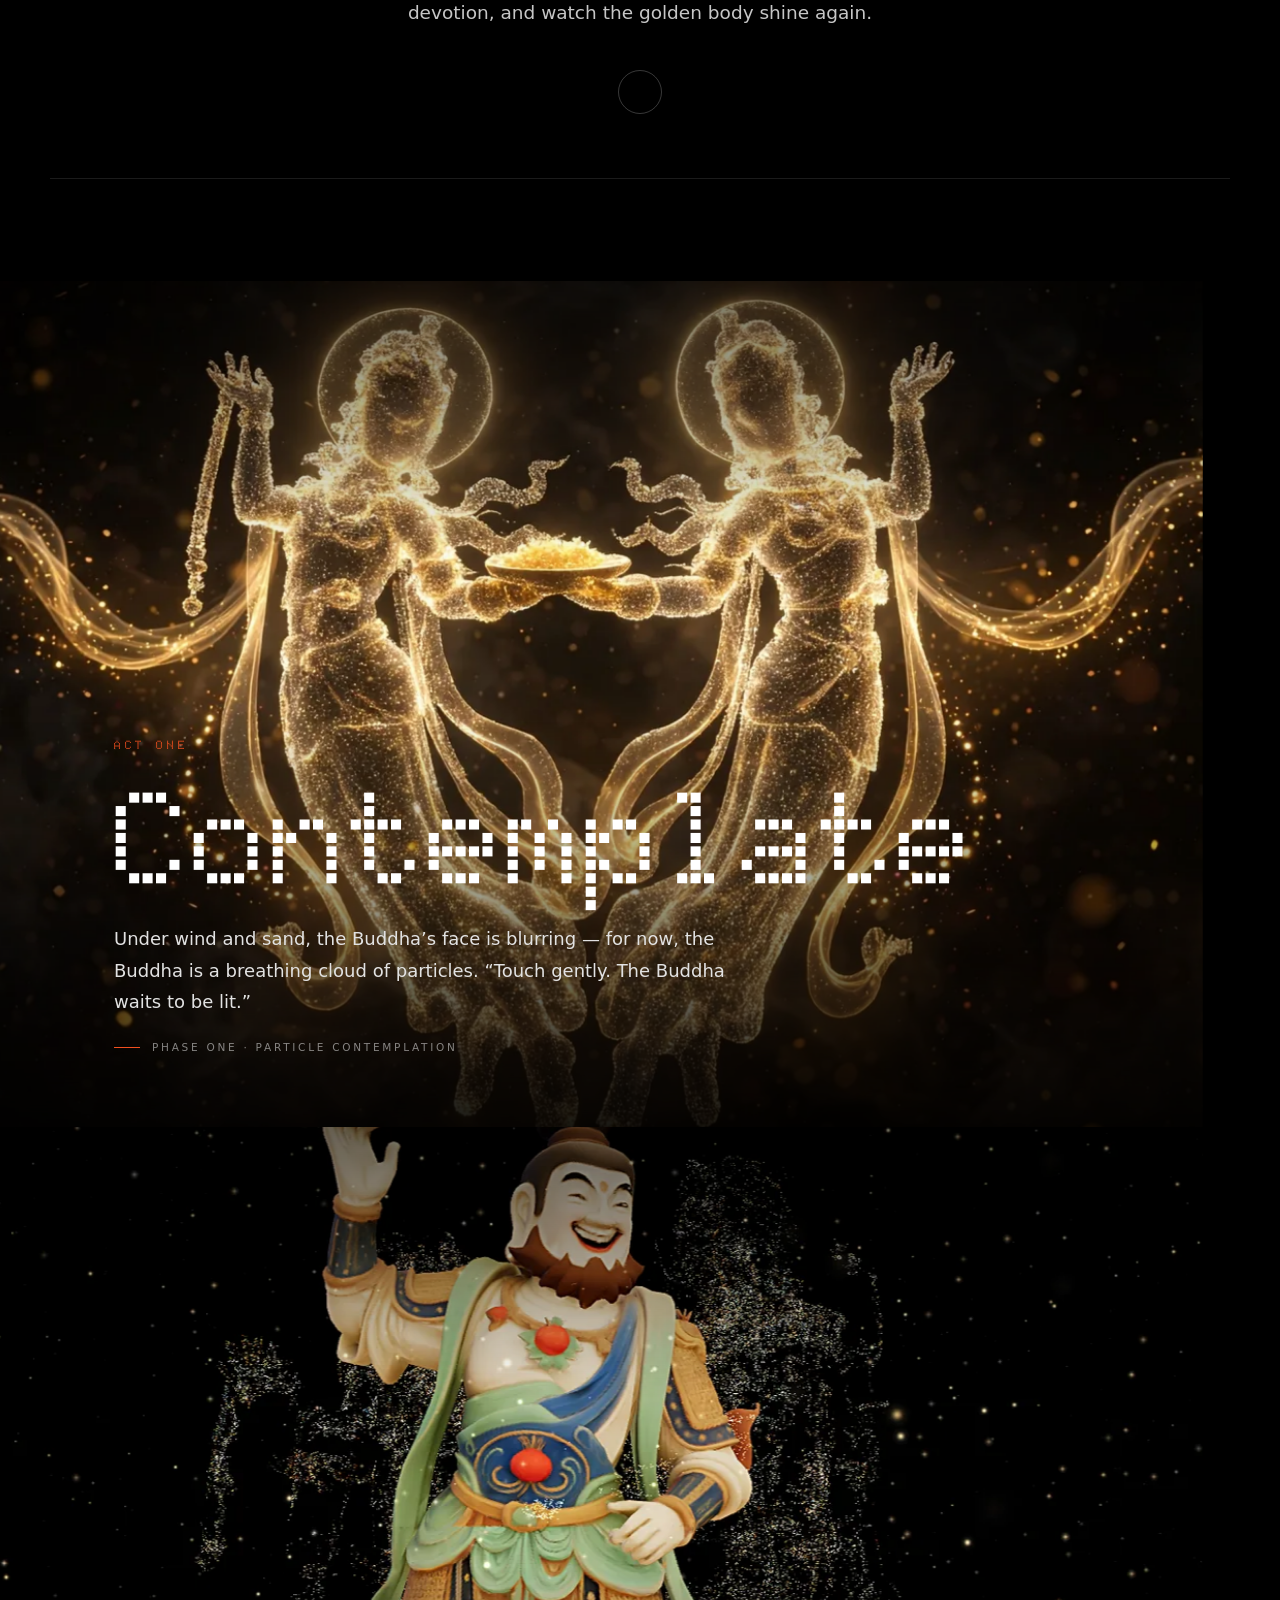
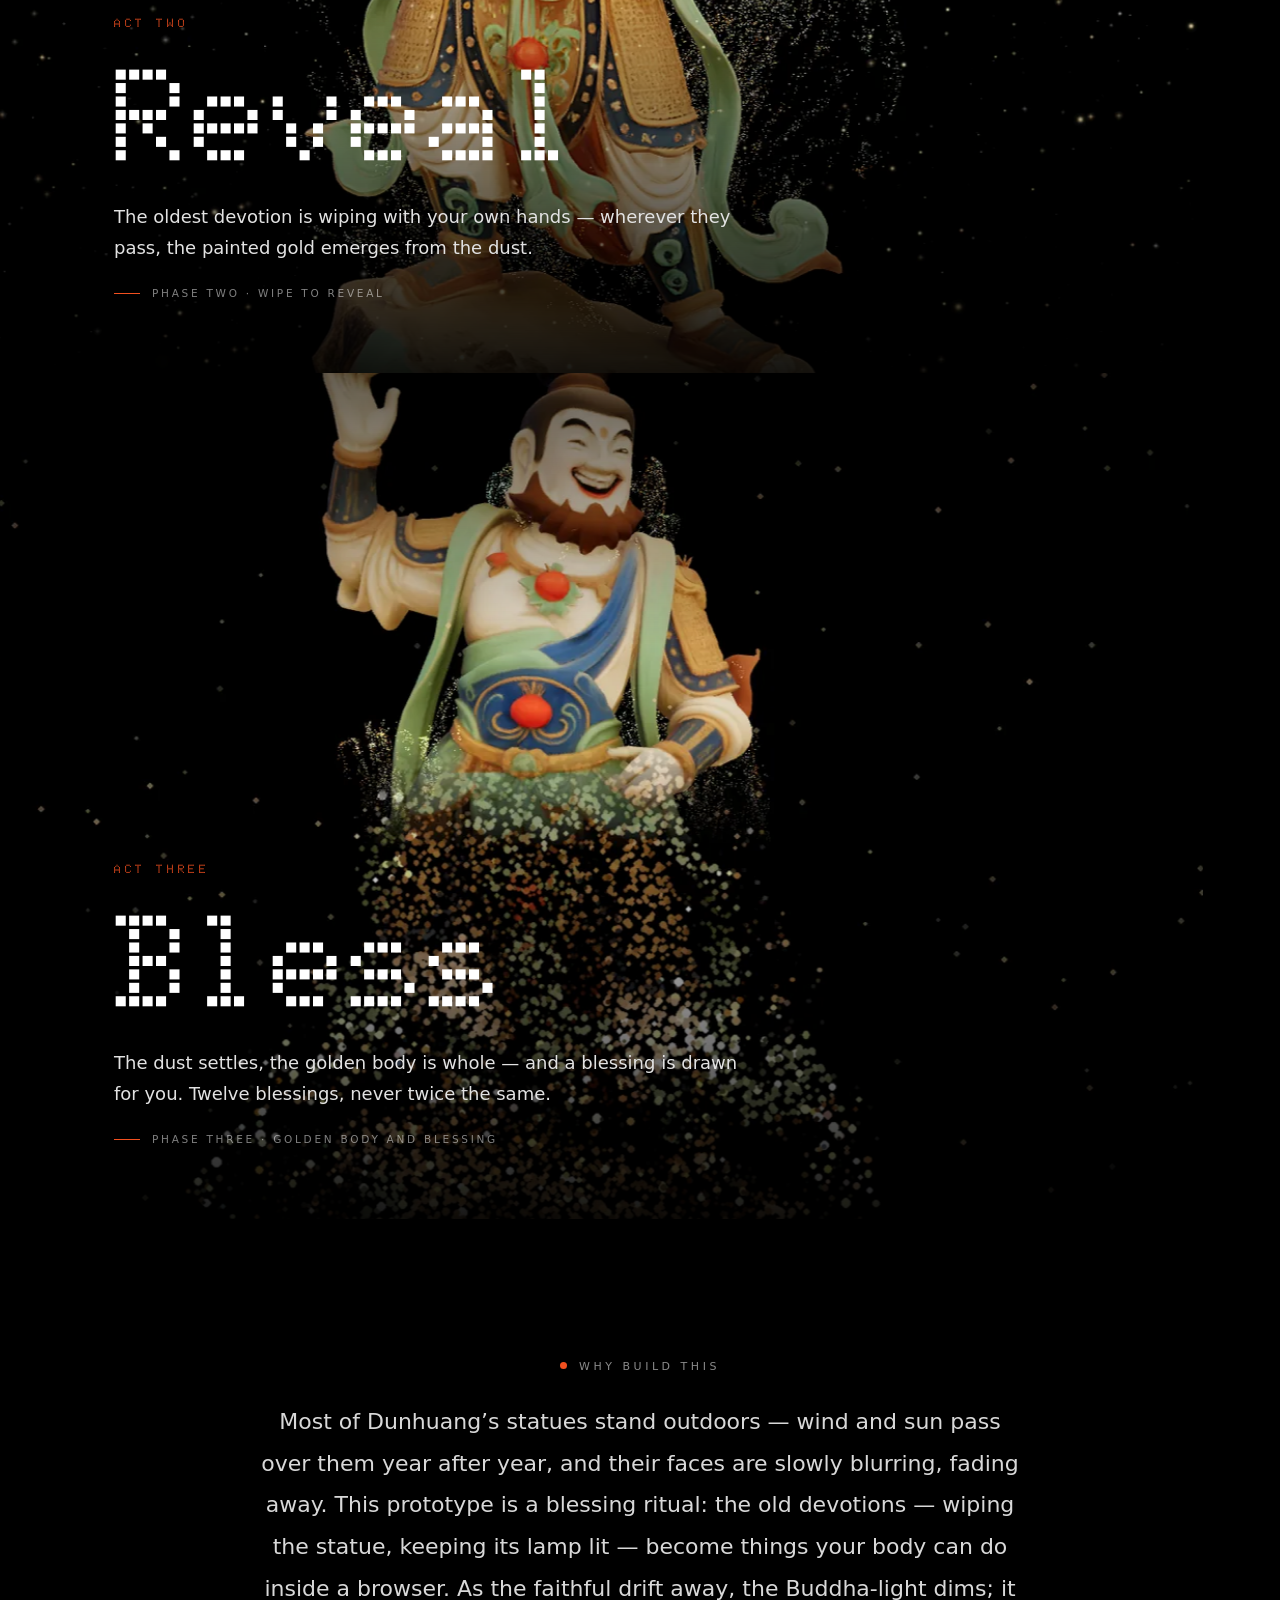
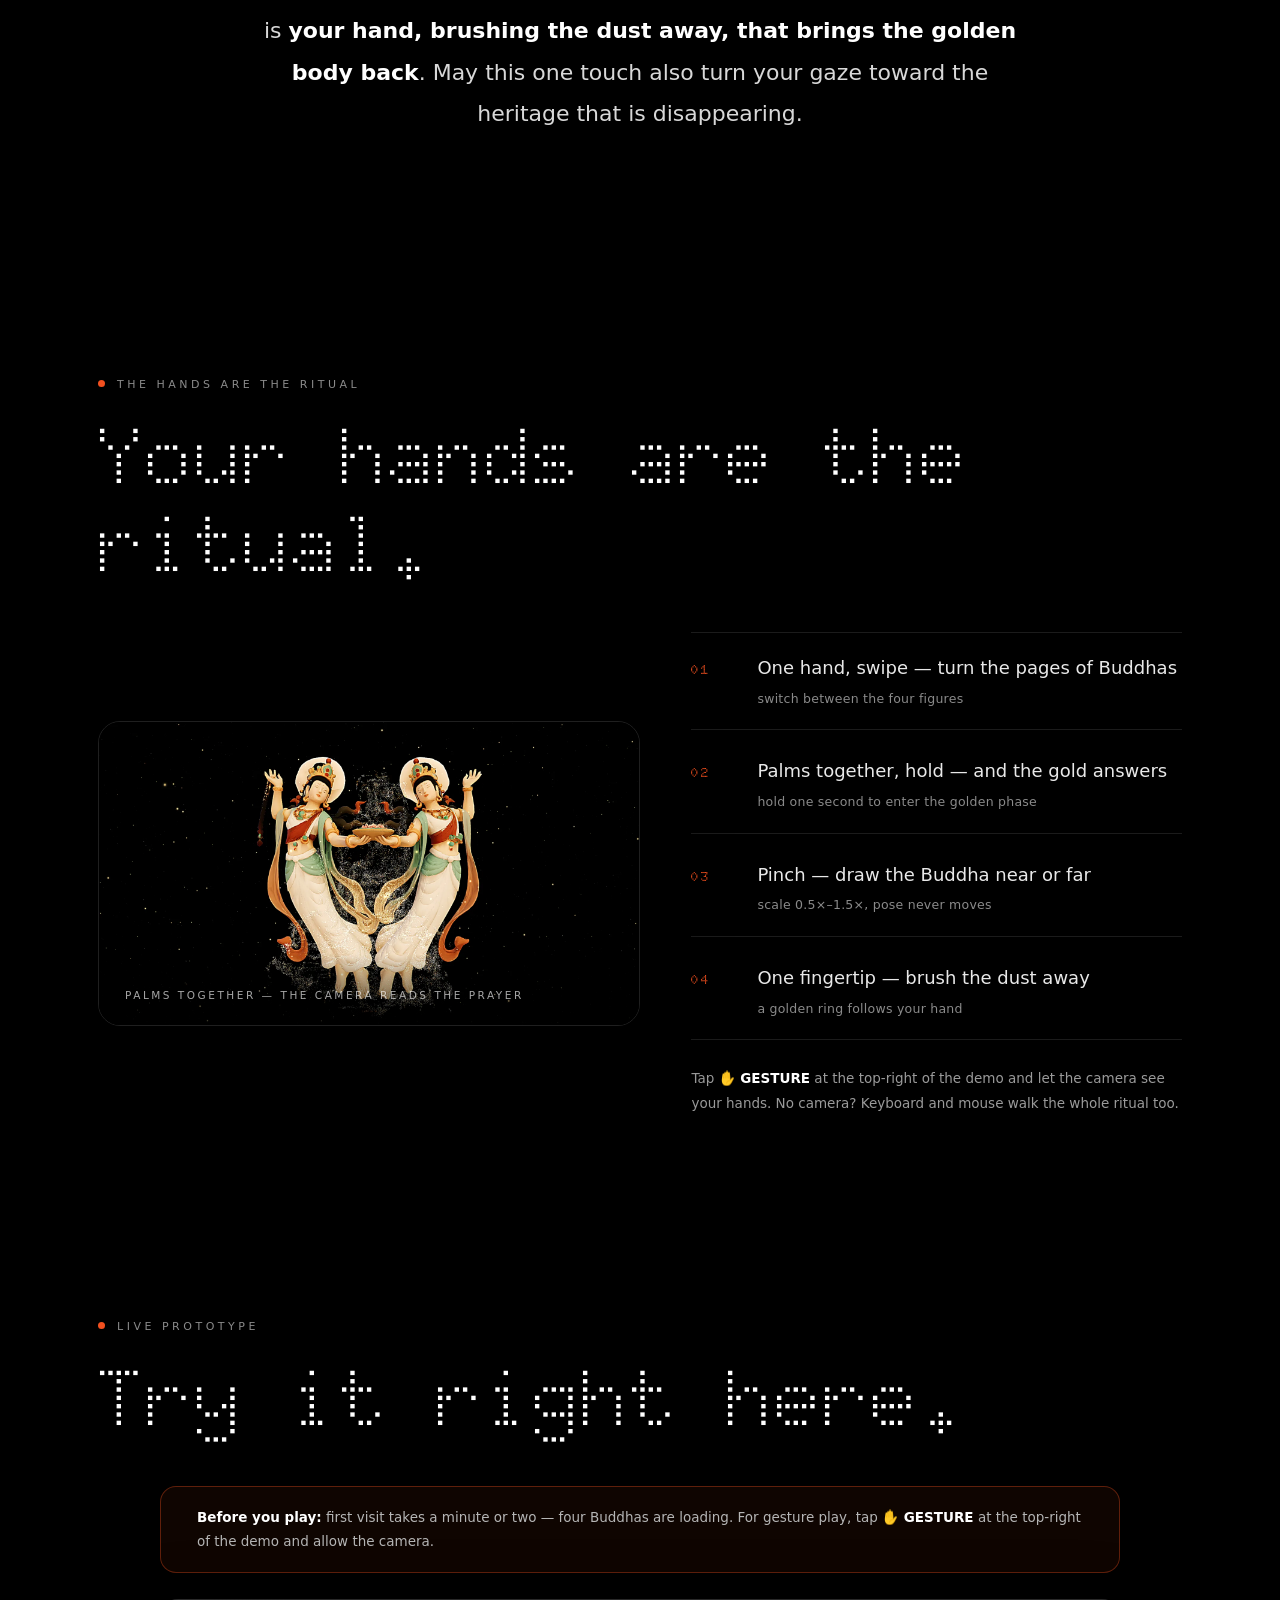
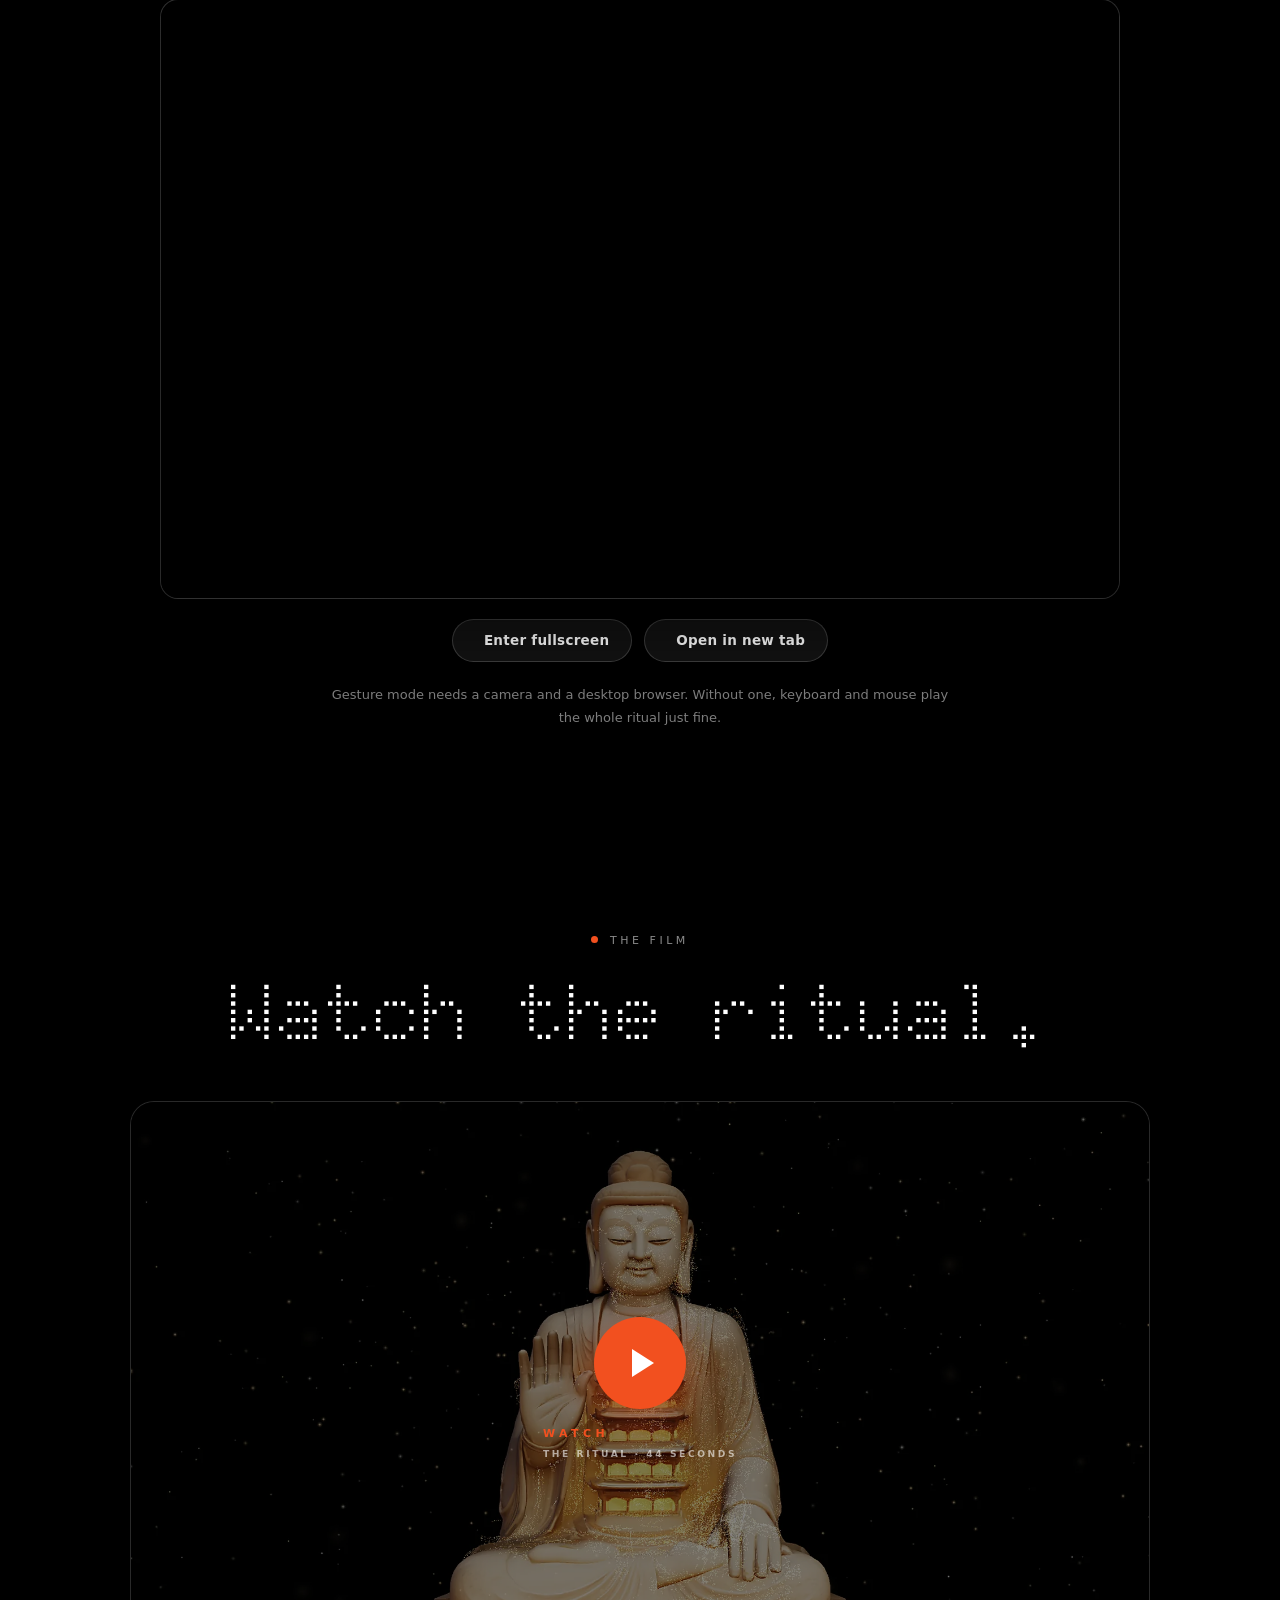
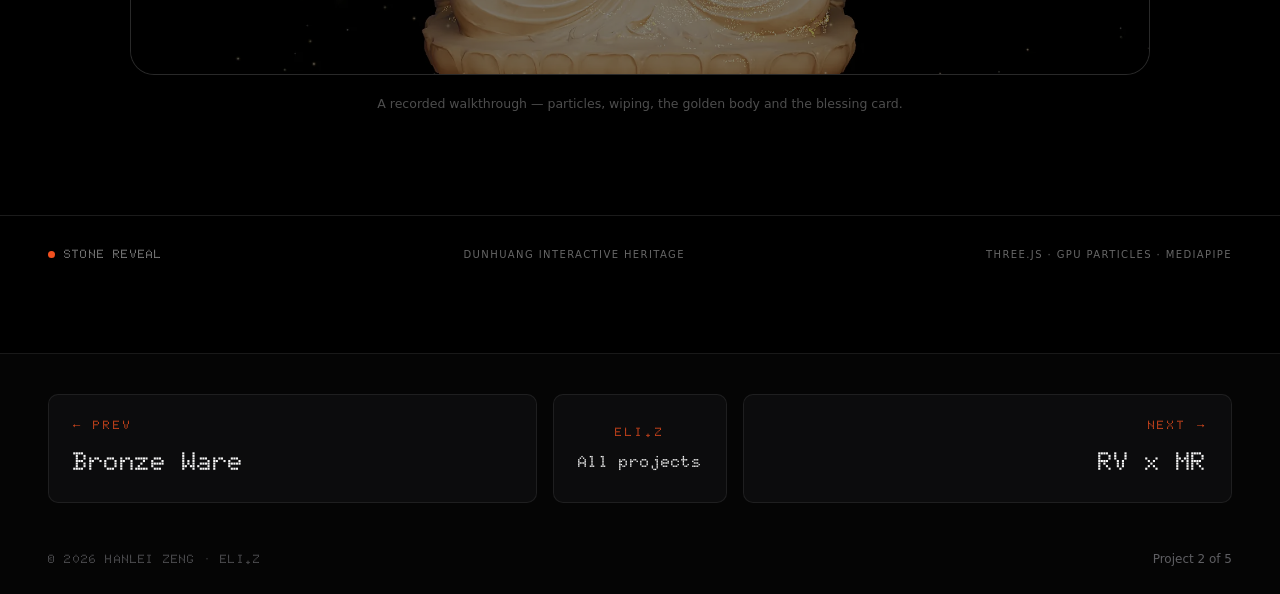
<file: Dunhuang Interactive Heritage project/v2.html>
<!doctype html>
<html lang="en">
<head>
<meta charset="utf-8">
<meta name="viewport" content="width=device-width,initial-scale=1,viewport-fit=cover">
<title>Stone Reveal — Dunhuang Interactive Heritage</title>
<meta name="description" content="Stone Reveal — four Dunhuang Buddhas rebuilt as clouds of firefly particles. Wipe away the dust with your hands, reveal the golden body.">
<link rel="preconnect" href="https://fonts.googleapis.com">
<link rel="preconnect" href="https://fonts.gstatic.com" crossorigin>
<link href="https://fonts.googleapis.com/css2?family=Doto:wght@700;800;900&display=swap" rel="stylesheet">
<link rel="stylesheet" href="https://cdnjs.cloudflare.com/ajax/libs/font-awesome/6.5.2/css/all.min.css" media="print" onload="this.media=\'all\'" integrity="sha512-SnH5WK+bZxgPHs44uWIX+LLJAJ9/2PkPKZ5QiAj6Ta86w+fsb2TkcmfRyVX3pBnMFcV7oQPJkl9QevSCWr3W6A==" crossorigin="anonymous" referrerpolicy="no-referrer">
<link rel="stylesheet" href="styles/main-v2.css">
<style id="eli-theme">/* ===== ELI.Z unified theme layer (matches CV homepage) ===== */
:root{--red:#f2501f;--red-deep:#d9441a;--pink:#f2501f;--pink-deep:#d9441a;--accent:#f2501f;
  --eli-red:#f2501f;--eli-glow:rgba(242,80,31,.45);--eli-line:rgba(255,255,255,.08);--eli-line2:rgba(255,255,255,.16);
  --eli-sans:"PingFang SC","PingFang TC","苹方-简","Helvetica Neue","Noto Sans SC","Microsoft YaHei",system-ui,sans-serif;
  --eli-dot:"Doto",ui-monospace,monospace;--eli-ease:cubic-bezier(.22,1,.36,1)}
html{scroll-behavior:smooth}
body{font-family:var(--eli-sans)}
::selection{background:var(--eli-red);color:#fff}
:focus-visible{outline:1px solid var(--eli-red)!important;outline-offset:3px}

/* background layers, same as homepage */
.eli-grid{position:fixed;inset:0;z-index:0;pointer-events:none;
  background-image:linear-gradient(var(--eli-line) 1px,transparent 1px),linear-gradient(90deg,var(--eli-line) 1px,transparent 1px);
  background-size:80px 80px;-webkit-mask-image:radial-gradient(ellipse at 50% 30%,#000 20%,transparent 75%);mask-image:radial-gradient(ellipse at 50% 30%,#000 20%,transparent 75%);opacity:.45}
.eli-scan{position:fixed;inset:0;z-index:1;pointer-events:none;background:repeating-linear-gradient(0deg,rgba(255,255,255,.018) 0 1px,transparent 1px 3px)}
.eli-glow{position:fixed;left:0;top:0;width:520px;height:520px;border-radius:50%;pointer-events:none;z-index:1;
  background:radial-gradient(circle,rgba(255,255,255,.05),transparent 65%);transform:translate(-50%,-50%);opacity:0;transition:opacity .4s}

/* ---------- header: homepage style ---------- */
.site-header,.topbar{background:transparent!important;-webkit-backdrop-filter:none!important;backdrop-filter:none!important;
  padding:14px clamp(18px,4vw,48px)!important;border-bottom:1px solid transparent;transition:background .4s,border-color .4s;pointer-events:none}
.site-header.eli-scrolled,.topbar.eli-scrolled{background:rgba(5,5,5,.72)!important;-webkit-backdrop-filter:blur(14px)!important;backdrop-filter:blur(14px)!important;border-color:var(--eli-line)}
.header-inner,.topbar-inner{max-width:none!important;display:flex!important;align-items:center;justify-content:space-between;gap:16px;pointer-events:auto}
.nav-center{display:flex!important;align-items:center;gap:22px;min-width:0;flex:1 1 auto}
.site-header .brand,.topbar .brand{display:none!important}
.eli-brand{display:inline-flex;align-items:baseline;gap:10px;font-family:var(--eli-dot);font-weight:800;font-size:22px;letter-spacing:.04em;color:#fff;text-decoration:none;white-space:nowrap;flex:0 0 auto}
.eli-brand b{color:var(--eli-red)}
.eli-brand small{font-size:12px;letter-spacing:.18em;color:#777;font-weight:800}
.eli-brand:hover small{color:var(--eli-red)}
.nav-pill{height:auto!important;background:#f2f2f2!important;border:0!important;border-radius:8px!important;box-shadow:none!important;padding:4px!important;gap:2px!important;margin:0 auto!important;flex:0 1 auto!important;width:auto!important}
.nav-pill .nav-link,.nav-pill a.nl,.nav-pill a{font-family:var(--eli-dot)!important;font-weight:800!important;font-size:14px!important;letter-spacing:.02em!important;
  padding:7px 14px!important;border-radius:6px;color:#555!important;transition:color .3s,background .3s}
.nav-pill .nav-link::after,.nav-pill a.nl::after,.nav-pill a::before{display:none!important}
.nav-pill a:hover{color:#000!important}
.nav-pill a.active,.nav-pill a.on{color:#fff!important;background:#000!important}
.eli-tools{display:flex;align-items:center;gap:10px;flex:0 0 auto}
.lang-toggle,.site-header .lang{display:flex!important;align-items:stretch;height:auto!important;background:transparent!important;border:1px solid var(--eli-line2)!important;border-radius:6px!important;box-shadow:none!important;padding:0!important;overflow:hidden}
.lang .knob{display:none!important}
.lang-toggle button,.site-header .lang button{font-family:var(--eli-dot)!important;font-weight:800!important;font-size:13px!important;background:none!important;border:0!important;border-radius:0!important;color:#a3a3a6!important;opacity:1!important;padding:7px 12px!important;cursor:pointer;transition:background .25s,color .25s}
.lang-toggle button.active,.lang-toggle button.on,.site-header .lang button.on{background:#fff!important;color:#000!important}
/* back home button lives in header */
.eli-home{display:flex;align-items:center;gap:12px;font-family:var(--eli-dot);font-weight:800;font-size:14px;padding:4px 16px 4px 4px;border-radius:8px;background:#111;border:1px solid var(--eli-line2);color:#fff;text-decoration:none;white-space:nowrap;transition:all .3s var(--eli-ease)}
.eli-home i{width:30px;height:30px;border-radius:6px;display:grid;place-items:center;background:#000;border:1px solid var(--eli-line2);font-style:normal;transition:background .3s,transform .3s var(--eli-ease)}
.eli-home:hover{border-color:var(--eli-red);box-shadow:0 0 24px var(--eli-glow)}
.eli-home:hover i{background:var(--eli-red);border-color:var(--eli-red);transform:translateX(-2px)}
.fab-home{display:none!important}
@media (max-width:900px){.nav-pill{display:none!important}.eli-brand small{display:none}}
@media (max-width:520px){.eli-home span{display:none}.eli-home{padding:4px}}

/* floating buttons: homepage square style */
.fab{border-radius:8px!important;background:#111!important;color:#fff!important;border:1px solid var(--eli-line2)!important;box-shadow:none!important;font-family:var(--eli-dot)!important;font-weight:800!important;transition:all .3s var(--eli-ease)!important}
.fab:hover{background:#111!important;border-color:var(--eli-red)!important;box-shadow:0 0 24px var(--eli-glow)!important;color:#fff!important}
.fab i,.fab svg{color:var(--eli-red)}

/* generic button feedback */
button,.fab,.eli-home,.eli-next a,a[class*="btn"]{-webkit-tap-highlight-color:transparent}
button:active,.fab:active,.eli-home:active,a[class*="btn"]:active{transform:scale(.97)}
.eli-ping{position:fixed;width:10px;height:10px;border:1px solid var(--eli-red);pointer-events:none;z-index:9998;transform:translate(-50%,-50%);animation:eliPing .5s var(--eli-ease) forwards}
@keyframes eliPing{to{width:46px;height:46px;opacity:0}}

/* design-software chrome: rulers, guides, inspector */
.eli-rx,.eli-ry{position:fixed;left:0;top:0;z-index:58;pointer-events:none}
.eli-ry{top:16px}
.eli-gx,.eli-gy{position:fixed;z-index:39;pointer-events:none;opacity:0;transition:opacity .3s}
.eli-gx{left:16px;right:0;top:0;height:0;border-top:1px dashed rgba(242,80,31,.32)}
.eli-gy{top:16px;bottom:0;left:0;width:0;border-left:1px dashed rgba(242,80,31,.32)}
html.eli-chrome .site-header,html.eli-chrome .topbar{padding-top:24px!important;padding-left:calc(16px + clamp(18px,4vw,48px))!important}
.eli-sel{position:fixed;pointer-events:none;z-index:57;border:1px solid var(--eli-red);opacity:0;transition:opacity .2s,left .18s var(--eli-ease),top .18s var(--eli-ease),width .18s var(--eli-ease),height .18s var(--eli-ease)}
.eli-sel.on{opacity:1}
.eli-sel i{position:absolute;width:7px;height:7px;background:#fff;border:1px solid var(--eli-red)}
.eli-sel i:nth-child(1){left:-4px;top:-4px}.eli-sel i:nth-child(2){right:-4px;top:-4px}.eli-sel i:nth-child(3){left:-4px;bottom:-4px}.eli-sel i:nth-child(4){right:-4px;bottom:-4px}
.eli-sel span{position:absolute;left:-1px;top:-21px;font:10.5px/1 ui-monospace,monospace;background:var(--eli-red);color:#fff;padding:4px 6px;white-space:nowrap}
.eli-sel em{position:absolute;left:50%;bottom:-22px;transform:translateX(-50%);font:10.5px/1 ui-monospace,monospace;font-style:normal;background:var(--eli-red);color:#fff;border-radius:3px;padding:4px 6px;white-space:nowrap}

/* progress + HUD */
.eli-progress{position:fixed;left:0;top:0;height:2px;width:0;background:var(--eli-red);z-index:200;box-shadow:0 0 10px var(--eli-glow)}
.eli-hud{position:fixed;left:calc(16px + clamp(14px,2.4vw,26px));bottom:clamp(14px,2.4vw,26px);z-index:55;font:11px/1.5 ui-monospace,monospace;color:#666;letter-spacing:.06em;pointer-events:none}
.eli-hud b{color:#ddd;font-weight:400}.eli-hud .d{display:inline-block;width:6px;height:6px;border-radius:50%;background:var(--eli-red);margin-right:6px;box-shadow:0 0 8px var(--eli-red);animation:eliBlink 1.6s infinite}
@keyframes eliBlink{50%{opacity:.25}}
@media (max-width:700px){.eli-hud{display:none}}

/* next project bar */
.eli-next{position:relative;z-index:3;display:grid;grid-template-columns:1fr auto 1fr;gap:16px;align-items:stretch;padding:40px clamp(18px,4vw,48px) 30px;border-top:1px solid var(--eli-line);background:#050505;margin-top:60px}
.eli-next a{display:flex;flex-direction:column;gap:8px;padding:22px 24px;border:1px solid var(--eli-line);border-radius:10px;background:#0c0c0d;color:#f5f5f5;text-decoration:none;position:relative;overflow:hidden;transition:border-color .35s,box-shadow .35s}
.eli-next a::before{content:"";position:absolute;inset:0;background:radial-gradient(400px circle at var(--x,50%) var(--y,50%),rgba(242,80,31,.16),transparent 60%);opacity:0;transition:opacity .35s}
.eli-next a:hover{border-color:var(--eli-red);box-shadow:0 0 30px rgba(242,80,31,.18)}
.eli-next a:hover::before{opacity:1}
.eli-next small{font-family:var(--eli-dot);font-weight:800;font-size:12px;letter-spacing:.24em;color:var(--eli-red)}
.eli-next strong{font-family:var(--eli-dot);font-weight:800;font-size:clamp(18px,2vw,26px);letter-spacing:.02em}
.eli-next .nx{text-align:right;align-items:flex-end}
.eli-next .hm{justify-content:center;align-items:center;min-width:140px}
.eli-next .hm strong{font-size:16px}
.eli-foot{position:relative;z-index:3;display:flex;justify-content:space-between;flex-wrap:wrap;gap:8px 24px;padding:18px clamp(18px,4vw,48px) 26px;background:#050505;color:#5f5f63;font-size:12px}
.eli-foot .d{font-family:var(--eli-dot);font-weight:800;letter-spacing:.1em}
@media (max-width:760px){.eli-next{grid-template-columns:1fr 1fr}.eli-next .hm{grid-column:1/-1;order:3}}

/* page transition, same language as the homepage splash */
.eli-veil{position:fixed;inset:0;z-index:9999;background:#000;display:grid;place-items:center;transition:transform .6s var(--eli-ease)}
.eli-veil.out{transform:translateY(-100%)}
.eli-veil.idle{transform:translateY(100%);transition:none}
.eli-veil.in{transform:translateY(0)}
.eli-veil .t{font-family:var(--eli-dot);font-weight:900;font-size:clamp(34px,6vw,78px);color:#fff;letter-spacing:.02em;text-align:center;line-height:1.05;padding:0 20px}
.eli-veil .l{font-family:var(--eli-dot);font-weight:800;font-size:12px;letter-spacing:.4em;color:#777;margin-top:14px;text-align:center}
.eli-veil .b{width:200px;height:2px;background:#222;margin:18px auto 0;overflow:hidden}
.eli-veil .b i{display:block;height:100%;width:0;background:var(--eli-red);transition:width .45s var(--eli-ease)}
.eli-veil.ready .b i{width:100%}
@media (prefers-reduced-motion:reduce){.eli-veil{display:none}}
</style>
</head>
<body>
<div class="grain" aria-hidden="true"></div>

<header class="site-header" id="top">
  <div class="header-inner">
    <div class="nav-center">
    <a class="brand" href="#top" aria-label="Stone Reveal — back to top"><span class="dot" aria-hidden="true"></span>STONE&nbsp;REVEAL</a>
    <nav class="nav-pill" aria-label="Primary">
      <a class="nav-link active" href="#intro" data-nav="intro"><span data-en="Intro" data-zh="介绍">Intro</span></a>
      <a class="nav-link" href="#acts" data-nav="acts"><span data-en="Acts" data-zh="三幕">Acts</span></a>
      <a class="nav-link" href="#hands" data-nav="hands"><span data-en="Hands" data-zh="手势">Hands</span></a>
      <a class="nav-link" href="#demo" data-nav="demo"><span data-en="Demo" data-zh="演示">Demo</span></a>
      <a class="nav-link" href="#film" data-nav="film"><span data-en="Film" data-zh="影片">Film</span></a>
    </nav>
  </div>
    <div class="lang-toggle" role="group" aria-label="Language">
      <button type="button" data-lang="en" class="active">EN</button><button type="button" data-lang="zh">中</button>
    </div>
  </div>
</header>

<a class="fab fab-home" href="https://cooleli.github.io/CV-project/v2/#projects" aria-label="Back home"><svg viewBox="0 0 24 24" width="13" height="13" fill="currentColor" aria-hidden="true"><path d="M12 3l9 8h-3v9h-5v-6H11v6H6v-9H3z"/></svg><span data-en="Back home" data-zh="返回首页">Back home</span></a>

<main>
  <!-- ================= CINEMATIC HERO ================= -->
  <section class="cine-hero" id="hero">
    <div class="px-frame"><img class="px" src="./stone-reveal-hero-particle-buddha.opt.webp" alt="Beida Buddha as a cloud of golden particles"></div>
    <div class="hero-tag" data-en="A ritual of revealing" data-zh="一场显影的仪式">A ritual of revealing</div>
    <div class="hero-caption">
      <b data-en="Beida Buddha" data-zh="北大像">Beida Buddha</b>
      <span data-en="as a cloud of firefly dust" data-zh="化作萤火尘埃">as a cloud of firefly dust</span>
    </div>
    <div class="hero-scroll"><span data-en="Scroll" data-zh="下滑">Scroll</span><i class="fa-solid fa-chevron-down" aria-hidden="true"></i></div>
  </section>

  <!-- ================= EDITORIAL TITLE ================= -->
  <section class="title-block" id="intro">
    <div class="rule"></div>
    <div class="title-content">
      <div class="kicker"><span class="rdot" aria-hidden="true"></span><span data-en="Dunhuang Interactive Heritage" data-zh="敦煌互动文化遗产">Dunhuang Interactive Heritage</span></div>
      <h1 class="mega" aria-label="Stone Reveal">
        <span class="ml"><span data-en="STONE" data-zh="石之">STONE</span></span>
        <span class="ml"><span data-en="REVEAL" data-zh="显影">REVEAL</span></span>
      </h1>
      <p class="lede fade-up" data-en="Dunhuang's statues stand outdoors, where wind, sand and sun are slowly erasing their faces. Here, four Buddhas are rebuilt as drifting firefly dust — no headset, no controller, only your hands. Brush the dust away with devotion, and watch the golden body shine again." data-zh="敦煌的造像立在户外，风沙与烈日正一点点抹去它们的面容。这里，四尊佛像被重建成漂浮的萤火尘埃——没有头显，没有手柄，只有你的双手。以虔诚拂去尘埃，看金身重现金光。">Dunhuang's statues stand outdoors, where wind, sand and sun are slowly erasing their faces. Here, four Buddhas are rebuilt as drifting firefly dust — no headset, no controller, only your hands. Brush the dust away with devotion, and watch the golden body shine again.</p>
      <button class="down-arrow" id="downArrow" type="button" aria-label="Scroll to acts"><i class="fa-solid fa-arrow-down" aria-hidden="true"></i></button>
    </div>
    <div class="rule"></div>
  </section>

  <!-- ================= THREE ACTS ================= -->
  <div id="acts">
    <section class="act">
      <div class="px-frame"><img class="px" src="./stone-reveal-act1-feitian-particles.opt.webp" alt="Contemplate — the Buddha as particles"></div>
      <div class="act-body">
        <div class="act-no" data-en="Act one" data-zh="第一幕">Act one</div>
        <h2 class="act-title"><span class="ml"><span data-en="Contemplate" data-zh="观想">Contemplate</span></span></h2>
        <p class="act-line fade-up" data-en="Under wind and sand, the Buddha’s face is blurring — for now, the Buddha is a breathing cloud of particles. “Touch gently. The Buddha waits to be lit.”" data-zh="风沙之下，佛的面容正在模糊——此刻，佛是一团会呼吸的粒子云。「轻一点，佛在等你点亮。」">Under wind and sand, the Buddha’s face is blurring — for now, the Buddha is a breathing cloud of particles. “Touch gently. The Buddha waits to be lit.”</p>
        <div class="act-cap" data-en="Phase one · particle contemplation" data-zh="第一阶段 · 粒子观想">Phase one · particle contemplation</div>
      </div>
    </section>
    <section class="act">
      <div class="px-frame"><img class="px" src="./stone-reveal-act2-wipe-reveal.opt.webp" alt="Reveal — wiping the dust away"></div>
      <div class="act-body">
        <div class="act-no" data-en="Act two" data-zh="第二幕">Act two</div>
        <h2 class="act-title"><span class="ml"><span data-en="Reveal" data-zh="擦拭">Reveal</span></span></h2>
        <p class="act-line fade-up" data-en="The oldest devotion is wiping with your own hands — wherever they pass, the painted gold emerges from the dust." data-zh="古老的供养，是亲手擦拭——手到之处，彩绘金身从尘埃中显现。">The oldest devotion is wiping with your own hands — wherever they pass, the painted gold emerges from the dust.</p>
        <div class="act-cap" data-en="Phase two · wipe to reveal" data-zh="第二阶段 · 擦拭显现">Phase two · wipe to reveal</div>
      </div>
    </section>
    <section class="act">
      <div class="px-frame"><img class="px" src="./stone-reveal-act3-half-particle-gold.opt.webp" alt="Bless — the golden body"></div>
      <div class="act-body">
        <div class="act-no" data-en="Act three" data-zh="第三幕">Act three</div>
        <h2 class="act-title"><span class="ml"><span data-en="Bless" data-zh="赐福">Bless</span></span></h2>
        <p class="act-line fade-up" data-en="The dust settles, the golden body is whole — and a blessing is drawn for you. Twelve blessings, never twice the same." data-zh="尘埃落尽，金身圆满——并为你抽出一张祝福。十二签，签签不同。">The dust settles, the golden body is whole — and a blessing is drawn for you. Twelve blessings, never twice the same.</p>
        <div class="act-cap" data-en="Phase three · golden body and blessing" data-zh="第三阶段 · 金身与祝福卡">Phase three · golden body and blessing</div>
      </div>
    </section>
  </div>

  <!-- ================= WHY ================= -->
  <section class="why">
    <span class="kicker"><span class="rdot" aria-hidden="true"></span><span data-en="Why build this" data-zh="为什么做这个">Why build this</span></span>
    <p class="fade-up" data-en="Most of Dunhuang’s statues stand outdoors — wind and sun pass over them year after year, and their faces are slowly blurring, fading away. This prototype is a blessing ritual: the old devotions — wiping the statue, keeping its lamp lit — become things your body can do inside a browser. As the faithful drift away, the Buddha-light dims; it is <strong>your hand, brushing the dust away, that brings the golden body back</strong>. May this one touch also turn your gaze toward the heritage that is disappearing." data-zh="敦煌的造像大多立在户外——风沙与烈日经年拂过，它们的面容正在一点点模糊、消失。这个原型是一场祈福仪式：古老的供养——擦拭佛像、长明灯火——变成你的身体在浏览器里就能完成的事。信众渐离，佛光渐暗；是<strong>你的手拂去尘埃，让金身重现</strong>。愿这一次触碰，也让你注视那些正在消失的遗产。">Most of Dunhuang’s statues stand outdoors — wind and sun pass over them year after year, and their faces are slowly blurring, fading away. This prototype is a blessing ritual: the old devotions — wiping the statue, keeping its lamp lit — become things your body can do inside a browser. As the faithful drift away, the Buddha-light dims; it is <strong>your hand, brushing the dust away, that brings the golden body back</strong>. May this one touch also turn your gaze toward the heritage that is disappearing.</p>
  </section>

  <!-- ================= HANDS ================= -->
  <section class="section" id="hands">
    <div class="wrap">
      <div class="sec-head">
        <div class="kicker"><span class="rdot" aria-hidden="true"></span><span data-en="The hands are the ritual" data-zh="手即仪式">The hands are the ritual</span></div>
        <h2><span class="ml"><span data-en="Your hands are the ritual." data-zh="你的双手，就是仪式。">Your hands are the ritual.</span></span></h2>
      </div>
      <div class="hands-grid">
        <figure class="hands-img fade-up">
          <img src="./stone-reveal-hands-prayer.opt.webp" alt="Praying hands detected by the camera, blessing moment">
          <figcaption data-en="Palms together — the camera reads the prayer" data-zh="双手合十——摄像头读懂了祈愿">Palms together — the camera reads the prayer</figcaption>
        </figure>
        <div>
          <ul class="verses">
            <li class="fade-up"><span class="vn">01</span><span class="vt"><span data-en="One hand, swipe — turn the pages of Buddhas" data-zh="单手一挥——翻过一尊尊佛">One hand, swipe — turn the pages of Buddhas</span><small data-en="switch between the four figures" data-zh="在四尊佛像之间切换">switch between the four figures</small></span></li>
            <li class="fade-up"><span class="vn">02</span><span class="vt"><span data-en="Palms together, hold — and the gold answers" data-zh="双手合十，稍候——金身回应">Palms together, hold — and the gold answers</span><small data-en="hold one second to enter the golden phase" data-zh="保持一秒，进入金身阶段">hold one second to enter the golden phase</small></span></li>
            <li class="fade-up"><span class="vn">03</span><span class="vt"><span data-en="Pinch — draw the Buddha near or far" data-zh="双指捏合——佛像随心远近">Pinch — draw the Buddha near or far</span><small data-en="scale 0.5×–1.5×, pose never moves" data-zh="0.5–1.5 倍缩放，姿态不动">scale 0.5×–1.5×, pose never moves</small></span></li>
            <li class="fade-up"><span class="vn">04</span><span class="vt"><span data-en="One fingertip — brush the dust away" data-zh="一指轻拂——尘埃落尽">One fingertip — brush the dust away</span><small data-en="a golden ring follows your hand" data-zh="金色光环追随你的指尖">a golden ring follows your hand</small></span></li>
          </ul>
          <p class="hands-note fade-up" data-en="Tap <b>✋ GESTURE</b> at the top-right of the demo and let the camera see your hands. No camera? Keyboard and mouse walk the whole ritual too." data-zh="在演示右上角点 <b>✋ GESTURE</b>，让摄像头看见你的手。没有摄像头？键鼠也能走完整个仪式。">Tap <b>✋ GESTURE</b> at the top-right of the demo and let the camera see your hands. No camera? Keyboard and mouse walk the whole ritual too.</p>
        </div>
      </div>
    </div>
  </section>

  <!-- ================= DEMO ================= -->
  <section class="section" id="demo">
    <div class="wrap">
      <div class="sec-head">
        <div class="kicker"><span class="rdot" aria-hidden="true"></span><span data-en="Live prototype" data-zh="可玩的原型">Live prototype</span></div>
        <h2><span class="ml"><span data-en="Try it right here." data-zh="就在这里试试。">Try it right here.</span></span></h2>
      </div>
      <div class="demo-tip fade-up">
        <i class="fa-solid fa-circle-info" aria-hidden="true"></i>
        <p data-en="<b>Before you play:</b> first visit takes a minute or two — four Buddhas are loading. For gesture play, tap <b>✋ GESTURE</b> at the top-right of the demo and allow the camera." data-zh="<b>开始之前：</b>第一次打开要等一两分钟——四尊佛像正在加载。想用手势玩，就点演示右上角的 <b>✋ GESTURE</b> 并允许摄像头。"><b>Before you play:</b> first visit takes a minute or two — four Buddhas are loading. For gesture play, tap <b>✋ GESTURE</b> at the top-right of the demo and allow the camera.</p>
      </div>
      <div class="experience-frame-wrap" id="experienceWrap">
        <div class="experience-frame">
          <iframe class="experience-iframe" title="Stone Reveal — interactive demo"
            src="https://cooleli.github.io/dunhuang-gesture-buddha/"
            allow="camera; microphone; autoplay; fullscreen" loading="lazy"></iframe>
        </div>
        <div class="experience-controls">
          <button class="experience-btn" id="experienceEnterFs" type="button"><i class="fa-solid fa-expand" aria-hidden="true"></i><span data-en="Enter fullscreen" data-zh="进入全屏">Enter fullscreen</span></button>
          <button class="experience-btn" id="experienceExitFs" type="button" hidden><i class="fa-solid fa-compress" aria-hidden="true"></i><span data-en="Exit fullscreen" data-zh="退出全屏">Exit fullscreen</span></button>
          <button class="experience-btn" id="experienceOpenExternal" type="button"><i class="fa-solid fa-arrow-up-right-from-square" aria-hidden="true"></i><span data-en="Open in new tab" data-zh="新标签页打开">Open in new tab</span></button>
        </div>
      </div>
      <p class="demo-note" data-en="Gesture mode needs a camera and a desktop browser. Without one, keyboard and mouse play the whole ritual just fine." data-zh="手势模式需要摄像头和桌面浏览器。没有也没关系，键鼠能完整走完仪式。">Gesture mode needs a camera and a desktop browser. Without one, keyboard and mouse play the whole ritual just fine.</p>
    </div>
  </section>

  <!-- ================= FILM ================= -->
  <section class="section" id="film">
    <div class="wrap">
      <div class="sec-head sec-head-centered">
        <div class="kicker"><span class="rdot" aria-hidden="true"></span><span data-en="The film" data-zh="影片">The film</span></div>
        <h2><span class="ml"><span data-en="Watch the ritual." data-zh="看一场仪式。">Watch the ritual.</span></span></h2>
      </div>
      <div class="film-card fade-up" id="filmCard" role="button" tabindex="0" aria-label="Play the demo film">
        <img class="poster" src="./stone-reveal-film-poster.opt.webp" alt="The golden Ruyi Guanyin — film poster">
        <div class="film-play">
          <span class="play-btn" aria-hidden="true"></span>
          <span class="play-label"><span data-en="Watch" data-zh="观看">Watch</span><small data-en="The ritual · 44 seconds" data-zh="完整仪式 · 44 秒">The ritual · 44 seconds</small></span>
        </div>
      </div>
      <p id="filmError" class="film-note" role="status" hidden data-en="The film could not load. Please check your connection and try again." data-zh="影片暂时无法加载，请检查网络后重试。">The film could not load. Please check your connection and try again.</p>
      <p class="film-note" data-en="A recorded walkthrough — particles, wiping, the golden body and the blessing card." data-zh="完整仪式的录屏——粒子、擦拭、金身和祝福卡。">A recorded walkthrough — particles, wiping, the golden body and the blessing card.</p>
    </div>
  </section>
</main>

<footer class="site-footer">
  <span class="fbrand"><span class="dot" aria-hidden="true"></span><span data-en="Stone Reveal" data-zh="石之显影">Stone Reveal</span></span>
  <span data-en="Dunhuang Interactive Heritage" data-zh="敦煌互动文化遗产">Dunhuang Interactive Heritage</span>
  <span data-en="Three.js · GPU Particles · MediaPipe" data-zh="Three.js · GPU 粒子 · MediaPipe">Three.js · GPU Particles · MediaPipe</span>
</footer>

<div class="fab-stack">
  <button class="fab" id="backToTop" type="button" aria-label="Back to top">
    <i class="fa-solid fa-arrow-up" aria-hidden="true"></i>
    <span data-en="Back to top" data-zh="返回顶部">Back to top</span>
  </button>
</div>

<script src="scripts/app.js" defer></script>
<script>window.ELI_PAGE={id:"dunhuang"};
/* ===== ELI.Z unified theme layer: header, transitions, interactions ===== */
(function(){
  var HOME="https://cooleli.github.io/CV-project/v2/";
  var BASE="https://cooleli.github.io/Portfolio-page/";
  var LIST=[
    {id:"bronze",en:"Bronze Ware",zh:"青铜器手势交互",p:"Bronze%20Heritage%20Gesture%20Interaction%20project/"},
    {id:"dunhuang",en:"Stone Reveal",zh:"敦煌互动遗产",p:"Dunhuang%20Interactive%20Heritage%20project/"},
    {id:"mr",en:"RV × MR",zh:"MR 房车内饰定制",p:"MR%20RV%20Interior%20Customization%20project/"},
    {id:"app",en:"Jiuli APP",zh:"九里 APP 交互设计",p:"APP%20Interaction%20Design%20project/"},
    {id:"product",en:"Product Design",zh:"产品设计",p:"Product%20Design%20project/"}];
  var me=window.ELI_PAGE||{id:"bronze"},idx=0;LIST.forEach(function(x,i){if(x.id===me.id)idx=i});
  var cur=LIST[idx],prev=LIST[(idx+LIST.length-1)%LIST.length],next=LIST[(idx+1)%LIST.length];
  var reduce=matchMedia("(prefers-reduced-motion: reduce)").matches;
  function el(tag,cls,html){var e=document.createElement(tag);if(cls)e.className=cls;if(html!=null)e.innerHTML=html;return e}
  function zh(){return /^zh/.test(document.documentElement.lang)||document.documentElement.classList.contains("zh")}
  function bi(en,z){return '<span data-en="'+en+'" data-zh="'+z+'">'+en+'</span>'}

  /* veil: enter animation */
  var veil=el("div","eli-veil",'<div><div class="t">'+cur.en.toUpperCase()+'</div><div class="l">ELI.Z / PROJECT '+String(idx+1).padStart(2,"0")+'</div><div class="b"><i></i></div></div>');
  document.body.appendChild(veil);
  requestAnimationFrame(function(){veil.classList.add("ready")});
  setTimeout(function(){veil.classList.add("out")},reduce?0:480);

  /* background layers */
  ["eli-grid","eli-scan"].forEach(function(c){document.body.insertBefore(el("div",c),document.body.firstChild)});
  var glow=el("div","eli-glow");document.body.appendChild(glow);
  var prog=el("div","eli-progress");document.body.appendChild(prog);

  /* header: brand + tools */
  var hdr=document.querySelector(".site-header,.topbar");
  if(hdr){
    var inner=hdr.querySelector(".header-inner,.topbar-inner")||hdr;
    var center=inner.querySelector(".nav-center")||inner;
    var brand=el("a","eli-brand",'ELI<b>.</b>Z<small>/ '+cur.en.toUpperCase()+'</small>');brand.href=HOME;brand.setAttribute("aria-label","Eli Zeng — home");
    center.insertBefore(brand,center.firstChild);
    var tools=el("div","eli-tools");
    var lang=inner.querySelector(".lang-toggle,.lang");if(lang)tools.appendChild(lang);
    var home=el("a","eli-home",'<i>‹</i>'+bi("Home","返回首页"));home.href=HOME+"#projects";
    tools.appendChild(home);inner.appendChild(tools);
    addEventListener("scroll",function(){hdr.classList.toggle("eli-scrolled",scrollY>40)},{passive:true});
  }

  /* next / previous project + footer */
  var nav=el("nav","eli-next",
    '<a class="pv" href="'+BASE+prev.p+'v2.html"><small>← PREV</small><strong data-en="'+prev.en+'" data-zh="'+prev.zh+'">'+prev.en+'</strong></a>'+
    '<a class="hm" href="'+HOME+'#projects"><small>ELI.Z</small><strong>'+bi("All projects","全部项目")+'</strong></a>'+
    '<a class="nx" href="'+BASE+next.p+'v2.html"><small>NEXT →</small><strong data-en="'+next.en+'" data-zh="'+next.zh+'">'+next.en+'</strong></a>');
  var foot=el("div","eli-foot",'<span class="d">© 2026 HANLEI ZENG · ELI.Z</span><span>'+bi("Project "+(idx+1)+" of "+LIST.length,"项目 "+(idx+1)+" / "+LIST.length)+'</span>');
  document.body.appendChild(nav);document.body.appendChild(foot);
  nav.querySelectorAll("a").forEach(function(a){a.addEventListener("pointermove",function(e){var r=a.getBoundingClientRect();a.style.setProperty("--x",(e.clientX-r.left)+"px");a.style.setProperty("--y",(e.clientY-r.top)+"px")})});

  /* HUD */
  var hud=el("div","eli-hud",'<span class="d"></span>'+cur.en.toUpperCase()+' · <b id="eliPct">000%</b><br>PTR <b id="eliPtr">X0000 Y0000</b>');document.body.appendChild(hud);
  var pct=document.getElementById("eliPct"),ptr=document.getElementById("eliPtr");
  function onScroll(){var h=document.documentElement.scrollHeight-innerHeight,p=h>0?scrollY/h:0;prog.style.width=(p*100)+"%";pct.textContent=String(Math.round(p*100)).padStart(3,"0")+"%"}
  addEventListener("scroll",onScroll,{passive:true});onScroll();

  /* shared language: homepage and every project page remember the same choice */
  function syncLang(){var l;try{l=localStorage.getItem("lang")}catch(e){}
    if(l!=="zh"&&l!=="en")return;var b=document.querySelector('[data-lang="'+l+'"],[data-l="'+l+'"]');if(b&&!b.classList.contains("active")&&!b.classList.contains("on"))b.click();applyBi(l)}
  function applyBi(l){[nav,foot,tools||document.createElement("i")].forEach(function(r){r.querySelectorAll("[data-en]").forEach(function(s){s.textContent=s.getAttribute("data-"+l)})})}
  document.addEventListener("click",function(e){var b=e.target.closest("[data-lang],[data-l]");if(!b)return;var l=b.getAttribute("data-lang")||b.getAttribute("data-l");
    try{localStorage.setItem("lang",l)}catch(_){}setTimeout(function(){applyBi(l)},0)});
  function initLang(){setTimeout(function(){syncLang();applyBi(zh()?"zh":"en")},0)}
  if(document.readyState==="loading")document.addEventListener("DOMContentLoaded",initLang);else initLang();

  /* pointer: glow, HUD coordinates, click ping */
  var gx=0,gy=0,tx=0,ty=0,raf=0;
  addEventListener("pointermove",function(e){tx=e.clientX;ty=e.clientY;glow.style.opacity=1;ptr.textContent="X"+String(Math.round(tx)).padStart(4,"0")+" Y"+String(Math.round(ty+scrollY)).padStart(4,"0");if(!raf)raf=requestAnimationFrame(loop)},{passive:true});
  function loop(){gx+=(tx-gx)*.18;gy+=(ty-gy)*.18;glow.style.transform="translate("+(gx-260)+"px,"+(gy-260)+"px)";raf=Math.abs(tx-gx)+Math.abs(ty-gy)>.5?requestAnimationFrame(loop):0}
  glow.style.left="0";glow.style.top="0";
  document.addEventListener("pointerdown",function(e){if(reduce)return;var p=el("i","eli-ping");p.style.left=e.clientX+"px";p.style.top=e.clientY+"px";document.body.appendChild(p);setTimeout(function(){p.remove()},520)});

  /* design-software chrome: rulers, guides, Figma-style inspector (same as homepage) */
  var fine=matchMedia("(hover:hover) and (min-width:761px)").matches;
  var rx=el("canvas","eli-rx"),ry=el("canvas","eli-ry"),gX=el("div","eli-gx"),gY=el("div","eli-gy");
  if(fine){[rx,ry,gX,gY].forEach(function(c){document.body.appendChild(c)});document.documentElement.classList.add("eli-chrome")}
  var mxp=-1,myp=-1;
  function drawR(){if(!fine)return;var d=Math.min(devicePixelRatio||1,2),W=innerWidth,H=innerHeight,S=16;
    [[rx,W,S],[ry,S,H]].forEach(function(o){var c=o[0];if(c.width!==o[1]*d||c.height!==o[2]*d){c.width=o[1]*d;c.height=o[2]*d;c.style.width=o[1]+"px";c.style.height=o[2]+"px"}});
    var x=rx.getContext("2d");x.setTransform(d,0,0,d,0,0);x.clearRect(0,0,W,S);x.fillStyle="rgba(10,10,10,.82)";x.fillRect(0,0,W,S);
    x.fillStyle="rgba(255,255,255,.28)";for(var i=0;i<W;i+=10){var big=i%100===0;x.fillRect(i,big?S-9:S-4,1,big?9:4)}
    x.fillStyle="#777";x.font="8px ui-monospace,monospace";for(i=100;i<W;i+=100)x.fillText(i,i+3,8);
    x.fillStyle="rgba(255,255,255,.16)";x.fillRect(0,S-1,W,1);if(mxp>=0){x.fillStyle="#f2501f";x.fillRect(mxp,0,1,S);x.fillText(Math.round(mxp),mxp+4,8)}
    var y=ry.getContext("2d");y.setTransform(d,0,0,d,0,0);y.clearRect(0,0,S,H);y.fillStyle="rgba(10,10,10,.82)";y.fillRect(0,0,S,H);
    var off=scrollY%10,off100=scrollY%100;y.fillStyle="rgba(255,255,255,.28)";
    for(i=-off;i<H;i+=10){var yy=i+scrollY,bg=Math.round(yy)%100===0;y.fillRect(bg?S-9:S-4,i,bg?9:4,1)}
    y.fillStyle="#777";y.font="8px ui-monospace,monospace";
    for(i=100-off100;i<H;i+=100){y.save();y.translate(9,i+3);y.rotate(Math.PI/2);y.fillText(Math.round(i+scrollY),0,0);y.restore()}
    y.fillStyle="rgba(255,255,255,.16)";y.fillRect(S-1,0,1,H);if(myp>=0){y.fillStyle="#f2501f";y.fillRect(0,myp,S,1)}}
  var rq=0;function reqR(){if(!rq)rq=requestAnimationFrame(function(){rq=0;drawR()})}
  addEventListener("pointermove",function(e){mxp=e.clientX;myp=e.clientY;if(fine){gX.style.transform="translateY("+myp+"px)";gY.style.transform="translateX("+mxp+"px)";gX.style.opacity=gY.style.opacity=1}reqR()},{passive:true});
  document.addEventListener("pointerleave",function(){gX.style.opacity=gY.style.opacity=0});
  addEventListener("scroll",reqR,{passive:true});addEventListener("resize",reqR);drawR();

  var sel=el("div","eli-sel","<i></i><i></i><i></i><i></i><span></span><em></em>");if(fine)document.body.appendChild(sel);
  var tag=sel.querySelector("span"),dim=sel.querySelector("em"),target=null;
  var SEL="img,video,canvas,iframe,figure,h1,h2,h3,button,.fab,.eli-next a,.nav-pill,[class*=card],[class*=Card],[class*=stat],[class*=frame],[class*=tile],[class*=panel],.member,.act,.btn,blockquote,table";
  function label(t){var n=t.tagName;
    if(n==="IMG"){var f=(t.currentSrc||t.src||"").split("/").pop().split("?")[0];try{f=decodeURIComponent(f)}catch(_){}return "Image · "+f.slice(0,30)}
    if(n==="VIDEO")return "Video";if(n==="CANVAS")return "Canvas";if(n==="IFRAME")return "Embed";
    if(/^H[1-3]$/.test(n))return "Heading · "+n;if(n==="BUTTON"||/btn|fab/.test(t.className)||t.matches(".eli-next a"))return "Button";
    if(t.classList.contains("nav-pill"))return "Nav · Auto layout";if(n==="FIGURE")return "Figure";
    return /card/i.test(t.className)?"Card":/stat/.test(t.className)?"Metric":"Frame"}
  function place(){if(!target)return;var r=target.getBoundingClientRect();if(r.bottom<0||r.top>innerHeight||!r.width){sel.classList.remove("on");return}
    sel.style.left=(r.left-4)+"px";sel.style.top=(r.top-4)+"px";sel.style.width=(r.width+8)+"px";sel.style.height=(r.height+8)+"px";dim.textContent=Math.round(r.width)+" × "+Math.round(r.height)}
  document.addEventListener("pointerover",function(e){if(!fine)return;var t=e.target.closest&&e.target.closest(SEL);
    if(t&&(t.id==="viewerImg"||t.id==="lbimg"||t.closest(".eli-veil,.lightbox,.lb,.viewer,[role=dialog],.site-header,.topbar")&&!t.classList.contains("nav-pill"))){t=null}
    if(t){var r=t.getBoundingClientRect();if(r.width<40||r.height<20||(r.width>innerWidth*.98&&r.height>innerHeight*.9))t=null}
    if(t===target)return;target=t;if(!t){sel.classList.remove("on");return}
    tag.textContent=label(t);place();sel.classList.add("on")});
  addEventListener("scroll",place,{passive:true});addEventListener("resize",place);

  /* image loading: decode off the main thread, lazy below the fold */
  document.querySelectorAll("img").forEach(function(im,i){im.decoding="async";if(!im.hasAttribute("loading")&&im.getBoundingClientRect().top>innerHeight*1.2)im.loading="lazy"});

  /* leaving: native navigation (never blocked); the veil only decorates and clears itself if the page stays */
  function veilIn(href){if(reduce)return;veil.querySelector(".t").textContent=/CV-project/.test(href)?"ELI.Z":"LOADING";
    veil.classList.remove("out","ready");veil.classList.add("idle");void veil.offsetWidth;veil.classList.remove("idle");veil.classList.add("in");
    setTimeout(function(){veil.classList.remove("in");veil.classList.add("out")},1600)}
  document.addEventListener("click",function(e){var a=e.target.closest("a[href]");if(!a||e.defaultPrevented||e.metaKey||e.ctrlKey||e.shiftKey||e.button)return;
    if(a.target&&a.target!=="_self")return;var h=a.href;if(!/^https:\/\/cooleli\.github\.io\/(CV-project|Portfolio-page)\//.test(h))return;
    if(a.getAttribute("href").charAt(0)==="#"||/\.(pdf|mp4|png|jpe?g|webp)(\?|$)/i.test(h))return;veilIn(h)});
  addEventListener("pageshow",function(e){if(e.persisted){veil.classList.remove("in","idle");veil.classList.add("out")}});
  /* ---------- in-page anchors: always scroll in place (works inside any preview frame, never reloads) ---------- */
document.addEventListener("click",function(e){var a=e.target.closest&&e.target.closest('a[href^="#"]');if(!a||e.defaultPrevented)return;
  var id=a.getAttribute("href").slice(1),t=id?document.getElementById(id):null;if(!id||id==="top"){e.preventDefault();scrollTo({top:0,behavior:"smooth"});return}
  if(!t)return;e.preventDefault();var y=t.getBoundingClientRect().top+scrollY-(id==="top"?0:70);scrollTo({top:Math.max(0,y),behavior:"smooth"});
  try{history.replaceState(null,"","#"+id)}catch(_){}});
})();
</script>
</body>
</html>
</file>
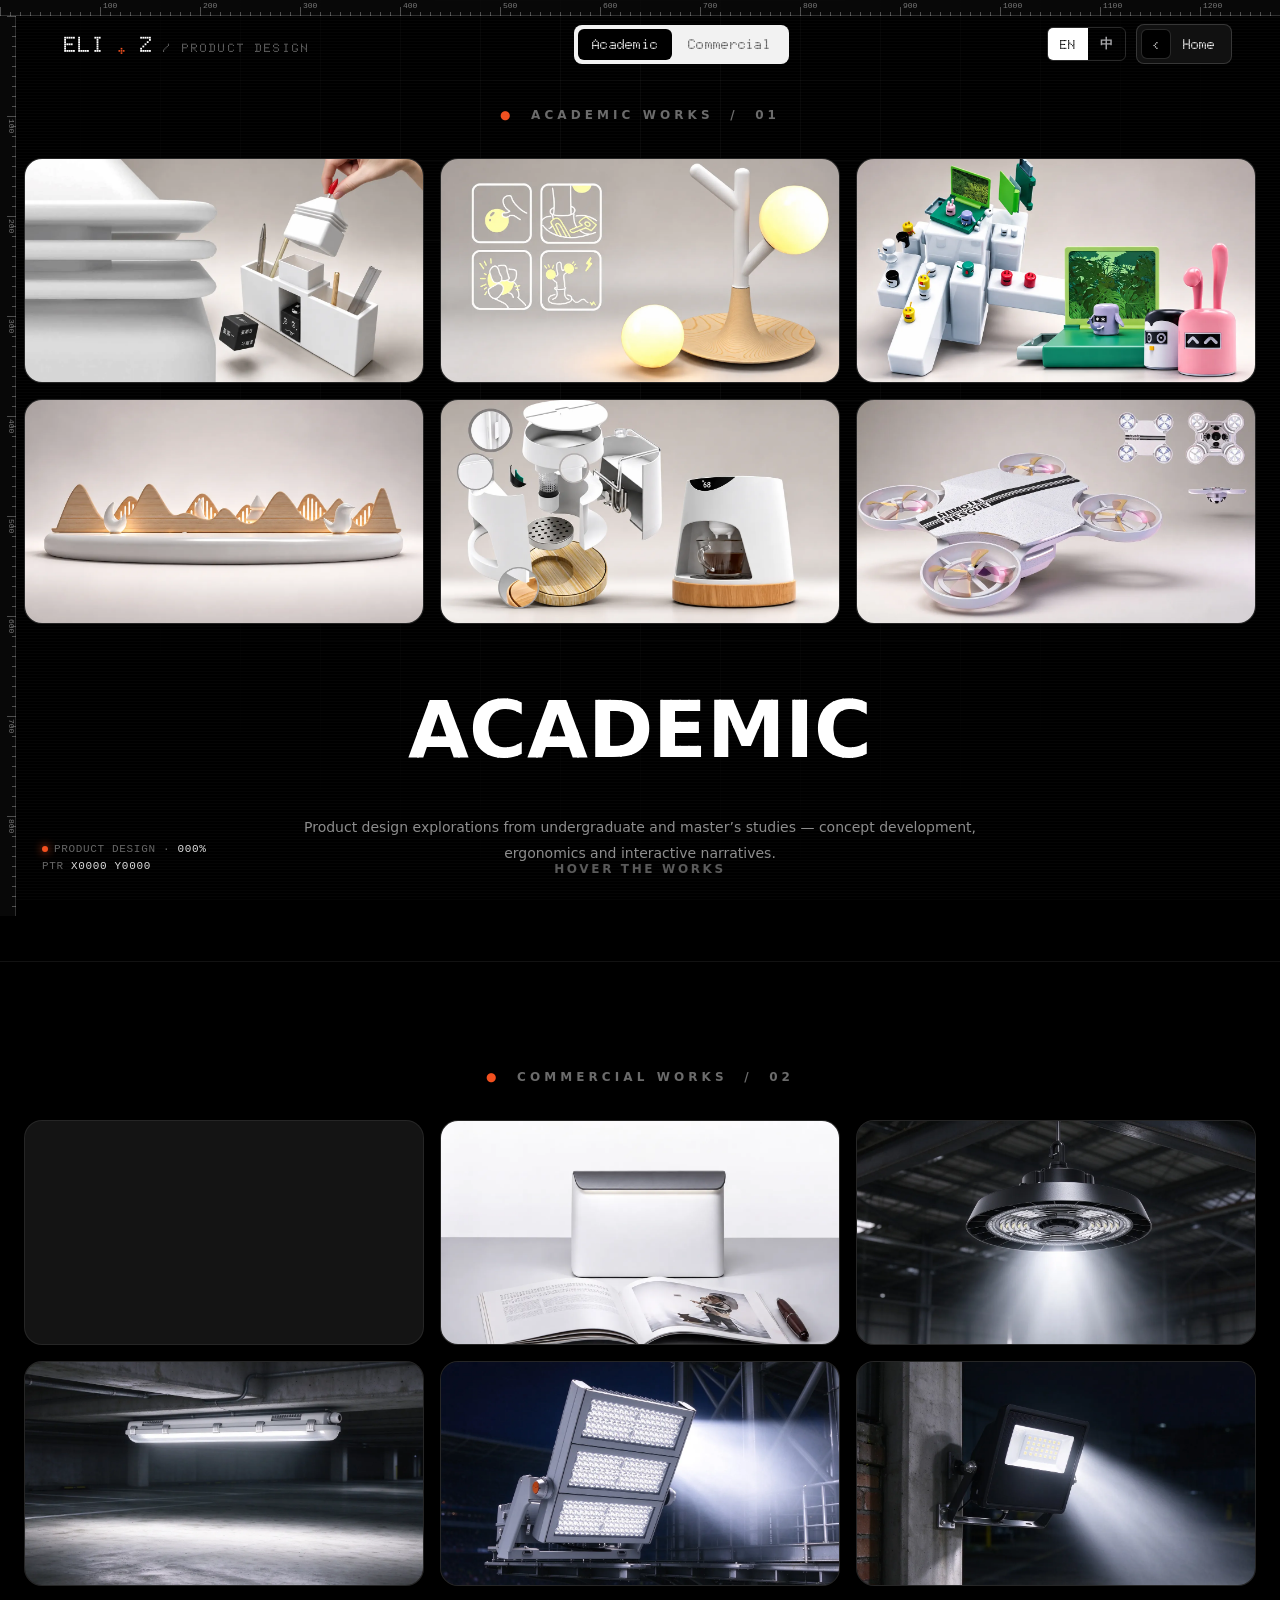
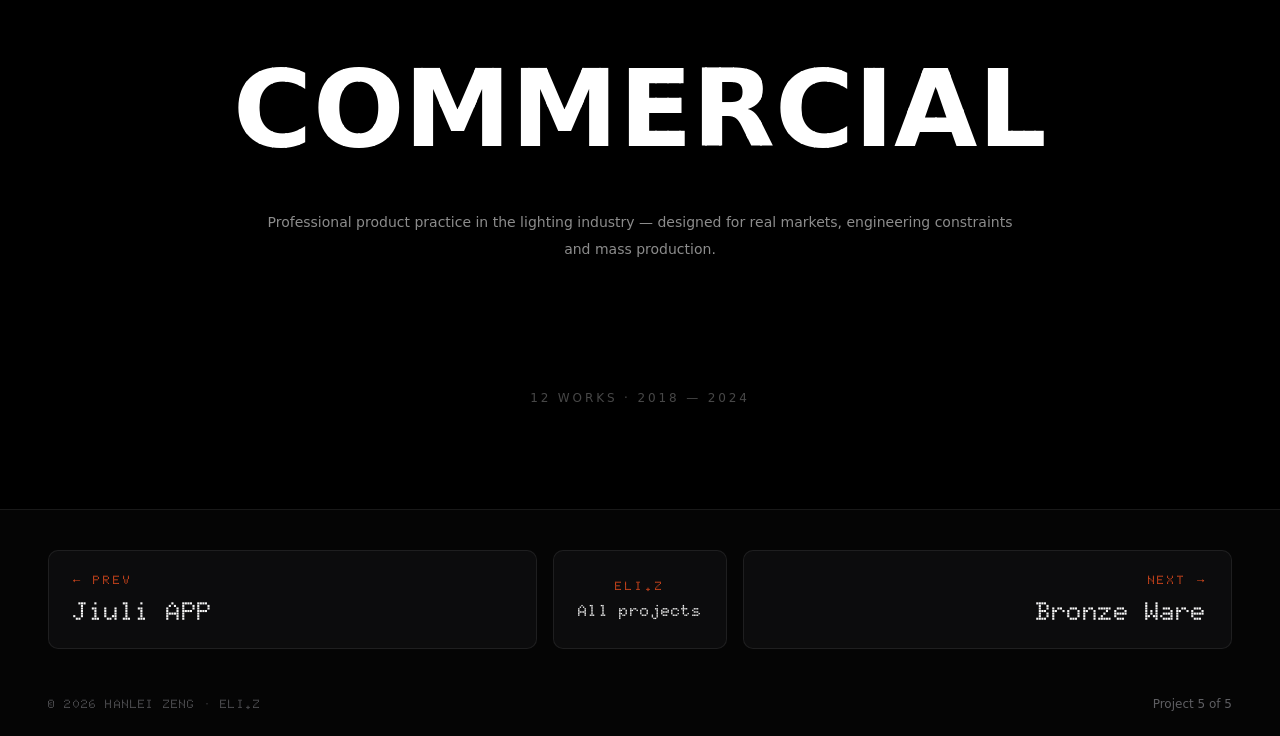
<file: Product Design project/v2.html>
<!DOCTYPE html>
<html lang="en">
<head>
<meta charset="UTF-8">
<meta name="viewport" content="width=device-width, initial-scale=1.0">
<title>Product Design — Hover Gallery</title>
<link rel="preconnect" href="https://fonts.googleapis.com">
<link rel="preconnect" href="https://fonts.gstatic.com" crossorigin>
<link href="https://fonts.googleapis.com/css2?family=Doto:wght@700;800;900&display=swap" rel="stylesheet">
<link rel="stylesheet" href="styles-v2.css">
<style id="eli-theme">/* ===== ELI.Z unified theme layer (matches CV homepage) ===== */
:root{--red:#f2501f;--red-deep:#d9441a;--pink:#f2501f;--pink-deep:#d9441a;--accent:#f2501f;
  --eli-red:#f2501f;--eli-glow:rgba(242,80,31,.45);--eli-line:rgba(255,255,255,.08);--eli-line2:rgba(255,255,255,.16);
  --eli-sans:"PingFang SC","PingFang TC","苹方-简","Helvetica Neue","Noto Sans SC","Microsoft YaHei",system-ui,sans-serif;
  --eli-dot:"Doto",ui-monospace,monospace;--eli-ease:cubic-bezier(.22,1,.36,1)}
html{scroll-behavior:smooth}
body{font-family:var(--eli-sans)}
::selection{background:var(--eli-red);color:#fff}
:focus-visible{outline:1px solid var(--eli-red)!important;outline-offset:3px}

/* background layers, same as homepage */
.eli-grid{position:fixed;inset:0;z-index:0;pointer-events:none;
  background-image:linear-gradient(var(--eli-line) 1px,transparent 1px),linear-gradient(90deg,var(--eli-line) 1px,transparent 1px);
  background-size:80px 80px;-webkit-mask-image:radial-gradient(ellipse at 50% 30%,#000 20%,transparent 75%);mask-image:radial-gradient(ellipse at 50% 30%,#000 20%,transparent 75%);opacity:.45}
.eli-scan{position:fixed;inset:0;z-index:1;pointer-events:none;background:repeating-linear-gradient(0deg,rgba(255,255,255,.018) 0 1px,transparent 1px 3px)}
.eli-glow{position:fixed;left:0;top:0;width:520px;height:520px;border-radius:50%;pointer-events:none;z-index:1;
  background:radial-gradient(circle,rgba(255,255,255,.05),transparent 65%);transform:translate(-50%,-50%);opacity:0;transition:opacity .4s}

/* ---------- header: homepage style ---------- */
.site-header,.topbar{background:transparent!important;-webkit-backdrop-filter:none!important;backdrop-filter:none!important;
  padding:14px clamp(18px,4vw,48px)!important;border-bottom:1px solid transparent;transition:background .4s,border-color .4s;pointer-events:none}
.site-header.eli-scrolled,.topbar.eli-scrolled{background:rgba(5,5,5,.72)!important;-webkit-backdrop-filter:blur(14px)!important;backdrop-filter:blur(14px)!important;border-color:var(--eli-line)}
.header-inner,.topbar-inner{max-width:none!important;display:flex!important;align-items:center;justify-content:space-between;gap:16px;pointer-events:auto}
.nav-center{display:flex!important;align-items:center;gap:22px;min-width:0;flex:1 1 auto}
.site-header .brand,.topbar .brand{display:none!important}
.eli-brand{display:inline-flex;align-items:baseline;gap:10px;font-family:var(--eli-dot);font-weight:800;font-size:22px;letter-spacing:.04em;color:#fff;text-decoration:none;white-space:nowrap;flex:0 0 auto}
.eli-brand b{color:var(--eli-red)}
.eli-brand small{font-size:12px;letter-spacing:.18em;color:#777;font-weight:800}
.eli-brand:hover small{color:var(--eli-red)}
.nav-pill{height:auto!important;background:#f2f2f2!important;border:0!important;border-radius:8px!important;box-shadow:none!important;padding:4px!important;gap:2px!important;margin:0 auto!important;flex:0 1 auto!important;width:auto!important}
.nav-pill .nav-link,.nav-pill a.nl,.nav-pill a{font-family:var(--eli-dot)!important;font-weight:800!important;font-size:14px!important;letter-spacing:.02em!important;
  padding:7px 14px!important;border-radius:6px;color:#555!important;transition:color .3s,background .3s}
.nav-pill .nav-link::after,.nav-pill a.nl::after,.nav-pill a::before{display:none!important}
.nav-pill a:hover{color:#000!important}
.nav-pill a.active,.nav-pill a.on{color:#fff!important;background:#000!important}
.eli-tools{display:flex;align-items:center;gap:10px;flex:0 0 auto}
.lang-toggle,.site-header .lang{display:flex!important;align-items:stretch;height:auto!important;background:transparent!important;border:1px solid var(--eli-line2)!important;border-radius:6px!important;box-shadow:none!important;padding:0!important;overflow:hidden}
.lang .knob{display:none!important}
.lang-toggle button,.site-header .lang button{font-family:var(--eli-dot)!important;font-weight:800!important;font-size:13px!important;background:none!important;border:0!important;border-radius:0!important;color:#a3a3a6!important;opacity:1!important;padding:7px 12px!important;cursor:pointer;transition:background .25s,color .25s}
.lang-toggle button.active,.lang-toggle button.on,.site-header .lang button.on{background:#fff!important;color:#000!important}
/* back home button lives in header */
.eli-home{display:flex;align-items:center;gap:12px;font-family:var(--eli-dot);font-weight:800;font-size:14px;padding:4px 16px 4px 4px;border-radius:8px;background:#111;border:1px solid var(--eli-line2);color:#fff;text-decoration:none;white-space:nowrap;transition:all .3s var(--eli-ease)}
.eli-home i{width:30px;height:30px;border-radius:6px;display:grid;place-items:center;background:#000;border:1px solid var(--eli-line2);font-style:normal;transition:background .3s,transform .3s var(--eli-ease)}
.eli-home:hover{border-color:var(--eli-red);box-shadow:0 0 24px var(--eli-glow)}
.eli-home:hover i{background:var(--eli-red);border-color:var(--eli-red);transform:translateX(-2px)}
.fab-home{display:none!important}
@media (max-width:900px){.nav-pill{display:none!important}.eli-brand small{display:none}}
@media (max-width:520px){.eli-home span{display:none}.eli-home{padding:4px}}

/* floating buttons: homepage square style */
.fab{border-radius:8px!important;background:#111!important;color:#fff!important;border:1px solid var(--eli-line2)!important;box-shadow:none!important;font-family:var(--eli-dot)!important;font-weight:800!important;transition:all .3s var(--eli-ease)!important}
.fab:hover{background:#111!important;border-color:var(--eli-red)!important;box-shadow:0 0 24px var(--eli-glow)!important;color:#fff!important}
.fab i,.fab svg{color:var(--eli-red)}

/* generic button feedback */
button,.fab,.eli-home,.eli-next a,a[class*="btn"]{-webkit-tap-highlight-color:transparent}
button:active,.fab:active,.eli-home:active,a[class*="btn"]:active{transform:scale(.97)}
.eli-ping{position:fixed;width:10px;height:10px;border:1px solid var(--eli-red);pointer-events:none;z-index:9998;transform:translate(-50%,-50%);animation:eliPing .5s var(--eli-ease) forwards}
@keyframes eliPing{to{width:46px;height:46px;opacity:0}}

/* design-software chrome: rulers, guides, inspector */
.eli-rx,.eli-ry{position:fixed;left:0;top:0;z-index:58;pointer-events:none}
.eli-ry{top:16px}
.eli-gx,.eli-gy{position:fixed;z-index:39;pointer-events:none;opacity:0;transition:opacity .3s}
.eli-gx{left:16px;right:0;top:0;height:0;border-top:1px dashed rgba(242,80,31,.32)}
.eli-gy{top:16px;bottom:0;left:0;width:0;border-left:1px dashed rgba(242,80,31,.32)}
html.eli-chrome .site-header,html.eli-chrome .topbar{padding-top:24px!important;padding-left:calc(16px + clamp(18px,4vw,48px))!important}
.eli-sel{position:fixed;pointer-events:none;z-index:57;border:1px solid var(--eli-red);opacity:0;transition:opacity .2s,left .18s var(--eli-ease),top .18s var(--eli-ease),width .18s var(--eli-ease),height .18s var(--eli-ease)}
.eli-sel.on{opacity:1}
.eli-sel i{position:absolute;width:7px;height:7px;background:#fff;border:1px solid var(--eli-red)}
.eli-sel i:nth-child(1){left:-4px;top:-4px}.eli-sel i:nth-child(2){right:-4px;top:-4px}.eli-sel i:nth-child(3){left:-4px;bottom:-4px}.eli-sel i:nth-child(4){right:-4px;bottom:-4px}
.eli-sel span{position:absolute;left:-1px;top:-21px;font:10.5px/1 ui-monospace,monospace;background:var(--eli-red);color:#fff;padding:4px 6px;white-space:nowrap}
.eli-sel em{position:absolute;left:50%;bottom:-22px;transform:translateX(-50%);font:10.5px/1 ui-monospace,monospace;font-style:normal;background:var(--eli-red);color:#fff;border-radius:3px;padding:4px 6px;white-space:nowrap}

/* progress + HUD */
.eli-progress{position:fixed;left:0;top:0;height:2px;width:0;background:var(--eli-red);z-index:200;box-shadow:0 0 10px var(--eli-glow)}
.eli-hud{position:fixed;left:calc(16px + clamp(14px,2.4vw,26px));bottom:clamp(14px,2.4vw,26px);z-index:55;font:11px/1.5 ui-monospace,monospace;color:#666;letter-spacing:.06em;pointer-events:none}
.eli-hud b{color:#ddd;font-weight:400}.eli-hud .d{display:inline-block;width:6px;height:6px;border-radius:50%;background:var(--eli-red);margin-right:6px;box-shadow:0 0 8px var(--eli-red);animation:eliBlink 1.6s infinite}
@keyframes eliBlink{50%{opacity:.25}}
@media (max-width:700px){.eli-hud{display:none}}

/* next project bar */
.eli-next{position:relative;z-index:3;display:grid;grid-template-columns:1fr auto 1fr;gap:16px;align-items:stretch;padding:40px clamp(18px,4vw,48px) 30px;border-top:1px solid var(--eli-line);background:#050505;margin-top:60px}
.eli-next a{display:flex;flex-direction:column;gap:8px;padding:22px 24px;border:1px solid var(--eli-line);border-radius:10px;background:#0c0c0d;color:#f5f5f5;text-decoration:none;position:relative;overflow:hidden;transition:border-color .35s,box-shadow .35s}
.eli-next a::before{content:"";position:absolute;inset:0;background:radial-gradient(400px circle at var(--x,50%) var(--y,50%),rgba(242,80,31,.16),transparent 60%);opacity:0;transition:opacity .35s}
.eli-next a:hover{border-color:var(--eli-red);box-shadow:0 0 30px rgba(242,80,31,.18)}
.eli-next a:hover::before{opacity:1}
.eli-next small{font-family:var(--eli-dot);font-weight:800;font-size:12px;letter-spacing:.24em;color:var(--eli-red)}
.eli-next strong{font-family:var(--eli-dot);font-weight:800;font-size:clamp(18px,2vw,26px);letter-spacing:.02em}
.eli-next .nx{text-align:right;align-items:flex-end}
.eli-next .hm{justify-content:center;align-items:center;min-width:140px}
.eli-next .hm strong{font-size:16px}
.eli-foot{position:relative;z-index:3;display:flex;justify-content:space-between;flex-wrap:wrap;gap:8px 24px;padding:18px clamp(18px,4vw,48px) 26px;background:#050505;color:#5f5f63;font-size:12px}
.eli-foot .d{font-family:var(--eli-dot);font-weight:800;letter-spacing:.1em}
@media (max-width:760px){.eli-next{grid-template-columns:1fr 1fr}.eli-next .hm{grid-column:1/-1;order:3}}

/* page transition, same language as the homepage splash */
.eli-veil{position:fixed;inset:0;z-index:9999;background:#000;display:grid;place-items:center;transition:transform .6s var(--eli-ease)}
.eli-veil.out{transform:translateY(-100%)}
.eli-veil.idle{transform:translateY(100%);transition:none}
.eli-veil.in{transform:translateY(0)}
.eli-veil .t{font-family:var(--eli-dot);font-weight:900;font-size:clamp(34px,6vw,78px);color:#fff;letter-spacing:.02em;text-align:center;line-height:1.05;padding:0 20px}
.eli-veil .l{font-family:var(--eli-dot);font-weight:800;font-size:12px;letter-spacing:.4em;color:#777;margin-top:14px;text-align:center}
.eli-veil .b{width:200px;height:2px;background:#222;margin:18px auto 0;overflow:hidden}
.eli-veil .b i{display:block;height:100%;width:0;background:var(--eli-red);transition:width .45s var(--eli-ease)}
.eli-veil.ready .b i{width:100%}
@media (prefers-reduced-motion:reduce){.eli-veil{display:none}}
</style>
</head>
<body>

  <a class="fab fab-home" href="https://cooleli.github.io/CV-project/v2/#projects" aria-label="Back home"><svg viewBox="0 0 24 24" width="13" height="13" fill="currentColor" aria-hidden="true"><path d="M12 3l9 8h-3v9h-5v-6H11v6H6v-9H3z"/></svg><span data-en="Back home" data-zh="返回首页">Back home</span></a>
  <header class="topbar">
    <div class="topbar-inner">
      <div class="nav-center">
      <span class="brand"><span class="dot"></span>PRODUCT&nbsp;DESIGN</span>
      <nav class="nav-pill" aria-label="Sections">
        <a class="nav-link active" href="#partA" data-nav="a"><span data-en="Academic" data-zh="在校设计">Academic</span></a>
        <a class="nav-link" href="#partB" data-nav="b"><span data-en="Commercial" data-zh="商业设计">Commercial</span></a>
      </nav>
    </div>
      <div class="lang-toggle" role="group" aria-label="Language">
        <button type="button" data-lang="en" class="on">EN</button><button type="button" data-lang="zh">中</button>
      </div>
    </div>
  </header>

  <!-- 在校设计 / Academic -->
  <section class="part" id="partA">
    <div class="part-kicker"><span class="dot">●</span>&nbsp; <span data-en="Academic Works" data-zh="在校设计">Academic Works</span> &nbsp;/&nbsp; 01</div>
    <div class="members" id="membersA">
      <div class="name-wrap" id="nameWrapA"><div class="giant" id="nameA"></div></div>
      <p class="desc" id="descA"></p>
    </div>
  </section>

  <!-- 商业设计 / Commercial -->
  <section class="part" id="partB">
    <div class="part-kicker"><span class="dot">●</span>&nbsp; <span data-en="Commercial Works" data-zh="商业设计">Commercial Works</span> &nbsp;/&nbsp; 02</div>
    <div class="members" id="membersB">
      <div class="name-wrap" id="nameWrapB"><div class="giant" id="nameB"></div></div>
      <p class="desc" id="descB"></p>
    </div>
  </section>

  <div class="footer">12 WORKS · 2018 — 2024</div>

  <!-- click viewer: photo expands to fill the frame -->
  <div id="viewer" hidden>
    <div class="viewer-backdrop" id="viewerBackdrop"></div>
    <img id="viewerImg" alt="">
    <div class="viewer-kicker" id="viewerKicker"></div>
    <div class="giant viewer-name" id="viewerName"></div>
    <p class="viewer-desc" id="viewerDesc"></p>
    <div class="viewer-hint" data-en="Click image to zoom · Click elsewhere or ESC to close" data-zh="点击图片缩放 · 点击别处或按 ESC 关闭">Click image to zoom · Click elsewhere or ESC to close</div>
    <button id="viewerClose" type="button" aria-label="Close">✕</button>
  </div>

  <div id="badge"><div class="badge-dot">↗</div></div>
  <div class="hint" id="hint" data-en="Hover the works" data-zh="悬停查看作品">Hover the works</div>

  <script src="./app-v2.js"></script>

<script>window.ELI_PAGE={id:"product"};
/* ===== ELI.Z unified theme layer: header, transitions, interactions ===== */
(function(){
  var HOME="https://cooleli.github.io/CV-project/v2/";
  var BASE="https://cooleli.github.io/Portfolio-page/";
  var LIST=[
    {id:"bronze",en:"Bronze Ware",zh:"青铜器手势交互",p:"Bronze%20Heritage%20Gesture%20Interaction%20project/"},
    {id:"dunhuang",en:"Stone Reveal",zh:"敦煌互动遗产",p:"Dunhuang%20Interactive%20Heritage%20project/"},
    {id:"mr",en:"RV × MR",zh:"MR 房车内饰定制",p:"MR%20RV%20Interior%20Customization%20project/"},
    {id:"app",en:"Jiuli APP",zh:"九里 APP 交互设计",p:"APP%20Interaction%20Design%20project/"},
    {id:"product",en:"Product Design",zh:"产品设计",p:"Product%20Design%20project/"}];
  var me=window.ELI_PAGE||{id:"bronze"},idx=0;LIST.forEach(function(x,i){if(x.id===me.id)idx=i});
  var cur=LIST[idx],prev=LIST[(idx+LIST.length-1)%LIST.length],next=LIST[(idx+1)%LIST.length];
  var reduce=matchMedia("(prefers-reduced-motion: reduce)").matches;
  function el(tag,cls,html){var e=document.createElement(tag);if(cls)e.className=cls;if(html!=null)e.innerHTML=html;return e}
  function zh(){return /^zh/.test(document.documentElement.lang)||document.documentElement.classList.contains("zh")}
  function bi(en,z){return '<span data-en="'+en+'" data-zh="'+z+'">'+en+'</span>'}

  /* veil: enter animation */
  var veil=el("div","eli-veil",'<div><div class="t">'+cur.en.toUpperCase()+'</div><div class="l">ELI.Z / PROJECT '+String(idx+1).padStart(2,"0")+'</div><div class="b"><i></i></div></div>');
  document.body.appendChild(veil);
  requestAnimationFrame(function(){veil.classList.add("ready")});
  setTimeout(function(){veil.classList.add("out")},reduce?0:480);

  /* background layers */
  ["eli-grid","eli-scan"].forEach(function(c){document.body.insertBefore(el("div",c),document.body.firstChild)});
  var glow=el("div","eli-glow");document.body.appendChild(glow);
  var prog=el("div","eli-progress");document.body.appendChild(prog);

  /* header: brand + tools */
  var hdr=document.querySelector(".site-header,.topbar");
  if(hdr){
    var inner=hdr.querySelector(".header-inner,.topbar-inner")||hdr;
    var center=inner.querySelector(".nav-center")||inner;
    var brand=el("a","eli-brand",'ELI<b>.</b>Z<small>/ '+cur.en.toUpperCase()+'</small>');brand.href=HOME;brand.setAttribute("aria-label","Eli Zeng — home");
    center.insertBefore(brand,center.firstChild);
    var tools=el("div","eli-tools");
    var lang=inner.querySelector(".lang-toggle,.lang");if(lang)tools.appendChild(lang);
    var home=el("a","eli-home",'<i>‹</i>'+bi("Home","返回首页"));home.href=HOME+"#projects";
    tools.appendChild(home);inner.appendChild(tools);
    addEventListener("scroll",function(){hdr.classList.toggle("eli-scrolled",scrollY>40)},{passive:true});
  }

  /* next / previous project + footer */
  var nav=el("nav","eli-next",
    '<a class="pv" href="'+BASE+prev.p+'v2.html"><small>← PREV</small><strong data-en="'+prev.en+'" data-zh="'+prev.zh+'">'+prev.en+'</strong></a>'+
    '<a class="hm" href="'+HOME+'#projects"><small>ELI.Z</small><strong>'+bi("All projects","全部项目")+'</strong></a>'+
    '<a class="nx" href="'+BASE+next.p+'v2.html"><small>NEXT →</small><strong data-en="'+next.en+'" data-zh="'+next.zh+'">'+next.en+'</strong></a>');
  var foot=el("div","eli-foot",'<span class="d">© 2026 HANLEI ZENG · ELI.Z</span><span>'+bi("Project "+(idx+1)+" of "+LIST.length,"项目 "+(idx+1)+" / "+LIST.length)+'</span>');
  document.body.appendChild(nav);document.body.appendChild(foot);
  nav.querySelectorAll("a").forEach(function(a){a.addEventListener("pointermove",function(e){var r=a.getBoundingClientRect();a.style.setProperty("--x",(e.clientX-r.left)+"px");a.style.setProperty("--y",(e.clientY-r.top)+"px")})});

  /* HUD */
  var hud=el("div","eli-hud",'<span class="d"></span>'+cur.en.toUpperCase()+' · <b id="eliPct">000%</b><br>PTR <b id="eliPtr">X0000 Y0000</b>');document.body.appendChild(hud);
  var pct=document.getElementById("eliPct"),ptr=document.getElementById("eliPtr");
  function onScroll(){var h=document.documentElement.scrollHeight-innerHeight,p=h>0?scrollY/h:0;prog.style.width=(p*100)+"%";pct.textContent=String(Math.round(p*100)).padStart(3,"0")+"%"}
  addEventListener("scroll",onScroll,{passive:true});onScroll();

  /* shared language: homepage and every project page remember the same choice */
  function syncLang(){var l;try{l=localStorage.getItem("lang")}catch(e){}
    if(l!=="zh"&&l!=="en")return;var b=document.querySelector('[data-lang="'+l+'"],[data-l="'+l+'"]');if(b&&!b.classList.contains("active")&&!b.classList.contains("on"))b.click();applyBi(l)}
  function applyBi(l){[nav,foot,tools||document.createElement("i")].forEach(function(r){r.querySelectorAll("[data-en]").forEach(function(s){s.textContent=s.getAttribute("data-"+l)})})}
  document.addEventListener("click",function(e){var b=e.target.closest("[data-lang],[data-l]");if(!b)return;var l=b.getAttribute("data-lang")||b.getAttribute("data-l");
    try{localStorage.setItem("lang",l)}catch(_){}setTimeout(function(){applyBi(l)},0)});
  function initLang(){setTimeout(function(){syncLang();applyBi(zh()?"zh":"en")},0)}
  if(document.readyState==="loading")document.addEventListener("DOMContentLoaded",initLang);else initLang();

  /* pointer: glow, HUD coordinates, click ping */
  var gx=0,gy=0,tx=0,ty=0,raf=0;
  addEventListener("pointermove",function(e){tx=e.clientX;ty=e.clientY;glow.style.opacity=1;ptr.textContent="X"+String(Math.round(tx)).padStart(4,"0")+" Y"+String(Math.round(ty+scrollY)).padStart(4,"0");if(!raf)raf=requestAnimationFrame(loop)},{passive:true});
  function loop(){gx+=(tx-gx)*.18;gy+=(ty-gy)*.18;glow.style.transform="translate("+(gx-260)+"px,"+(gy-260)+"px)";raf=Math.abs(tx-gx)+Math.abs(ty-gy)>.5?requestAnimationFrame(loop):0}
  glow.style.left="0";glow.style.top="0";
  document.addEventListener("pointerdown",function(e){if(reduce)return;var p=el("i","eli-ping");p.style.left=e.clientX+"px";p.style.top=e.clientY+"px";document.body.appendChild(p);setTimeout(function(){p.remove()},520)});

  /* design-software chrome: rulers, guides, Figma-style inspector (same as homepage) */
  var fine=matchMedia("(hover:hover) and (min-width:761px)").matches;
  var rx=el("canvas","eli-rx"),ry=el("canvas","eli-ry"),gX=el("div","eli-gx"),gY=el("div","eli-gy");
  if(fine){[rx,ry,gX,gY].forEach(function(c){document.body.appendChild(c)});document.documentElement.classList.add("eli-chrome")}
  var mxp=-1,myp=-1;
  function drawR(){if(!fine)return;var d=Math.min(devicePixelRatio||1,2),W=innerWidth,H=innerHeight,S=16;
    [[rx,W,S],[ry,S,H]].forEach(function(o){var c=o[0];if(c.width!==o[1]*d||c.height!==o[2]*d){c.width=o[1]*d;c.height=o[2]*d;c.style.width=o[1]+"px";c.style.height=o[2]+"px"}});
    var x=rx.getContext("2d");x.setTransform(d,0,0,d,0,0);x.clearRect(0,0,W,S);x.fillStyle="rgba(10,10,10,.82)";x.fillRect(0,0,W,S);
    x.fillStyle="rgba(255,255,255,.28)";for(var i=0;i<W;i+=10){var big=i%100===0;x.fillRect(i,big?S-9:S-4,1,big?9:4)}
    x.fillStyle="#777";x.font="8px ui-monospace,monospace";for(i=100;i<W;i+=100)x.fillText(i,i+3,8);
    x.fillStyle="rgba(255,255,255,.16)";x.fillRect(0,S-1,W,1);if(mxp>=0){x.fillStyle="#f2501f";x.fillRect(mxp,0,1,S);x.fillText(Math.round(mxp),mxp+4,8)}
    var y=ry.getContext("2d");y.setTransform(d,0,0,d,0,0);y.clearRect(0,0,S,H);y.fillStyle="rgba(10,10,10,.82)";y.fillRect(0,0,S,H);
    var off=scrollY%10,off100=scrollY%100;y.fillStyle="rgba(255,255,255,.28)";
    for(i=-off;i<H;i+=10){var yy=i+scrollY,bg=Math.round(yy)%100===0;y.fillRect(bg?S-9:S-4,i,bg?9:4,1)}
    y.fillStyle="#777";y.font="8px ui-monospace,monospace";
    for(i=100-off100;i<H;i+=100){y.save();y.translate(9,i+3);y.rotate(Math.PI/2);y.fillText(Math.round(i+scrollY),0,0);y.restore()}
    y.fillStyle="rgba(255,255,255,.16)";y.fillRect(S-1,0,1,H);if(myp>=0){y.fillStyle="#f2501f";y.fillRect(0,myp,S,1)}}
  var rq=0;function reqR(){if(!rq)rq=requestAnimationFrame(function(){rq=0;drawR()})}
  addEventListener("pointermove",function(e){mxp=e.clientX;myp=e.clientY;if(fine){gX.style.transform="translateY("+myp+"px)";gY.style.transform="translateX("+mxp+"px)";gX.style.opacity=gY.style.opacity=1}reqR()},{passive:true});
  document.addEventListener("pointerleave",function(){gX.style.opacity=gY.style.opacity=0});
  addEventListener("scroll",reqR,{passive:true});addEventListener("resize",reqR);drawR();

  var sel=el("div","eli-sel","<i></i><i></i><i></i><i></i><span></span><em></em>");if(fine)document.body.appendChild(sel);
  var tag=sel.querySelector("span"),dim=sel.querySelector("em"),target=null;
  var SEL="img,video,canvas,iframe,figure,h1,h2,h3,button,.fab,.eli-next a,.nav-pill,[class*=card],[class*=Card],[class*=stat],[class*=frame],[class*=tile],[class*=panel],.member,.act,.btn,blockquote,table";
  function label(t){var n=t.tagName;
    if(n==="IMG"){var f=(t.currentSrc||t.src||"").split("/").pop().split("?")[0];try{f=decodeURIComponent(f)}catch(_){}return "Image · "+f.slice(0,30)}
    if(n==="VIDEO")return "Video";if(n==="CANVAS")return "Canvas";if(n==="IFRAME")return "Embed";
    if(/^H[1-3]$/.test(n))return "Heading · "+n;if(n==="BUTTON"||/btn|fab/.test(t.className)||t.matches(".eli-next a"))return "Button";
    if(t.classList.contains("nav-pill"))return "Nav · Auto layout";if(n==="FIGURE")return "Figure";
    return /card/i.test(t.className)?"Card":/stat/.test(t.className)?"Metric":"Frame"}
  function place(){if(!target)return;var r=target.getBoundingClientRect();if(r.bottom<0||r.top>innerHeight||!r.width){sel.classList.remove("on");return}
    sel.style.left=(r.left-4)+"px";sel.style.top=(r.top-4)+"px";sel.style.width=(r.width+8)+"px";sel.style.height=(r.height+8)+"px";dim.textContent=Math.round(r.width)+" × "+Math.round(r.height)}
  document.addEventListener("pointerover",function(e){if(!fine)return;var t=e.target.closest&&e.target.closest(SEL);
    if(t&&(t.id==="viewerImg"||t.id==="lbimg"||t.closest(".eli-veil,.lightbox,.lb,.viewer,[role=dialog],.site-header,.topbar")&&!t.classList.contains("nav-pill"))){t=null}
    if(t){var r=t.getBoundingClientRect();if(r.width<40||r.height<20||(r.width>innerWidth*.98&&r.height>innerHeight*.9))t=null}
    if(t===target)return;target=t;if(!t){sel.classList.remove("on");return}
    tag.textContent=label(t);place();sel.classList.add("on")});
  addEventListener("scroll",place,{passive:true});addEventListener("resize",place);

  /* image loading: decode off the main thread, lazy below the fold */
  document.querySelectorAll("img").forEach(function(im,i){im.decoding="async";if(!im.hasAttribute("loading")&&im.getBoundingClientRect().top>innerHeight*1.2)im.loading="lazy"});

  /* leaving: native navigation (never blocked); the veil only decorates and clears itself if the page stays */
  function veilIn(href){if(reduce)return;veil.querySelector(".t").textContent=/CV-project/.test(href)?"ELI.Z":"LOADING";
    veil.classList.remove("out","ready");veil.classList.add("idle");void veil.offsetWidth;veil.classList.remove("idle");veil.classList.add("in");
    setTimeout(function(){veil.classList.remove("in");veil.classList.add("out")},1600)}
  document.addEventListener("click",function(e){var a=e.target.closest("a[href]");if(!a||e.defaultPrevented||e.metaKey||e.ctrlKey||e.shiftKey||e.button)return;
    if(a.target&&a.target!=="_self")return;var h=a.href;if(!/^https:\/\/cooleli\.github\.io\/(CV-project|Portfolio-page)\//.test(h))return;
    if(a.getAttribute("href").charAt(0)==="#"||/\.(pdf|mp4|png|jpe?g|webp)(\?|$)/i.test(h))return;veilIn(h)});
  addEventListener("pageshow",function(e){if(e.persisted){veil.classList.remove("in","idle");veil.classList.add("out")}});
  /* ---------- in-page anchors: always scroll in place (works inside any preview frame, never reloads) ---------- */
document.addEventListener("click",function(e){var a=e.target.closest&&e.target.closest('a[href^="#"]');if(!a||e.defaultPrevented)return;
  var id=a.getAttribute("href").slice(1),t=id?document.getElementById(id):null;if(!id||id==="top"){e.preventDefault();scrollTo({top:0,behavior:"smooth"});return}
  if(!t)return;e.preventDefault();var y=t.getBoundingClientRect().top+scrollY-(id==="top"?0:70);scrollTo({top:Math.max(0,y),behavior:"smooth"});
  try{history.replaceState(null,"","#"+id)}catch(_){}});
})();
</script>
</body>
</html>
</file>
<file: Bronze Heritage Gesture Interaction project/styles.css>
@font-face{font-family:'Doto';font-style:normal;font-weight:700 800;font-display:swap;
src:url([data-uri]) format('woff2');}
/* ============ Design tokens (from portfolio) ============ */
:root{
  --bg:#000; --text:#fff; --muted:#8e8e8e; --nav-text:#2e2e2e;
  --line:#1b1b1b; --soft:#0b0b0b;
  --red:#dc524c; --red-deep:#bd443e;
  --font-sans:"Inter","Segoe UI",system-ui,sans-serif;
  --font-display:'Doto',sans-serif;
  --safe-top:env(safe-area-inset-top); --safe-bottom:env(safe-area-inset-bottom);
}
*{box-sizing:border-box;margin:0;padding:0}
html{scroll-behavior:smooth;background:#000}
body{font-family:var(--font-sans);background:#000;color:#fff;line-height:1.45;-webkit-font-smoothing:antialiased;overflow-x:hidden}
a{color:inherit;text-decoration:none}button{font:inherit}
::selection{background:var(--red);color:#fff}

/* faint dot grain + vignette, same as portfolio .bg */
.grain{position:fixed;inset:0;z-index:0;pointer-events:none;opacity:.09;
  background-image:radial-gradient(rgba(255,255,255,.85) .5px,transparent .5px);background-size:4px 4px}
.vignette{position:fixed;inset:0;z-index:0;pointer-events:none;
  background:radial-gradient(circle at 50% 40%,rgba(0,0,0,.05),rgba(0,0,0,.5) 72%,rgba(0,0,0,.85))}

.wrap{position:relative;z-index:1;max-width:1180px;margin:0 auto;padding:0 clamp(20px,5vw,48px)}

/* ============ Header : white flat pill nav + lang toggle ============ */
.site-header{position:fixed;top:0;left:0;right:0;z-index:50;padding:calc(14px + var(--safe-top)) clamp(14px,3vw,32px) 14px;
  background:linear-gradient(180deg,rgba(0,0,0,.85),rgba(0,0,0,0));backdrop-filter:blur(6px);-webkit-backdrop-filter:blur(6px)}
.header-inner{max-width:1280px;margin:0 auto;display:grid;grid-template-columns:1fr auto 1fr;align-items:center;gap:clamp(10px,1.7vw,18px)}
.nav-center{grid-column:2;display:flex;align-items:center;gap:clamp(10px,1.7vw,18px)}
.header-inner .lang-toggle{grid-column:3;justify-self:end}

.nav-pill{height:clamp(44px,5.2vw,48px);width:max-content;max-width:100%;flex:0 1 auto;display:flex;align-items:center;justify-content:center;gap:2px;
  background:#fff;border:1px solid rgba(0,0,0,.08);border-radius:999px;box-shadow:0 10px 30px rgba(0,0,0,.10);
  overflow:auto;scrollbar-width:none;padding:4px 10px}
.nav-pill::-webkit-scrollbar{display:none}
/* brand chip, Doto — same language as portfolio header */
.brand{display:inline-flex;align-items:center;gap:9px;height:clamp(44px,5.2vw,48px);padding:0 18px;flex:0 0 auto;
  border-radius:999px;background:#fff;color:#000;border:1px solid rgba(0,0,0,.08);box-shadow:0 10px 30px rgba(0,0,0,.10);
  font-family:'Doto',sans-serif;font-weight:800;font-size:clamp(11px,1.1vw,13px);letter-spacing:.08em;white-space:nowrap;
  transition:transform .2s ease,background .2s ease}
.brand:hover{transform:translateY(-1px);background:#f2f2f2}
.brand .dot{width:8px;height:8px;border-radius:50%;background:var(--red);flex:0 0 auto}
.nav-link{position:relative;font-family:'Doto',sans-serif;color:rgba(0,0,0,.62);font-weight:700;
  font-size:clamp(11px,1.1vw,14px);letter-spacing:-.01em;padding:10px 14px 13px;white-space:nowrap;transition:color .2s}
.nav-link:hover{color:#000}.nav-link.active{color:#000}
.nav-link.active::after{content:"";position:absolute;width:3px;height:3px;background:var(--red);border-radius:50%;
  left:50%;bottom:5px;transform:translateX(-50%);box-shadow:-5px 0 var(--red),5px 0 var(--red)}
.lang-toggle{display:inline-flex;align-items:center;background:#fff;border:1px solid rgba(0,0,0,.08);
  border-radius:999px;padding:4px;box-shadow:0 10px 30px rgba(0,0,0,.10)}
.lang-toggle button{border:0;background:transparent;color:#2e2e2e;opacity:.45;font-family:'Doto',sans-serif;
  font-size:10px;font-weight:700;padding:7px 8px;border-radius:999px;cursor:pointer;transition:all .2s}
.lang-toggle button.active{opacity:1;background:#000;color:#fff}

/* ============ Hero ============ */
.hero{min-height:88svh;display:flex;align-items:center;justify-content:center;text-align:center;padding:40px 0 30px}
.hero-kicker{font:500 11px var(--font-sans);letter-spacing:.3em;text-transform:uppercase;color:#777;margin-bottom:26px}
.hero-kicker::before{content:"";display:inline-block;width:8px;height:8px;background:var(--red);margin-right:10px;transform:translateY(-1px)}
.hero-title{font:800 clamp(44px,7.4vw,98px)/1.14 'Doto',sans-serif;color:#fff;
  letter-spacing:.02em;margin:0 auto;max-width:1040px}
.ht-line{display:block;white-space:nowrap}
/* animated dashed-outline title, after portfolio TechText */
.hero-sub{max-width:620px;margin:26px auto 0;font-size:clamp(15.5px,1.6vw,18px);color:#c9c9c9;opacity:.85;line-height:1.65}
.hero-scroll{margin-top:44px;color:#555;font-size:11px;letter-spacing:.28em;text-transform:uppercase}
.hero-scroll i{display:block;margin-top:10px;color:var(--red);animation:bob 1.8s ease-in-out infinite}
@keyframes bob{0%,100%{transform:translateY(0)}50%{transform:translateY(6px)}}

/* ============ Sections ============ */
.section{padding:clamp(56px,7vw,96px) 0;scroll-margin-top:90px}
.section-kicker{font:500 11px var(--font-sans);letter-spacing:.22em;text-transform:uppercase;color:#777;margin-bottom:18px}
.section-kicker::before{content:"";display:inline-block;width:8px;height:8px;background:var(--red);margin-right:10px;transform:translateY(-1px)}
.section h2{font:400 clamp(38px,6.4vw,84px) var(--font-display);letter-spacing:-.045em;line-height:1.05;max-width:1000px}
.section-intro{margin-top:26px;max-width:780px;color:#a3a3a3;font:400 16.5px/1.8 var(--font-sans)}
.why-lead{font-size:clamp(17px,2.1vw,21px);line-height:1.85;color:#ececec;max-width:64ch;margin-top:22px;font-weight:500}
.why-grid{display:grid;grid-template-columns:1fr 1fr;gap:1px;margin-top:30px;
  background:rgba(255,255,255,.09);border:1px solid rgba(255,255,255,.09);border-radius:20px;overflow:hidden}
.why-cell{background:#050505;padding:26px 28px}
.why-k{font:800 13px 'Doto',var(--font-body);letter-spacing:.18em;color:var(--red);margin-bottom:12px}
.why-cell p{font-size:13.5px;line-height:1.85;color:#a3a3a3;margin:0}
@media(max-width:900px){.why-grid{grid-template-columns:1fr}}
.section-intro strong{color:#e8e8e8;font-weight:600}
.rule{height:1px;background:var(--line);margin:52px 0 0}
.subhead{display:flex;align-items:center;gap:14px;font:600 12px var(--font-sans);letter-spacing:.28em;
  text-transform:uppercase;color:#9a9a9a;margin:52px 0 22px}
.subhead::before{content:"";width:28px;height:1px;background:linear-gradient(90deg,#fff,rgba(255,255,255,.15));flex:none}

/* ============ Gesture / mouse cards (outline-card style) ============ */
.grid-2{display:grid;grid-template-columns:repeat(2,minmax(0,1fr));gap:18px;margin-top:26px}
.outline-card{position:relative;padding:32px;border-radius:24px;overflow:hidden;color:#fff;
  background:linear-gradient(135deg,rgba(255,255,255,.05) 0%,rgba(255,255,255,0) 38%),rgba(10,10,14,.36);
  border:1px solid rgba(255,255,255,.10);
  box-shadow:inset 0 1px 0 0 rgba(255,255,255,.22),0 10px 40px rgba(0,0,0,.45);
  transition:transform .4s cubic-bezier(.22,1,.36,1),border-color .35s}
.outline-card:hover{transform:translateY(-6px);border-color:rgba(255,255,255,.22)}
.card-num{font:400 25px var(--font-display);letter-spacing:-.03em;color:var(--red)}
.card-title{font-size:16px;font-weight:600;margin-top:12px}
.deck{display:grid;grid-template-columns:1fr 1fr;gap:18px;margin-top:26px}
.deck-col{border:1px solid var(--line);border-radius:20px;padding:26px 26px 22px;background:rgba(255,255,255,.015)}
.deck-head{display:flex;align-items:baseline;gap:14px;padding-bottom:14px;border-bottom:1px solid rgba(255,255,255,.12)}
.deck-mode{font:800 15px 'Doto',var(--font-body);letter-spacing:.14em;color:var(--red);white-space:nowrap}
.deck-sub{font-size:12.5px;color:#7d7d7d;letter-spacing:.02em}
.deck-row{display:grid;grid-template-columns:30px minmax(0,auto) 1fr minmax(0,auto);gap:14px;align-items:center;
  padding:13px 2px;border-bottom:1px dashed rgba(255,255,255,.09)}
.deck-row:last-of-type{border-bottom:0}
.deck-idx{font:700 12px 'Doto',var(--font-body);color:#4d4d4d;letter-spacing:.06em}
.deck-act{font:800 clamp(15px,1.6vw,19px) 'Doto',var(--font-body);letter-spacing:.05em;color:#fff;white-space:nowrap}
.deck-rule{height:1px;background:linear-gradient(90deg,rgba(255,255,255,.16),rgba(255,255,255,.03));min-width:20px}
.deck-res{font-size:12.5px;color:#9a9a9a;text-align:right;letter-spacing:.02em;white-space:nowrap}
.deck-note{margin-top:16px;font-size:12.5px;line-height:1.7;color:#777}
.deck-note i{color:var(--red);margin-right:8px}
@media(max-width:900px){
  .deck{grid-template-columns:1fr}
  .deck-act{white-space:normal}
  .deck-res{white-space:normal}
}
.card-note{margin-top:20px;padding-top:16px;border-top:1px solid rgba(255,255,255,.1);
  font-size:12.5px;line-height:1.7;color:#8a8a8a}
.card-note i{color:var(--red);margin-right:8px}

/* ============ Artifact strip ============ */
.artifacts{display:grid;grid-template-columns:repeat(5,minmax(0,1fr));gap:12px;margin-top:26px}
.artifact{border:1px solid var(--line);border-radius:16px;padding:20px 16px;background:var(--soft);
  transition:border-color .3s,transform .3s}
.artifact:hover{border-color:rgba(220,82,76,.55);transform:translateY(-4px)}
.artifact .a-no{font:400 20px var(--font-display);color:var(--red);letter-spacing:-.02em}
.artifact .a-name{font-size:13.5px;font-weight:600;margin-top:10px;line-height:1.5}
.artifact .a-era{font-size:11px;color:#777;margin-top:4px;letter-spacing:.04em}
.artifact .a-one{font-size:12px;color:#9a9a9a;margin-top:10px;line-height:1.65}

/* ============ Demo frame (small window default, manual fullscreen) ============ */
.experience-frame-wrap{margin-top:30px}
.experience-frame{position:relative;width:100%;max-width:960px;margin:0 auto;aspect-ratio:16/10;
  border-radius:18px;overflow:hidden;background:linear-gradient(160deg,#151515,#0b0b0b 70%);
  border:1px solid rgba(255,255,255,.12);
  box-shadow:0 24px 70px rgba(0,0,0,.55),inset 0 1px 0 rgba(255,255,255,.08)}
.experience-iframe{position:absolute;inset:0;width:100%;height:100%;border:0;display:block;background:#000}
.experience-controls{display:flex;align-items:center;justify-content:center;gap:12px;margin-top:20px;flex-wrap:wrap}
.experience-btn{display:inline-flex;align-items:center;gap:9px;padding:11px 22px;border-radius:999px;
  border:1px solid rgba(255,255,255,.18);background:rgba(255,255,255,.07);color:#fff;
  font-size:13.5px;font-weight:600;letter-spacing:.02em;cursor:pointer;
  backdrop-filter:blur(8px);-webkit-backdrop-filter:blur(8px);
  transition:transform .2s,background .2s,border-color .2s}
.experience-btn[hidden]{display:none}
.experience-btn:hover{background:rgba(255,255,255,.14);border-color:rgba(255,255,255,.32);transform:translateY(-1px)}
.experience-btn:active{transform:translateY(0) scale(.98)}
.experience-btn i{font-size:13px}
.experience-frame-wrap.is-fullscreen{position:fixed;inset:0;z-index:300;margin:0;background:#000;
  display:flex;flex-direction:column;align-items:center;justify-content:center;padding:clamp(16px,3vw,40px)}
.experience-frame-wrap.is-fullscreen .experience-frame{max-width:none;width:100%;flex:1 1 auto;min-height:0;
  aspect-ratio:auto;border-radius:12px}
.experience-frame-wrap.is-fullscreen .experience-controls{margin-top:16px}
.demo-note{max-width:640px;margin:22px auto 0;text-align:center;font-size:13px;line-height:1.75;color:#7d7d7d}
.demo-note i{color:var(--red);margin-right:8px}
/* loading / camera tip above the demo frame */
.demo-tip{display:flex;gap:14px;align-items:flex-start;max-width:960px;margin:28px auto 0;padding:18px 22px;
  border:1px solid rgba(220,82,76,.35);border-radius:16px;background:rgba(220,82,76,.06)}
.demo-tip>i{color:var(--red);margin-top:4px;flex:0 0 auto}
.demo-tip p{font-size:13.5px;line-height:1.8;color:#b5b5b5}
.demo-tip p b{color:#fff;font-weight:600}

/* ============ Video ============ */
.video-frame{position:relative;width:100%;max-width:960px;margin:30px auto 0;aspect-ratio:16/9;
  border-radius:18px;overflow:hidden;background:#0b0b0b;border:1px solid rgba(255,255,255,.12);
  box-shadow:0 24px 70px rgba(0,0,0,.55)}
.video-frame video{position:absolute;inset:0;width:100%;height:100%;display:block;background:#000}
.video-note{max-width:640px;margin:20px auto 0;text-align:center;font-size:12.5px;color:#6f6f6f}

/* ============ Footer / floating buttons ============ */
.site-footer{position:relative;z-index:1;padding:26px clamp(20px,5vw,48px);color:#666;
  display:flex;justify-content:space-between;gap:16px;flex-wrap:wrap;
  font-size:10px;letter-spacing:.12em;text-transform:uppercase;border-top:1px solid var(--line)}
/* floating buttons, bottom-right */
.fab-stack{position:fixed;right:clamp(14px,2.4vw,26px);bottom:calc(clamp(14px,2.4vw,26px) + var(--safe-bottom));z-index:60;
  display:flex;flex-direction:column;gap:10px;align-items:flex-end}
.fab{display:inline-flex;align-items:center;gap:9px;height:46px;padding:0 20px;border:0;border-radius:999px;
  background:#fff;color:#000;font-family:'Doto',sans-serif;font-weight:700;font-size:12px;letter-spacing:.05em;white-space:nowrap;
  box-shadow:0 0 0 1px rgba(255,255,255,.18),0 6px 22px rgba(0,0,0,.35);cursor:pointer;
  transition:background .25s,color .25s,transform .25s}
.fab:hover{background:var(--red);color:#fff;transform:translateY(-2px)}
.fab svg{width:13px;height:13px;flex:0 0 auto}
/* back-home: pinned left, vertically centered on the nav pill */
.fab-home{position:fixed;top:calc(14px + var(--safe-top) + clamp(44px,5.2vw,48px)/2);left:clamp(14px,3vw,32px);z-index:60;transform:translateY(-50%)}
.fab-home:hover{transform:translateY(-50%) translateY(-2px)}

@media(max-width:900px){.artifacts{grid-template-columns:repeat(2,minmax(0,1fr))}}
@media(max-width:760px){
  .grid-2{grid-template-columns:1fr}
  .nav-pill .nav-link{padding:10px 9px 13px}
  .hero{min-height:76svh}
  .artifacts{grid-template-columns:1fr 1fr}
  .site-footer{flex-direction:column}
}
@media(max-width:560px){.brand{display:none}}
@media(prefers-reduced-motion:reduce){
  *,*::before,*::after{scroll-behavior:auto!important;animation:none!important;transition:none!important}
}

/* ============ Superpower-style additions: hero media + sticky bronzes + reveal ============ */
.hero-panel{--hero-bg:url([data-uri]);position:relative;max-width:1080px;margin:0 auto;
  border-radius:28px;overflow:hidden;background:transparent;
  padding:clamp(72px,9vw,132px) clamp(24px,5vw,60px);
  transform:scale(1.04);transition:transform 1.6s cubic-bezier(.22,1,.36,1)}
.hero-panel.in{transform:scale(1)}
.hero-glow{position:absolute;inset:0;background:var(--hero-bg) center/cover no-repeat;opacity:0;transition:opacity .5s ease;
  -webkit-mask-image:radial-gradient(circle 260px at var(--mx,50%) var(--my,42%),#000 0%,transparent 70%);
  mask-image:radial-gradient(circle 260px at var(--mx,50%) var(--my,42%),#000 0%,transparent 70%)}
.hero-panel.lit .hero-glow{opacity:1}
@media(hover:none){
  .hero-glow{opacity:1;-webkit-mask-image:none;mask-image:none;filter:brightness(.45)}
}
.hero-panel > *:not(.hero-glow){position:relative;z-index:1}
.hero-panel .hero-kicker,.hero-panel .hero-title,.hero-panel .hero-sub{text-shadow:0 2px 20px rgba(0,0,0,.85)}
/* five bronzes: skiper17-style sticky card stack */
.stack-toggle{display:inline-flex;gap:4px;margin-top:22px;padding:4px;border-radius:999px;
  background:rgba(255,255,255,.05);border:1px solid rgba(255,255,255,.12)}
.st-btn{border:0;background:transparent;color:#9a9a9a;font:600 12.5px var(--font-body);
  padding:9px 18px;border-radius:999px;cursor:pointer;letter-spacing:.02em;transition:all .25s}
.st-btn:hover{color:#fff}
.st-btn.on{background:#fff;color:#0a0a0a}
.car-head{display:flex;align-items:center;justify-content:space-between;gap:16px;margin-top:22px;flex-wrap:wrap}
.car-ctrl{display:flex;align-items:center;gap:10px}
.car-count{font:700 13px 'Doto',var(--font-body);letter-spacing:.12em;color:#8a8a8a;margin-right:4px}
.car-btn{width:44px;height:44px;border-radius:50%;border:1px solid rgba(255,255,255,.16);
  background:rgba(255,255,255,.04);color:#fff;font-size:16px;cursor:pointer;display:grid;place-items:center;
  transition:border-color .25s,color .25s,transform .25s}
.car-btn:hover{border-color:var(--red);color:var(--red);transform:translateY(-2px)}
.car-track{display:flex;gap:18px;margin-top:20px;overflow-x:auto;overscroll-behavior-x:contain;
  scroll-snap-type:x mandatory;scrollbar-width:none;-ms-overflow-style:none;padding:4px 4px 12px;cursor:grab}
.car-track::-webkit-scrollbar{display:none}
.car-track.dragging{cursor:grabbing;scroll-snap-type:none}
.car-card{position:relative;flex:0 0 min(80vw,880px);height:min(70vh,600px);border-radius:26px;overflow:hidden;
  scroll-snap-align:center;background:#0c0c0d;border:1px solid rgba(255,255,255,.1);
  box-shadow:0 30px 90px rgba(0,0,0,.6);user-select:none;-webkit-user-select:none}
.sc-media{position:absolute;inset:0;background:radial-gradient(120% 90% at 50% 42%,#17171a 0%,#0a0a0b 70%)}
.sc-media img{position:absolute;inset:0;width:100%;height:100%;object-fit:cover;pointer-events:none;-webkit-user-drag:none}
@property --wipe{syntax:'<percentage>';inherits:true;initial-value:0%}
.car-card{--wipe:0%;--feather:7%;transition:--wipe .45s ease}
.car-card.wiping{transition:none}
.sc-media .sc-s{
  -webkit-mask-image:linear-gradient(to right,#000 calc(var(--wipe) - var(--feather)),transparent calc(var(--wipe) + var(--feather)));
  mask-image:linear-gradient(to right,#000 calc(var(--wipe) - var(--feather)),transparent calc(var(--wipe) + var(--feather)))}
.sc-media .sc-p{
  -webkit-mask-image:linear-gradient(to right,transparent calc(var(--wipe) - var(--feather)),#000 calc(var(--wipe) + var(--feather)));
  mask-image:linear-gradient(to right,transparent calc(var(--wipe) - var(--feather)),#000 calc(var(--wipe) + var(--feather)))}
.sc-wipe{position:absolute;inset:0;z-index:3}
.sc-wipe-line{position:absolute;top:0;bottom:0;left:var(--wipe);width:2px;margin-left:-1px;
  background:rgba(255,255,255,.85);box-shadow:0 0 14px rgba(0,0,0,.65);pointer-events:none}
.sc-wipe-knob{position:absolute;top:50%;left:var(--wipe);transform:translate(-50%,-50%);
  width:48px;height:48px;border-radius:50%;border:1px solid rgba(255,255,255,.4);
  background:rgba(8,8,8,.72);backdrop-filter:blur(6px);-webkit-backdrop-filter:blur(6px);
  color:#fff;font-size:17px;cursor:ew-resize;display:grid;place-items:center;touch-action:none;
  transition:border-color .25s,color .25s}
.sc-wipe-knob:hover{border-color:var(--red);color:var(--red)}
.sc-meta{position:absolute;left:0;right:0;bottom:0;padding:60px 30px 26px;text-align:left;
  background:linear-gradient(180deg,transparent,rgba(0,0,0,.82) 62%)}
.sc-no{font:400 30px var(--font-display);color:var(--red);letter-spacing:-.02em}
.sc-name{font-size:21px;font-weight:700;margin-top:8px;line-height:1.4;color:#fff}
.sc-era{font-size:12px;color:#8a8a8a;margin-top:6px;letter-spacing:.06em}
.sc-one{font-size:13.5px;color:#b5b5b5;margin-top:10px;line-height:1.7;max-width:60ch;
  display:-webkit-box;-webkit-line-clamp:2;-webkit-box-orient:vertical;overflow:hidden}
.car-dots{display:flex;gap:8px;justify-content:center;margin-top:16px}
.car-dots button{width:28px;height:4px;border-radius:2px;border:0;padding:0;background:rgba(255,255,255,.14);
  cursor:pointer;transition:background .3s}
.car-dots button.on{background:var(--red)}
/* scroll reveal */
.reveal{opacity:0;transform:translateY(28px);transition:opacity .9s cubic-bezier(.22,1,.36,1),transform .9s cubic-bezier(.22,1,.36,1)}
.reveal.in{opacity:1;transform:none}
@media(max-width:900px){
  .car-head{gap:12px}
  .car-card{flex-basis:84vw;height:62vh;border-radius:20px}
  .car-btn{width:40px;height:40px}
  .sc-meta{padding:44px 22px 20px}
  .sc-name{font-size:18px}
  .sc-one{-webkit-line-clamp:3}
}
@media(prefers-reduced-motion:reduce){
  .reveal{opacity:1;transform:none;transition:none}
  .sc-media .sc-s{transition:none}
}
</file>
<file: Dunhuang Interactive Heritage project/styles/main.css>
/* ============ Design tokens (portfolio system) ============ */
:root{
  --bg:#000; --text:#fff; --muted:#8e8e8e;
  --line:#1b1b1b; --soft:#0b0b0b;
  --red:#dc524c; --red-deep:#bd443e;
  --font-sans:"Inter","Segoe UI",system-ui,sans-serif;
  --font-display:"BubbledotICG-FinePos","Geist Pixel Circle",monospace;
  --safe-top:env(safe-area-inset-top); --safe-bottom:env(safe-area-inset-bottom);
}
*{box-sizing:border-box;margin:0;padding:0}
html{scroll-behavior:smooth;background:#000}
body{font-family:var(--font-sans);background:#000;color:#fff;line-height:1.45;-webkit-font-smoothing:antialiased;overflow-x:hidden}
a{color:inherit;text-decoration:none}button{font:inherit}
::selection{background:var(--red);color:#fff}
img{display:block;max-width:100%}

/* faint dot grain, same as portfolio */
.grain{position:fixed;inset:0;z-index:1;pointer-events:none;opacity:.07;
  background-image:radial-gradient(rgba(255,255,255,.85) .5px,transparent .5px);background-size:4px 4px}

/* ============ Header : white flat pill nav ============ */
.site-header{position:fixed;top:0;left:0;right:0;z-index:50;
  padding:calc(14px + var(--safe-top)) clamp(14px,2.4vw,26px) 14px clamp(14px,3vw,32px);
  background:linear-gradient(180deg,rgba(0,0,0,.75),rgba(0,0,0,0));pointer-events:none}
.header-inner{max-width:1280px;margin:0 auto;display:grid;grid-template-columns:1fr auto 1fr;align-items:center;gap:clamp(10px,1.7vw,18px);pointer-events:auto}
.nav-center{grid-column:2;display:flex;align-items:center;gap:clamp(10px,1.7vw,18px)}
.header-inner .lang-toggle{grid-column:3;justify-self:end}

.brand{display:inline-flex;align-items:center;gap:9px;height:clamp(44px,5.2vw,48px);padding:0 18px;flex:0 0 auto;
  border-radius:999px;background:#fff;color:#000;border:1px solid rgba(0,0,0,.08);box-shadow:0 10px 30px rgba(0,0,0,.10);
  font-family:'Doto',sans-serif;font-weight:800;font-size:clamp(11px,1.1vw,13px);letter-spacing:.08em;white-space:nowrap;
  transition:transform .2s ease,background .2s ease}
.brand:hover{transform:translateY(-1px);background:#f2f2f2}
.brand .dot{width:8px;height:8px;border-radius:50%;background:var(--red);flex:0 0 auto}
.nav-pill{height:clamp(44px,5.2vw,48px);width:max-content;max-width:100%;flex:0 1 auto;display:flex;align-items:center;
  justify-content:center;gap:2px;background:#fff;border:1px solid rgba(0,0,0,.08);border-radius:999px;
  box-shadow:0 10px 30px rgba(0,0,0,.10);overflow:auto;scrollbar-width:none;padding:4px 10px}
.nav-pill::-webkit-scrollbar{display:none}
.nav-link{position:relative;font-family:'Doto',sans-serif;color:rgba(0,0,0,.62);font-weight:700;
  font-size:clamp(11px,1.1vw,14px);letter-spacing:-.01em;padding:10px 14px 13px;white-space:nowrap;transition:color .2s}
.nav-link:hover{color:#000}.nav-link.active{color:#000}
.nav-link.active::after{content:"";position:absolute;width:3px;height:3px;background:var(--red);border-radius:50%;
  left:50%;bottom:5px;transform:translateX(-50%);box-shadow:-5px 0 var(--red),5px 0 var(--red)}
.lang-toggle{display:inline-flex;align-items:center;background:#fff;border:1px solid rgba(0,0,0,.08);
  border-radius:999px;padding:4px;box-shadow:0 10px 30px rgba(0,0,0,.10)}
.lang-toggle button{border:0;background:transparent;color:#2e2e2e;opacity:.45;font-family:'Doto',sans-serif;
  font-size:10px;font-weight:700;padding:7px 8px;border-radius:999px;cursor:pointer;transition:all .2s}
.lang-toggle button.active{opacity:1;background:#000;color:#fff}

/* ============ Cinematic hero : full-bleed parallax image ============ */
.cine-hero{position:relative;height:100svh;min-height:620px;overflow:hidden;background:#000}
.px-frame{position:absolute;inset:0;overflow:hidden}
.px-frame .px{position:absolute;left:-6%;top:-12%;width:112%;height:124%;object-fit:cover;
  will-change:transform;transform:scale(1.22)}
.cine-hero::after{content:"";position:absolute;inset:0;pointer-events:none;
  background:linear-gradient(180deg,rgba(0,0,0,.42) 0%,rgba(0,0,0,0) 30%,rgba(0,0,0,0) 55%,rgba(0,0,0,.88) 100%)}
.hero-tag{position:absolute;z-index:2;top:calc(clamp(88px,12vh,130px) + var(--safe-top));left:clamp(20px,5vw,64px);
  font:500 11px var(--font-sans);letter-spacing:.34em;text-transform:uppercase;color:rgba(255,255,255,.85)}
.hero-tag::before{content:"";display:inline-block;width:8px;height:8px;background:var(--red);border-radius:50%;
  margin-right:12px;transform:translateY(-1px)}
.hero-caption{position:absolute;z-index:2;right:clamp(20px,5vw,64px);bottom:clamp(96px,12vh,130px);text-align:right;
  font-size:11px;letter-spacing:.24em;text-transform:uppercase;color:rgba(255,255,255,.55)}
.hero-caption b{display:block;color:#fff;font-weight:600;margin-bottom:6px;letter-spacing:.24em}
.hero-scroll{position:absolute;z-index:2;left:50%;bottom:34px;transform:translateX(-50%);text-align:center;
  color:rgba(255,255,255,.6);font-size:10px;letter-spacing:.32em;text-transform:uppercase}
.hero-scroll i{display:block;margin-top:10px;color:var(--red);animation:bob 1.8s ease-in-out infinite}
@keyframes bob{0%,100%{transform:translateY(0)}50%{transform:translateY(6px)}}

/* ============ Editorial title block : thin rules cut the mega type ============ */
.title-block{position:relative;z-index:2;text-align:center;padding:clamp(72px,10vw,140px) clamp(20px,5vw,48px) clamp(60px,8vw,110px)}
.title-content{padding:clamp(40px,5vw,64px) 0}
.sec-head-centered{text-align:center}
.rule{height:1px;background:var(--line);max-width:1180px;margin:0 auto}
.kicker{font:500 11px var(--font-sans);letter-spacing:.32em;text-transform:uppercase;color:#8a8a8a}
.kicker .rdot{display:inline-block;width:7px;height:7px;border-radius:50%;background:var(--red);margin-right:12px;transform:translateY(-1px)}
.mega{font-family:var(--font-display);font-weight:400;letter-spacing:-.02em;line-height:1.02;
  font-size:clamp(58px,12.5vw,178px);margin:30px 0;color:#fff}
/* scroll line-mask reveal */
.ml{display:block;overflow:hidden;padding-bottom:.06em;margin-bottom:-.06em}
.ml>span{display:block;transform:translateY(112%);transition:transform 1.1s cubic-bezier(.22,1,.36,1)}
.ml.in>span{transform:none}
.lede{max-width:720px;margin:34px auto 0;color:#c6c6c6;font-size:clamp(15.5px,1.7vw,18.5px);line-height:1.8}
.down-arrow{width:44px;height:44px;margin:40px auto 0;border-radius:50%;border:1px solid rgba(255,255,255,.22);
  display:grid;place-items:center;color:#fff;cursor:pointer;background:transparent;transition:border-color .25s,transform .25s}
.down-arrow:hover{border-color:var(--red);transform:translateY(3px)}
.down-arrow i{font-size:14px}
.fade-up{opacity:0;transform:translateY(26px);transition:opacity .9s ease,transform .9s cubic-bezier(.22,1,.36,1)}
.fade-up.in{opacity:1;transform:none}

/* ============ Acts : full-bleed parallax chapters ============ */
.act{position:relative;min-height:94svh;display:flex;align-items:flex-end;overflow:hidden;background:#000}
.act .px-frame{position:absolute;inset:0}
.act::after{content:"";position:absolute;inset:0;pointer-events:none;
  background:linear-gradient(180deg,rgba(0,0,0,.55) 0%,rgba(0,0,0,0) 32%,rgba(0,0,0,0) 52%,rgba(0,0,0,.9) 100%)}
.act-body{position:relative;z-index:2;width:100%;max-width:1180px;margin:0 auto;
  padding:0 clamp(20px,5vw,64px) clamp(56px,8vh,96px)}
.act-no{font-family:'Doto',sans-serif;font-weight:800;font-size:12px;letter-spacing:.3em;color:var(--red);text-transform:uppercase}
.act-title{font-family:var(--font-display);font-size:clamp(54px,10.5vw,150px);line-height:1;letter-spacing:-.02em;
  margin:16px 0 8px;color:#fff}
.act-line{max-width:640px;color:#e2e2e2;font-size:clamp(15px,1.6vw,18px);line-height:1.75;margin-top:18px}
.act-cap{margin-top:22px;font-size:10.5px;letter-spacing:.26em;text-transform:uppercase;color:rgba(255,255,255,.5)}
.act-cap::before{content:"";display:inline-block;width:26px;height:1px;background:var(--red);
  margin-right:12px;transform:translateY(-3px)}
.act-rule{position:relative;z-index:2;height:1px;background:rgba(255,255,255,.14);max-width:1180px;
  margin:0 auto}

/* ============ Why : quiet editorial paragraph ============ */
.why{position:relative;z-index:2;max-width:860px;margin:0 auto;text-align:center;
  padding:clamp(80px,11vw,150px) clamp(20px,5vw,48px)}
.why p{font-size:clamp(17px,2vw,22px);line-height:1.9;color:#d8d8d8}
.why p strong{color:#fff;font-weight:600}
.why .kicker{margin-bottom:28px;display:block}

/* ============ Hands : image + verses ============ */
.section{position:relative;z-index:2;padding:clamp(64px,8vw,110px) 0;scroll-margin-top:80px}
.wrap{position:relative;z-index:2;max-width:1180px;margin:0 auto;padding:0 clamp(20px,5vw,48px)}
.sec-head{margin-bottom:44px}
.sec-head h2{font-family:var(--font-display);font-weight:400;letter-spacing:-.02em;line-height:1.05;
  font-size:clamp(40px,6.5vw,88px);margin-top:22px}
.hands-grid{display:grid;grid-template-columns:1.05fr .95fr;gap:clamp(24px,4vw,64px);align-items:center}
.hands-img{border-radius:22px;overflow:hidden;border:1px solid rgba(255,255,255,.12);
  box-shadow:0 30px 80px rgba(0,0,0,.6);position:relative}
.hands-img img{width:100%;height:100%;aspect-ratio:16/9;object-fit:cover;transform:none}
.hands-img figcaption{position:absolute;left:0;right:0;bottom:0;padding:34px 26px 22px;
  background:linear-gradient(180deg,rgba(0,0,0,0),rgba(0,0,0,.78));
  font-size:10.5px;letter-spacing:.24em;text-transform:uppercase;color:rgba(255,255,255,.65)}
.verses{list-style:none;display:grid;gap:6px}
.verses li{display:grid;grid-template-columns:52px 1fr;gap:14px;align-items:baseline;
  padding:20px 0;border-bottom:1px solid var(--line)}
.verses li:first-child{border-top:1px solid var(--line)}
.verses .vn{font-family:'Doto',sans-serif;font-weight:800;font-size:13px;color:var(--red);letter-spacing:.1em}
.verses .vt{font-size:clamp(15.5px,1.6vw,18px);line-height:1.65;color:#e8e8e8}
.verses .vt small{display:block;margin-top:6px;font-size:12.5px;color:#8a8a8a;letter-spacing:.02em}
.hands-note{margin-top:26px;font-size:13.5px;line-height:1.8;color:#9a9a9a;max-width:520px}
.hands-note b{color:#fff;font-weight:600}

/* ============ Demo : the live prototype in a cinematic frame ============ */
.demo-tip{display:flex;gap:14px;align-items:flex-start;max-width:960px;margin:34px auto 0;padding:18px 22px;
  border:1px solid rgba(220,82,76,.35);border-radius:16px;background:rgba(220,82,76,.06)}
.demo-tip>i{color:var(--red);margin-top:4px;flex:0 0 auto}
.demo-tip p{font-size:13.5px;line-height:1.8;color:#b5b5b5}
.demo-tip p b{color:#fff;font-weight:600}
.experience-frame-wrap{max-width:960px;margin:26px auto 0}
.experience-frame{position:relative;width:100%;aspect-ratio:16/10;border-radius:18px;overflow:hidden;
  background:linear-gradient(160deg,#151515,#0b0b0b 70%);border:1px solid rgba(255,255,255,.12);
  box-shadow:0 24px 70px rgba(0,0,0,.55),inset 0 1px 0 rgba(255,255,255,.08)}
.experience-iframe{position:absolute;inset:0;width:100%;height:100%;border:0;display:block;background:#000}
.experience-controls{display:flex;align-items:center;justify-content:center;gap:12px;margin-top:20px;flex-wrap:wrap}
.experience-btn{display:inline-flex;align-items:center;gap:9px;padding:11px 22px;border-radius:999px;
  border:1px solid rgba(255,255,255,.18);background:rgba(255,255,255,.07);color:#fff;
  font-size:13.5px;font-weight:600;letter-spacing:.02em;cursor:pointer;
  transition:transform .2s,background .2s,border-color .2s}
.experience-btn[hidden]{display:none}
.experience-btn:hover{background:rgba(255,255,255,.14);border-color:rgba(255,255,255,.32);transform:translateY(-1px)}
.experience-btn:active{transform:translateY(0) scale(.98)}
.experience-btn i{font-size:13px}
.experience-frame-wrap.is-fullscreen{position:fixed;inset:0;z-index:300;margin:0;background:#000;
  display:flex;flex-direction:column;align-items:center;justify-content:center;padding:clamp(16px,3vw,40px)}
.experience-frame-wrap.is-fullscreen .experience-frame{max-width:none;width:100%;flex:1 1 auto;min-height:0;
  aspect-ratio:auto;border-radius:12px}
.experience-frame-wrap.is-fullscreen .experience-controls{margin-top:16px}
body.demo-fullscreen{overflow:hidden}
body.demo-fullscreen #demo{z-index:100}
.demo-note{max-width:640px;margin:22px auto 0;text-align:center;font-size:13px;line-height:1.75;color:#7d7d7d}

/* ============ Film : skiper29-style video card with red play button ============ */
.film-card{position:relative;max-width:1020px;margin:40px auto 0;border-radius:24px;overflow:hidden;
  aspect-ratio:16/9;background:#0b0b0b;border:1px solid rgba(255,255,255,.12);
  box-shadow:0 30px 90px rgba(0,0,0,.6);cursor:pointer}
.film-card .poster{position:absolute;inset:0;width:100%;height:100%;object-fit:cover;
  filter:brightness(.52) saturate(.92);transition:filter .4s,transform .8s cubic-bezier(.22,1,.36,1)}
.film-card:hover .poster{filter:brightness(.62) saturate(1);transform:scale(1.025)}
.film-play{position:absolute;inset:0;display:flex;flex-direction:column;align-items:center;justify-content:center;gap:18px}
.play-btn{width:92px;height:92px;border-radius:50%;background:var(--red);border:0;cursor:pointer;
  display:grid;place-items:center;box-shadow:0 12px 44px rgba(220,82,76,.45);
  transition:transform .3s cubic-bezier(.22,1,.36,1)}
.play-btn::after{content:"";width:0;height:0;margin-left:6px;
  border-left:22px solid #fff;border-top:14px solid transparent;border-bottom:14px solid transparent}
.film-card:hover .play-btn{transform:scale(1.08)}
.play-label{font:600 11px var(--font-sans);letter-spacing:.4em;text-transform:uppercase;color:var(--red)}
.play-label small{display:block;margin-top:8px;color:rgba(255,255,255,.6);letter-spacing:.28em}
.film-card video{position:absolute;inset:0;width:100%;height:100%;background:#000}
.film-card.playing{cursor:default}
.film-card.playing .poster,.film-card.playing .film-play{display:none}
.film-note{max-width:640px;margin:20px auto 0;text-align:center;font-size:12.5px;color:#6f6f6f}

/* ============ Footer / floating buttons ============ */
.site-footer{position:relative;z-index:2;padding:30px clamp(20px,5vw,48px);color:#666;
  display:flex;justify-content:space-between;gap:16px;flex-wrap:wrap;align-items:center;
  font-size:10px;letter-spacing:.14em;text-transform:uppercase;border-top:1px solid var(--line)}
.site-footer .fbrand{font-family:'Doto',sans-serif;font-weight:800;color:#999;font-size:12px;letter-spacing:.1em}
.site-footer .fbrand .dot{display:inline-block;width:7px;height:7px;border-radius:50%;background:var(--red);margin-right:9px}
.fab-stack{position:fixed;right:clamp(14px,2.4vw,26px);bottom:calc(clamp(14px,2.4vw,26px) + var(--safe-bottom));z-index:60;
  display:flex;flex-direction:column;gap:10px;align-items:flex-end}
.fab{display:inline-flex;align-items:center;gap:9px;height:46px;padding:0 20px;border:0;border-radius:999px;
  background:#fff;color:#000;font-family:'Doto',sans-serif;font-weight:700;font-size:12px;letter-spacing:.05em;white-space:nowrap;
  box-shadow:0 0 0 1px rgba(255,255,255,.18),0 6px 22px rgba(0,0,0,.35);cursor:pointer;
  transition:background .25s,color .25s,transform .25s}
.fab:hover{background:var(--red);color:#fff;transform:translateY(-2px)}
.fab svg{width:13px;height:13px;flex:0 0 auto}
.fab i{font-size:13px}
.fab-home{position:fixed;top:calc(14px + var(--safe-top) + clamp(44px,5.2vw,48px)/2);left:clamp(14px,3vw,32px);
  z-index:60;transform:translateY(-50%)}
.fab-home:hover{transform:translateY(-50%) translateY(-2px)}

@media(max-width:900px){.hands-grid{grid-template-columns:1fr}.hands-img img{aspect-ratio:16/9}}
@media(max-width:760px){
  .nav-pill .nav-link{padding:10px 9px 13px}
  .site-footer{flex-direction:column;text-align:center}
  .hero-caption{display:none}
}
@media(max-width:900px){
  .site-header{padding-top:calc(70px + var(--safe-top))}
  .header-inner{width:100%;min-width:0;gap:8px;grid-template-columns:1fr auto}
  .brand{display:none}
  .nav-center{grid-column:1;display:flex;min-width:0}
  .nav-pill{min-width:0;flex:1;justify-content:flex-start;padding:4px 8px}
  .header-inner .lang-toggle{grid-column:2}
  .hero-tag{top:calc(142px + var(--safe-top))}
}
@media(prefers-reduced-motion:reduce){
  *,*::before,*::after{scroll-behavior:auto!important;animation:none!important;transition:none!important}
  .ml>span{transform:none}.fade-up{opacity:1;transform:none}
  .px-frame .px{transform:scale(1.05)}
.act .px-frame .px{left:0;top:0;width:100%;height:100%;object-fit:contain;transform:none}
}
</file>
<file: Product Design project/styles.css>
* { margin: 0; padding: 0; box-sizing: border-box; }
  html, body { background: #000; }
  body {
    font-family: 'Doto', sans-serif;
    color: #fff;
    overflow-x: hidden;
    -webkit-font-smoothing: antialiased;
  }

  /* ---- fixed header : white flat pills, same as Dunhuang page ---- */
  .topbar {
    position: fixed; top: 0; left: 0; right: 0; z-index: 50;
    padding: calc(14px + env(safe-area-inset-top, 0px)) clamp(14px,3vw,32px) 14px;
    background: linear-gradient(180deg, rgba(0,0,0,.75), rgba(0,0,0,0));
    pointer-events: none;
  }
  .topbar-inner {
    max-width: 1280px; margin: 0 auto;
    display: grid; grid-template-columns: 1fr auto 1fr; align-items: center;
    gap: clamp(10px,1.7vw,18px); pointer-events: auto;
  }
  .nav-center { grid-column: 2; display: flex; align-items: center; gap: clamp(10px,1.7vw,18px); }
  .topbar-inner .lang-toggle { grid-column: 3; justify-self: end; }
  .fab {
    display: inline-flex; align-items: center; gap: 9px; height: 46px; padding: 0 20px;
    border: 0; border-radius: 999px; background: #fff; color: #000;
    font-family: 'Doto', sans-serif; font-weight: 700; font-size: 12px; letter-spacing: .05em;
    white-space: nowrap; text-decoration: none; cursor: pointer;
    box-shadow: 0 0 0 1px rgba(255,255,255,.18), 0 6px 22px rgba(0,0,0,.35);
    transition: background .25s, color .25s, transform .25s;
  }
  .fab:hover { background: #dc524c; color: #fff; }
  .fab svg { width: 13px; height: 13px; flex: 0 0 auto; }
  .fab-home {
    position: fixed; z-index: 60;
    top: calc(14px + env(safe-area-inset-top, 0px) + clamp(44px,5.2vw,48px)/2);
    left: clamp(14px,3vw,32px);
    transform: translateY(-50%);
  }
  .fab-home:hover { transform: translateY(-50%) translateY(-2px); }
  @media(max-width:640px){ .brand{display:none} }
  .brand {
    display: inline-flex; align-items: center; gap: 9px; height: clamp(44px,5.2vw,48px); padding: 0 18px;
    border-radius: 999px; background: #fff; color: #000;
    border: 1px solid rgba(0,0,0,.08); box-shadow: 0 10px 30px rgba(0,0,0,.10);
    font-family: 'Doto', sans-serif; font-weight: 800; font-size: clamp(11px,1.1vw,13px);
    letter-spacing: .08em; white-space: nowrap;
  }
  .brand .dot { width: 8px; height: 8px; border-radius: 50%; background: #ef4444; }
  .nav-pill {
    height: clamp(44px,5.2vw,48px); display: flex; align-items: center; justify-content: center; gap: 2px;
    background: #fff; border: 1px solid rgba(0,0,0,.08); border-radius: 999px;
    box-shadow: 0 10px 30px rgba(0,0,0,.10); padding: 4px 10px;
  }
  .nav-link {
    position: relative; font-family: 'Doto', sans-serif; color: rgba(0,0,0,.62); font-weight: 700;
    font-size: clamp(11px,1.1vw,14px); letter-spacing: -.01em; padding: 10px 14px 13px;
    white-space: nowrap; text-decoration: none; transition: color .2s;
  }
  .nav-link:hover { color: #000; }
  .nav-link.active { color: #000; }
  .nav-link.active::after {
    content: ""; position: absolute; width: 3px; height: 3px; background: #ef4444; border-radius: 50%;
    left: 50%; bottom: 5px; transform: translateX(-50%);
    box-shadow: -5px 0 #ef4444, 5px 0 #ef4444;
  }
  .lang-toggle {
    display: inline-flex; align-items: center; background: #fff;
    border: 1px solid rgba(0,0,0,.08); border-radius: 999px; padding: 4px;
    box-shadow: 0 10px 30px rgba(0,0,0,.10);
  }
  .lang-toggle button {
    border: 0; background: transparent; color: #2e2e2e; opacity: .45;
    font-family: 'Doto', sans-serif; font-size: 10px; font-weight: 700;
    padding: 7px 8px; border-radius: 999px; cursor: pointer; transition: all .2s;
  }
  .lang-toggle button.on { opacity: 1; background: #000; color: #fff; }

  /* ---- section ---- */
  .part {
    min-height: 100svh;
    display: flex; flex-direction: column;
    align-items: center; justify-content: safe center;
    padding: clamp(90px, 12vh, 130px) 24px clamp(60px, 8vh, 100px);
    position: relative;
  }
  .part + .part { border-top: 1px solid rgba(255,255,255,.07); }
  .part-kicker {
    font-weight: 700; font-size: 12px; letter-spacing: .34em;
    text-transform: uppercase; color: rgba(255,255,255,.42);
    margin-bottom: clamp(26px, 4vh, 44px); text-align: center;
  }
  .part-kicker .dot { color: #ef4444; }

  /* ---- photo row (hover-members language) ---- */
  .members {
    display: grid; grid-template-columns: repeat(3, 1fr); gap: 16px;
    width: 100%;
    position: relative; z-index: 5;
  }
  .member {
    /* 16:9 frames, 2 rows x 3 cols, as large as possible */
    width: 100%; aspect-ratio: 16 / 9;
    border-radius: 18px; overflow: hidden;
    background: #141414;
    border: 1px solid rgba(255,255,255,.08);
    cursor: pointer;
    position: relative;
    transform-origin: center center;
    transition: transform .55s cubic-bezier(.22, 1, .36, 1), filter .45s ease;
    will-change: transform;
  }
  .member img { width: 100%; height: 100%; object-fit: cover; display: block; }
  .member.active { transform: scale(1.35); z-index: 6; }
  .members.has-active .member:not(.active) { filter: blur(12px) brightness(.55); transform: scale(.96); }
  /* caption (giant title + desc) lives inside the grid and follows the selected row */
  .members > .name-wrap, .members > .desc { grid-column: 1 / -1; }
  @media (max-width: 640px) {
    .members { grid-template-columns: repeat(2, 1fr); }
  }

  /* ---- giant sliced name ---- */
  .name-wrap {
    width: 100%;
    display: flex; align-items: center; justify-content: center;
    overflow: hidden;
    margin-top: clamp(30px, 5vh, 56px);
    min-height: 1.35em;
  }
  .giant {
    white-space: nowrap;
    line-height: 1.15;
    font-weight: 900;
    color: #fff;
    font-size: 100px; /* recalibrated by JS to fit width */
    user-select: none;
    text-align: center;
  }
  .letter { display: inline-block; position: relative; }
  .sizer { visibility: hidden; }
  .slice { position: absolute; inset: 0; will-change: transform, opacity; }

  /* ---- description line ---- */
  .desc {
    max-width: 780px;
    margin: 22px auto 0;
    padding: 0 12px;
    color: rgba(255,255,255,.55);
    font-weight: 400;
    font-size: 14px; line-height: 1.9;
    text-align: center;
    min-height: 5.4em;
    transition: opacity .22s ease;
  }
  .desc.fading { opacity: 0; }

  /* ---- red badge pinned to the active photo's corner ---- */
  #badge { position: fixed; left: 0; top: 0; z-index: 300; pointer-events: none; }
  #badge .badge-dot {
    width: 88px; height: 88px; border-radius: 50%;
    background: #ef4444;
    display: flex; align-items: center; justify-content: center;
    font-family: 'Doto', sans-serif; font-weight: 900; font-size: 40px; line-height: 1;
    color: #fff; user-select: none;
    transform: translate(-50%, -50%) scale(0);
    transition: transform .38s cubic-bezier(.34, 1.56, .64, 1);
  }
  #badge.on .badge-dot { transform: translate(-50%, -50%) scale(1); }

  .hint {
    position: fixed; bottom: 24px; left: 50%; transform: translateX(-50%);
    color: rgba(255,255,255,.35);
    font-weight: 700; font-size: 12px; letter-spacing: .22em; text-transform: uppercase;
    transition: opacity .6s ease;
    pointer-events: none; white-space: nowrap; z-index: 50;
  }
  .hint.gone { opacity: 0; }

  .footer {
    padding: 34px 24px 44px;
    text-align: center;
    color: rgba(255,255,255,.28);
    font-size: 12px; letter-spacing: .24em; text-transform: uppercase; font-weight: 400;
  }

  /* ---- click viewer: photo expands to fill the frame ---- */
  #viewer { position: fixed; inset: 0; z-index: 100; overflow-y: auto; overflow-x: hidden; }
  #viewer[hidden] { display: none; }
  .viewer-backdrop {
    position: absolute; inset: 0; background: rgba(0,0,0,.94);
    opacity: 0; transition: opacity .45s ease;
  }
  #viewer.open .viewer-backdrop { opacity: 1; }
  #viewerImg {
    position: absolute; z-index: 2;
    border-radius: 18px; display: block; object-fit: cover;
    box-shadow: 0 30px 80px rgba(0,0,0,.55);
    transform-origin: 0 0; cursor: zoom-in; touch-action: none;
    transition: left .55s cubic-bezier(.22,1,.36,1), top .55s cubic-bezier(.22,1,.36,1),
                width .55s cubic-bezier(.22,1,.36,1), height .55s cubic-bezier(.22,1,.36,1);
  }
  #viewer.zoomed { overflow: hidden; }
  #viewerClose {
    position: absolute; z-index: 5; top: 22px; right: 26px;
    width: 46px; height: 46px; border-radius: 50%;
    background: #fff; color: #111; border: none; cursor: pointer;
    font-size: 18px; font-weight: 700; line-height: 1;
    display: flex; align-items: center; justify-content: center;
    opacity: 0; transition: opacity .5s ease .2s, background .25s ease;
  }
  #viewer.open #viewerClose { opacity: 1; }
  #viewerClose:hover { background: #ef4444; color: #fff; }
  .viewer-kicker, .viewer-name, .viewer-desc, .viewer-hint {
    position: absolute; z-index: 2; left: 50%; transform: translateX(-50%);
    width: max-content; max-width: 92vw;
    opacity: 0; transition: opacity .5s ease .2s; pointer-events: none;
  }
  #viewer.open .viewer-kicker, #viewer.open .viewer-name,
  #viewer.open .viewer-desc, #viewer.open .viewer-hint { opacity: 1; }
  .viewer-kicker {
    font-weight: 700; font-size: 12px; letter-spacing: .3em; text-transform: uppercase;
    color: rgba(255,255,255,.55); text-align: center;
  }
  .viewer-kicker .dot { color: #ef4444; }
  .viewer-name { text-align: center; }
  .viewer-desc {
    width: min(880px, 88vw);
    color: rgba(255,255,255,.62); font-size: 15px; line-height: 1.95; font-weight: 400;
    text-align: center;
  }
  .viewer-hint {
    bottom: 22px;
    font-size: 12px; letter-spacing: .26em; text-transform: uppercase; font-weight: 700;
    color: rgba(255,255,255,.35); text-align: center;
  }
  body.viewer-open .part { visibility: hidden; }

  @media (prefers-reduced-motion: reduce) {
    .member { transition: none; }
    #badge .badge-dot { transition: none; }
    .desc { transition: none; }
  }
</file>
<file: Bronze Heritage Gesture Interaction project/styles-v2.css>
@font-face{font-family:'Doto';font-style:normal;font-weight:700 800;font-display:swap;
src:url([data-uri]) format('woff2');}
/* ============ Design tokens (from portfolio) ============ */
:root{
  --bg:#000; --text:#fff; --muted:#8e8e8e; --nav-text:#2e2e2e;
  --line:#1b1b1b; --soft:#0b0b0b;
  --red:#f2501f; --red-deep:#d9441a;
  --font-sans:"PingFang SC","PingFang TC","Helvetica Neue","Microsoft YaHei",system-ui,sans-serif;
  --font-display:'Doto',sans-serif;
  --safe-top:env(safe-area-inset-top); --safe-bottom:env(safe-area-inset-bottom);
}
*{box-sizing:border-box;margin:0;padding:0}
html{scroll-behavior:smooth;background:#000}
body{font-family:var(--font-sans);background:#000;color:#fff;line-height:1.45;-webkit-font-smoothing:antialiased;overflow-x:hidden}
a{color:inherit;text-decoration:none}button{font:inherit}
::selection{background:var(--red);color:#fff}

/* faint dot grain + vignette, same as portfolio .bg */
.grain{position:fixed;inset:0;z-index:0;pointer-events:none;opacity:.09;
  background-image:radial-gradient(rgba(255,255,255,.85) .5px,transparent .5px);background-size:4px 4px}
.vignette{position:fixed;inset:0;z-index:0;pointer-events:none;
  background:radial-gradient(circle at 50% 40%,rgba(0,0,0,.05),rgba(0,0,0,.5) 72%,rgba(0,0,0,.85))}

.wrap{position:relative;z-index:1;max-width:1180px;margin:0 auto;padding:0 clamp(20px,5vw,48px)}

/* ============ Header : white flat pill nav + lang toggle ============ */
.site-header{position:fixed;top:0;left:0;right:0;z-index:50;padding:calc(14px + var(--safe-top)) clamp(14px,3vw,32px) 14px;
  background:linear-gradient(180deg,rgba(0,0,0,.85),rgba(0,0,0,0));backdrop-filter:blur(6px);-webkit-backdrop-filter:blur(6px)}
.header-inner{max-width:1280px;margin:0 auto;display:grid;grid-template-columns:1fr auto 1fr;align-items:center;gap:clamp(10px,1.7vw,18px)}
.nav-center{grid-column:2;display:flex;align-items:center;gap:clamp(10px,1.7vw,18px)}
.header-inner .lang-toggle{grid-column:3;justify-self:end}

.nav-pill{height:clamp(44px,5.2vw,48px);width:max-content;max-width:100%;flex:0 1 auto;display:flex;align-items:center;justify-content:center;gap:2px;
  background:#fff;border:1px solid rgba(0,0,0,.08);border-radius:999px;box-shadow:0 10px 30px rgba(0,0,0,.10);
  overflow:auto;scrollbar-width:none;padding:4px 10px}
.nav-pill::-webkit-scrollbar{display:none}
/* brand chip, Doto — same language as portfolio header */
.brand{display:inline-flex;align-items:center;gap:9px;height:clamp(44px,5.2vw,48px);padding:0 18px;flex:0 0 auto;
  border-radius:999px;background:#fff;color:#000;border:1px solid rgba(0,0,0,.08);box-shadow:0 10px 30px rgba(0,0,0,.10);
  font-family:'Doto',sans-serif;font-weight:800;font-size:clamp(11px,1.1vw,13px);letter-spacing:.08em;white-space:nowrap;
  transition:transform .2s ease,background .2s ease}
.brand:hover{transform:translateY(-1px);background:#f2f2f2}
.brand .dot{width:8px;height:8px;border-radius:50%;background:var(--red);flex:0 0 auto}
.nav-link{position:relative;font-family:'Doto',sans-serif;color:rgba(0,0,0,.62);font-weight:700;
  font-size:clamp(11px,1.1vw,14px);letter-spacing:-.01em;padding:10px 14px 13px;white-space:nowrap;transition:color .2s}
.nav-link:hover{color:#000}.nav-link.active{color:#000}
.nav-link.active::after{content:"";position:absolute;width:3px;height:3px;background:var(--red);border-radius:50%;
  left:50%;bottom:5px;transform:translateX(-50%);box-shadow:-5px 0 var(--red),5px 0 var(--red)}
.lang-toggle{display:inline-flex;align-items:center;background:#fff;border:1px solid rgba(0,0,0,.08);
  border-radius:999px;padding:4px;box-shadow:0 10px 30px rgba(0,0,0,.10)}
.lang-toggle button{border:0;background:transparent;color:#2e2e2e;opacity:.45;font-family:'Doto',sans-serif;
  font-size:10px;font-weight:700;padding:7px 8px;border-radius:999px;cursor:pointer;transition:all .2s}
.lang-toggle button.active{opacity:1;background:#000;color:#fff}

/* ============ Hero ============ */
.hero{min-height:88svh;display:flex;align-items:center;justify-content:center;text-align:center;padding:40px 0 30px}
.hero-kicker{font:500 11px var(--font-sans);letter-spacing:.3em;text-transform:uppercase;color:#777;margin-bottom:26px}
.hero-kicker::before{content:"";display:inline-block;width:8px;height:8px;background:var(--red);margin-right:10px;transform:translateY(-1px)}
.hero-title{font:800 clamp(44px,7.4vw,98px)/1.14 'Doto',sans-serif;color:#fff;
  letter-spacing:.02em;margin:0 auto;max-width:1040px}
.ht-line{display:block;white-space:nowrap}
/* animated dashed-outline title, after portfolio TechText */
.hero-sub{max-width:620px;margin:26px auto 0;font-size:clamp(15.5px,1.6vw,18px);color:#c9c9c9;opacity:.85;line-height:1.65}
.hero-scroll{margin-top:44px;color:#555;font-size:11px;letter-spacing:.28em;text-transform:uppercase}
.hero-scroll i{display:block;margin-top:10px;color:var(--red);animation:bob 1.8s ease-in-out infinite}
@keyframes bob{0%,100%{transform:translateY(0)}50%{transform:translateY(6px)}}

/* ============ Sections ============ */
.section{padding:clamp(56px,7vw,96px) 0;scroll-margin-top:90px}
.section-kicker{font:500 11px var(--font-sans);letter-spacing:.22em;text-transform:uppercase;color:#777;margin-bottom:18px}
.section-kicker::before{content:"";display:inline-block;width:8px;height:8px;background:var(--red);margin-right:10px;transform:translateY(-1px)}
.section h2{font:400 clamp(38px,6.4vw,84px) var(--font-display);letter-spacing:-.045em;line-height:1.05;max-width:1000px}
.section-intro{margin-top:26px;max-width:780px;color:#a3a3a3;font:400 16.5px/1.8 var(--font-sans)}
.why-lead{font-size:clamp(17px,2.1vw,21px);line-height:1.85;color:#ececec;max-width:64ch;margin-top:22px;font-weight:500}
.why-grid{display:grid;grid-template-columns:1fr 1fr;gap:1px;margin-top:30px;
  background:rgba(255,255,255,.09);border:1px solid rgba(255,255,255,.09);border-radius:20px;overflow:hidden}
.why-cell{background:#050505;padding:26px 28px}
.why-k{font:800 13px 'Doto',var(--font-body);letter-spacing:.18em;color:var(--red);margin-bottom:12px}
.why-cell p{font-size:13.5px;line-height:1.85;color:#a3a3a3;margin:0}
@media(max-width:900px){.why-grid{grid-template-columns:1fr}}
.section-intro strong{color:#e8e8e8;font-weight:600}
.rule{height:1px;background:var(--line);margin:52px 0 0}
.subhead{display:flex;align-items:center;gap:14px;font:600 12px var(--font-sans);letter-spacing:.28em;
  text-transform:uppercase;color:#9a9a9a;margin:52px 0 22px}
.subhead::before{content:"";width:28px;height:1px;background:linear-gradient(90deg,#fff,rgba(255,255,255,.15));flex:none}

/* ============ Gesture / mouse cards (outline-card style) ============ */
.grid-2{display:grid;grid-template-columns:repeat(2,minmax(0,1fr));gap:18px;margin-top:26px}
.outline-card{position:relative;padding:32px;border-radius:24px;overflow:hidden;color:#fff;
  background:linear-gradient(135deg,rgba(255,255,255,.05) 0%,rgba(255,255,255,0) 38%),rgba(10,10,14,.36);
  border:1px solid rgba(255,255,255,.10);
  box-shadow:inset 0 1px 0 0 rgba(255,255,255,.22),0 10px 40px rgba(0,0,0,.45);
  transition:transform .4s cubic-bezier(.22,1,.36,1),border-color .35s}
.outline-card:hover{transform:translateY(-6px);border-color:rgba(255,255,255,.22)}
.card-num{font:400 25px var(--font-display);letter-spacing:-.03em;color:var(--red)}
.card-title{font-size:16px;font-weight:600;margin-top:12px}
.deck{display:grid;grid-template-columns:1fr 1fr;gap:18px;margin-top:26px}
.deck-col{border:1px solid var(--line);border-radius:20px;padding:26px 26px 22px;background:rgba(255,255,255,.015)}
.deck-head{display:flex;align-items:baseline;gap:14px;padding-bottom:14px;border-bottom:1px solid rgba(255,255,255,.12)}
.deck-mode{font:800 15px 'Doto',var(--font-body);letter-spacing:.14em;color:var(--red);white-space:nowrap}
.deck-sub{font-size:12.5px;color:#7d7d7d;letter-spacing:.02em}
.deck-row{display:grid;grid-template-columns:30px minmax(0,auto) 1fr minmax(0,auto);gap:14px;align-items:center;
  padding:13px 2px;border-bottom:1px dashed rgba(255,255,255,.09)}
.deck-row:last-of-type{border-bottom:0}
.deck-idx{font:700 12px 'Doto',var(--font-body);color:#4d4d4d;letter-spacing:.06em}
.deck-act{font:800 clamp(15px,1.6vw,19px) 'Doto',var(--font-body);letter-spacing:.05em;color:#fff;white-space:nowrap}
.deck-rule{height:1px;background:linear-gradient(90deg,rgba(255,255,255,.16),rgba(255,255,255,.03));min-width:20px}
.deck-res{font-size:12.5px;color:#9a9a9a;text-align:right;letter-spacing:.02em;white-space:nowrap}
.deck-note{margin-top:16px;font-size:12.5px;line-height:1.7;color:#777}
.deck-note i{color:var(--red);margin-right:8px}
@media(max-width:900px){
  .deck{grid-template-columns:1fr}
  .deck-act{white-space:normal}
  .deck-res{white-space:normal}
}
.card-note{margin-top:20px;padding-top:16px;border-top:1px solid rgba(255,255,255,.1);
  font-size:12.5px;line-height:1.7;color:#8a8a8a}
.card-note i{color:var(--red);margin-right:8px}

/* ============ Artifact strip ============ */
.artifacts{display:grid;grid-template-columns:repeat(5,minmax(0,1fr));gap:12px;margin-top:26px}
.artifact{border:1px solid var(--line);border-radius:16px;padding:20px 16px;background:var(--soft);
  transition:border-color .3s,transform .3s}
.artifact:hover{border-color:rgba(242,80,31,.55);transform:translateY(-4px)}
.artifact .a-no{font:400 20px var(--font-display);color:var(--red);letter-spacing:-.02em}
.artifact .a-name{font-size:13.5px;font-weight:600;margin-top:10px;line-height:1.5}
.artifact .a-era{font-size:11px;color:#777;margin-top:4px;letter-spacing:.04em}
.artifact .a-one{font-size:12px;color:#9a9a9a;margin-top:10px;line-height:1.65}

/* ============ Demo frame (small window default, manual fullscreen) ============ */
.experience-frame-wrap{margin-top:30px}
.experience-frame{position:relative;width:100%;max-width:960px;margin:0 auto;aspect-ratio:16/10;
  border-radius:18px;overflow:hidden;background:linear-gradient(160deg,#151515,#0b0b0b 70%);
  border:1px solid rgba(255,255,255,.12);
  box-shadow:0 24px 70px rgba(0,0,0,.55),inset 0 1px 0 rgba(255,255,255,.08)}
.experience-iframe{position:absolute;inset:0;width:100%;height:100%;border:0;display:block;background:#000}
.experience-controls{display:flex;align-items:center;justify-content:center;gap:12px;margin-top:20px;flex-wrap:wrap}
.experience-btn{display:inline-flex;align-items:center;gap:9px;padding:11px 22px;border-radius:999px;
  border:1px solid rgba(255,255,255,.18);background:rgba(255,255,255,.07);color:#fff;
  font-size:13.5px;font-weight:600;letter-spacing:.02em;cursor:pointer;
  backdrop-filter:blur(8px);-webkit-backdrop-filter:blur(8px);
  transition:transform .2s,background .2s,border-color .2s}
.experience-btn[hidden]{display:none}
.experience-btn:hover{background:rgba(255,255,255,.14);border-color:rgba(255,255,255,.32);transform:translateY(-1px)}
.experience-btn:active{transform:translateY(0) scale(.98)}
.experience-btn i{font-size:13px}
.experience-frame-wrap.is-fullscreen{position:fixed;inset:0;z-index:300;margin:0;background:#000;
  display:flex;flex-direction:column;align-items:center;justify-content:center;padding:clamp(16px,3vw,40px)}
.experience-frame-wrap.is-fullscreen .experience-frame{max-width:none;width:100%;flex:1 1 auto;min-height:0;
  aspect-ratio:auto;border-radius:12px}
.experience-frame-wrap.is-fullscreen .experience-controls{margin-top:16px}
.demo-note{max-width:640px;margin:22px auto 0;text-align:center;font-size:13px;line-height:1.75;color:#7d7d7d}
.demo-note i{color:var(--red);margin-right:8px}
/* loading / camera tip above the demo frame */
.demo-tip{display:flex;gap:14px;align-items:flex-start;max-width:960px;margin:28px auto 0;padding:18px 22px;
  border:1px solid rgba(242,80,31,.35);border-radius:16px;background:rgba(242,80,31,.06)}
.demo-tip>i{color:var(--red);margin-top:4px;flex:0 0 auto}
.demo-tip p{font-size:13.5px;line-height:1.8;color:#b5b5b5}
.demo-tip p b{color:#fff;font-weight:600}

/* ============ Video ============ */
.video-frame{position:relative;width:100%;max-width:960px;margin:30px auto 0;aspect-ratio:16/9;
  border-radius:18px;overflow:hidden;background:#0b0b0b;border:1px solid rgba(255,255,255,.12);
  box-shadow:0 24px 70px rgba(0,0,0,.55)}
.video-frame video{position:absolute;inset:0;width:100%;height:100%;display:block;background:#000}
.video-note{max-width:640px;margin:20px auto 0;text-align:center;font-size:12.5px;color:#6f6f6f}

/* ============ Footer / floating buttons ============ */
.site-footer{position:relative;z-index:1;padding:26px clamp(20px,5vw,48px);color:#666;
  display:flex;justify-content:space-between;gap:16px;flex-wrap:wrap;
  font-size:10px;letter-spacing:.12em;text-transform:uppercase;border-top:1px solid var(--line)}
/* floating buttons, bottom-right */
.fab-stack{position:fixed;right:clamp(14px,2.4vw,26px);bottom:calc(clamp(14px,2.4vw,26px) + var(--safe-bottom));z-index:60;
  display:flex;flex-direction:column;gap:10px;align-items:flex-end}
.fab{display:inline-flex;align-items:center;gap:9px;height:46px;padding:0 20px;border:0;border-radius:999px;
  background:#fff;color:#000;font-family:'Doto',sans-serif;font-weight:700;font-size:12px;letter-spacing:.05em;white-space:nowrap;
  box-shadow:0 0 0 1px rgba(255,255,255,.18),0 6px 22px rgba(0,0,0,.35);cursor:pointer;
  transition:background .25s,color .25s,transform .25s}
.fab:hover{background:var(--red);color:#fff;transform:translateY(-2px)}
.fab svg{width:13px;height:13px;flex:0 0 auto}
/* back-home: pinned left, vertically centered on the nav pill */
.fab-home{position:fixed;top:calc(14px + var(--safe-top) + clamp(44px,5.2vw,48px)/2);left:clamp(14px,3vw,32px);z-index:60;transform:translateY(-50%)}
.fab-home:hover{transform:translateY(-50%) translateY(-2px)}

@media(max-width:900px){.artifacts{grid-template-columns:repeat(2,minmax(0,1fr))}}
@media(max-width:760px){
  .grid-2{grid-template-columns:1fr}
  .nav-pill .nav-link{padding:10px 9px 13px}
  .hero{min-height:76svh}
  .artifacts{grid-template-columns:1fr 1fr}
  .site-footer{flex-direction:column}
}
@media(max-width:560px){.brand{display:none}}
@media(prefers-reduced-motion:reduce){
  *,*::before,*::after{scroll-behavior:auto!important;animation:none!important;transition:none!important}
}

/* ============ Superpower-style additions: hero media + sticky bronzes + reveal ============ */
.hero-panel{--hero-bg:url([data-uri]);position:relative;max-width:1080px;margin:0 auto;
  border-radius:28px;overflow:hidden;background:transparent;
  padding:clamp(72px,9vw,132px) clamp(24px,5vw,60px);
  transform:scale(1.04);transition:transform 1.6s cubic-bezier(.22,1,.36,1)}
.hero-panel.in{transform:scale(1)}
.hero-glow{position:absolute;inset:0;background:var(--hero-bg) center/cover no-repeat;opacity:0;transition:opacity .5s ease;
  -webkit-mask-image:radial-gradient(circle 260px at var(--mx,50%) var(--my,42%),#000 0%,transparent 70%);
  mask-image:radial-gradient(circle 260px at var(--mx,50%) var(--my,42%),#000 0%,transparent 70%)}
.hero-panel.lit .hero-glow{opacity:1}
@media(hover:none){
  .hero-glow{opacity:1;-webkit-mask-image:none;mask-image:none;filter:brightness(.45)}
}
.hero-panel > *:not(.hero-glow){position:relative;z-index:1}
.hero-panel .hero-kicker,.hero-panel .hero-title,.hero-panel .hero-sub{text-shadow:0 2px 20px rgba(0,0,0,.85)}
/* five bronzes: skiper17-style sticky card stack */
.stack-toggle{display:inline-flex;gap:4px;margin-top:22px;padding:4px;border-radius:999px;
  background:rgba(255,255,255,.05);border:1px solid rgba(255,255,255,.12)}
.st-btn{border:0;background:transparent;color:#9a9a9a;font:600 12.5px var(--font-body);
  padding:9px 18px;border-radius:999px;cursor:pointer;letter-spacing:.02em;transition:all .25s}
.st-btn:hover{color:#fff}
.st-btn.on{background:#fff;color:#0a0a0a}
.car-head{display:flex;align-items:center;justify-content:space-between;gap:16px;margin-top:22px;flex-wrap:wrap}
.car-ctrl{display:flex;align-items:center;gap:10px}
.car-count{font:700 13px 'Doto',var(--font-body);letter-spacing:.12em;color:#8a8a8a;margin-right:4px}
.car-btn{width:44px;height:44px;border-radius:50%;border:1px solid rgba(255,255,255,.16);
  background:rgba(255,255,255,.04);color:#fff;font-size:16px;cursor:pointer;display:grid;place-items:center;
  transition:border-color .25s,color .25s,transform .25s}
.car-btn:hover{border-color:var(--red);color:var(--red);transform:translateY(-2px)}
.car-track{display:flex;gap:18px;margin-top:20px;overflow-x:auto;overscroll-behavior-x:contain;
  scroll-snap-type:x mandatory;scrollbar-width:none;-ms-overflow-style:none;padding:4px 4px 12px;cursor:grab}
.car-track::-webkit-scrollbar{display:none}
.car-track.dragging{cursor:grabbing;scroll-snap-type:none}
.car-card{position:relative;flex:0 0 min(80vw,880px);height:min(70vh,600px);border-radius:26px;overflow:hidden;
  scroll-snap-align:center;background:#0c0c0d;border:1px solid rgba(255,255,255,.1);
  box-shadow:0 30px 90px rgba(0,0,0,.6);user-select:none;-webkit-user-select:none}
.sc-media{position:absolute;inset:0;background:radial-gradient(120% 90% at 50% 42%,#17171a 0%,#0a0a0b 70%)}
.sc-media img{position:absolute;inset:0;width:100%;height:100%;object-fit:cover;pointer-events:none;-webkit-user-drag:none}
@property --wipe{syntax:'<percentage>';inherits:true;initial-value:0%}
.car-card{--wipe:0%;--feather:7%;transition:--wipe .45s ease}
.car-card.wiping{transition:none}
.sc-media .sc-s{
  -webkit-mask-image:linear-gradient(to right,#000 calc(var(--wipe) - var(--feather)),transparent calc(var(--wipe) + var(--feather)));
  mask-image:linear-gradient(to right,#000 calc(var(--wipe) - var(--feather)),transparent calc(var(--wipe) + var(--feather)))}
.sc-media .sc-p{
  -webkit-mask-image:linear-gradient(to right,transparent calc(var(--wipe) - var(--feather)),#000 calc(var(--wipe) + var(--feather)));
  mask-image:linear-gradient(to right,transparent calc(var(--wipe) - var(--feather)),#000 calc(var(--wipe) + var(--feather)))}
.sc-wipe{position:absolute;inset:0;z-index:3}
.sc-wipe-line{position:absolute;top:0;bottom:0;left:var(--wipe);width:2px;margin-left:-1px;
  background:rgba(255,255,255,.85);box-shadow:0 0 14px rgba(0,0,0,.65);pointer-events:none}
.sc-wipe-knob{position:absolute;top:50%;left:var(--wipe);transform:translate(-50%,-50%);
  width:48px;height:48px;border-radius:50%;border:1px solid rgba(255,255,255,.4);
  background:rgba(8,8,8,.72);backdrop-filter:blur(6px);-webkit-backdrop-filter:blur(6px);
  color:#fff;font-size:17px;cursor:ew-resize;display:grid;place-items:center;touch-action:none;
  transition:border-color .25s,color .25s}
.sc-wipe-knob:hover{border-color:var(--red);color:var(--red)}
.sc-meta{position:absolute;left:0;right:0;bottom:0;padding:60px 30px 26px;text-align:left;
  background:linear-gradient(180deg,transparent,rgba(0,0,0,.82) 62%)}
.sc-no{font:400 30px var(--font-display);color:var(--red);letter-spacing:-.02em}
.sc-name{font-size:21px;font-weight:700;margin-top:8px;line-height:1.4;color:#fff}
.sc-era{font-size:12px;color:#8a8a8a;margin-top:6px;letter-spacing:.06em}
.sc-one{font-size:13.5px;color:#b5b5b5;margin-top:10px;line-height:1.7;max-width:60ch;
  display:-webkit-box;-webkit-line-clamp:2;-webkit-box-orient:vertical;overflow:hidden}
.car-dots{display:flex;gap:8px;justify-content:center;margin-top:16px}
.car-dots button{width:28px;height:4px;border-radius:2px;border:0;padding:0;background:rgba(255,255,255,.14);
  cursor:pointer;transition:background .3s}
.car-dots button.on{background:var(--red)}
/* scroll reveal */
.reveal{opacity:0;transform:translateY(28px);transition:opacity .9s cubic-bezier(.22,1,.36,1),transform .9s cubic-bezier(.22,1,.36,1)}
.reveal.in{opacity:1;transform:none}
@media(max-width:900px){
  .car-head{gap:12px}
  .car-card{flex-basis:84vw;height:62vh;border-radius:20px}
  .car-btn{width:40px;height:40px}
  .sc-meta{padding:44px 22px 20px}
  .sc-name{font-size:18px}
  .sc-one{-webkit-line-clamp:3}
}
@media(prefers-reduced-motion:reduce){
  .reveal{opacity:1;transform:none;transition:none}
  .sc-media .sc-s{transition:none}
}
</file>
<file: Dunhuang Interactive Heritage project/styles/main-v2.css>
/* ============ Design tokens (portfolio system) ============ */
:root{
  --bg:#000; --text:#fff; --muted:#8e8e8e;
  --line:#1b1b1b; --soft:#0b0b0b;
  --red:#f2501f; --red-deep:#d9441a;
  --font-sans:"PingFang SC","PingFang TC","Helvetica Neue","Microsoft YaHei",system-ui,sans-serif;
  --font-display:'Doto',monospace;
  --safe-top:env(safe-area-inset-top); --safe-bottom:env(safe-area-inset-bottom);
}
*{box-sizing:border-box;margin:0;padding:0}
html{scroll-behavior:smooth;background:#000}
body{font-family:var(--font-sans);background:#000;color:#fff;line-height:1.45;-webkit-font-smoothing:antialiased;overflow-x:hidden}
a{color:inherit;text-decoration:none}button{font:inherit}
::selection{background:var(--red);color:#fff}
img{display:block;max-width:100%}

/* faint dot grain, same as portfolio */
.grain{position:fixed;inset:0;z-index:1;pointer-events:none;opacity:.07;
  background-image:radial-gradient(rgba(255,255,255,.85) .5px,transparent .5px);background-size:4px 4px}

/* ============ Header : white flat pill nav ============ */
.site-header{position:fixed;top:0;left:0;right:0;z-index:50;
  padding:calc(14px + var(--safe-top)) clamp(14px,2.4vw,26px) 14px clamp(14px,3vw,32px);
  background:linear-gradient(180deg,rgba(0,0,0,.75),rgba(0,0,0,0));pointer-events:none}
.header-inner{max-width:1280px;margin:0 auto;display:grid;grid-template-columns:1fr auto 1fr;align-items:center;gap:clamp(10px,1.7vw,18px);pointer-events:auto}
.nav-center{grid-column:2;display:flex;align-items:center;gap:clamp(10px,1.7vw,18px)}
.header-inner .lang-toggle{grid-column:3;justify-self:end}

.brand{display:inline-flex;align-items:center;gap:9px;height:clamp(44px,5.2vw,48px);padding:0 18px;flex:0 0 auto;
  border-radius:999px;background:#fff;color:#000;border:1px solid rgba(0,0,0,.08);box-shadow:0 10px 30px rgba(0,0,0,.10);
  font-family:'Doto',sans-serif;font-weight:800;font-size:clamp(11px,1.1vw,13px);letter-spacing:.08em;white-space:nowrap;
  transition:transform .2s ease,background .2s ease}
.brand:hover{transform:translateY(-1px);background:#f2f2f2}
.brand .dot{width:8px;height:8px;border-radius:50%;background:var(--red);flex:0 0 auto}
.nav-pill{height:clamp(44px,5.2vw,48px);width:max-content;max-width:100%;flex:0 1 auto;display:flex;align-items:center;
  justify-content:center;gap:2px;background:#fff;border:1px solid rgba(0,0,0,.08);border-radius:999px;
  box-shadow:0 10px 30px rgba(0,0,0,.10);overflow:auto;scrollbar-width:none;padding:4px 10px}
.nav-pill::-webkit-scrollbar{display:none}
.nav-link{position:relative;font-family:'Doto',sans-serif;color:rgba(0,0,0,.62);font-weight:700;
  font-size:clamp(11px,1.1vw,14px);letter-spacing:-.01em;padding:10px 14px 13px;white-space:nowrap;transition:color .2s}
.nav-link:hover{color:#000}.nav-link.active{color:#000}
.nav-link.active::after{content:"";position:absolute;width:3px;height:3px;background:var(--red);border-radius:50%;
  left:50%;bottom:5px;transform:translateX(-50%);box-shadow:-5px 0 var(--red),5px 0 var(--red)}
.lang-toggle{display:inline-flex;align-items:center;background:#fff;border:1px solid rgba(0,0,0,.08);
  border-radius:999px;padding:4px;box-shadow:0 10px 30px rgba(0,0,0,.10)}
.lang-toggle button{border:0;background:transparent;color:#2e2e2e;opacity:.45;font-family:'Doto',sans-serif;
  font-size:10px;font-weight:700;padding:7px 8px;border-radius:999px;cursor:pointer;transition:all .2s}
.lang-toggle button.active{opacity:1;background:#000;color:#fff}

/* ============ Cinematic hero : full-bleed parallax image ============ */
.cine-hero{position:relative;height:100svh;min-height:620px;overflow:hidden;background:#000}
.px-frame{position:absolute;inset:0;overflow:hidden}
.px-frame .px{position:absolute;left:-6%;top:-12%;width:112%;height:124%;object-fit:cover;
  will-change:transform;transform:scale(1.22)}
.cine-hero::after{content:"";position:absolute;inset:0;pointer-events:none;
  background:linear-gradient(180deg,rgba(0,0,0,.42) 0%,rgba(0,0,0,0) 30%,rgba(0,0,0,0) 55%,rgba(0,0,0,.88) 100%)}
.hero-tag{position:absolute;z-index:2;top:calc(clamp(88px,12vh,130px) + var(--safe-top));left:clamp(20px,5vw,64px);
  font:500 11px var(--font-sans);letter-spacing:.34em;text-transform:uppercase;color:rgba(255,255,255,.85)}
.hero-tag::before{content:"";display:inline-block;width:8px;height:8px;background:var(--red);border-radius:50%;
  margin-right:12px;transform:translateY(-1px)}
.hero-caption{position:absolute;z-index:2;right:clamp(20px,5vw,64px);bottom:clamp(96px,12vh,130px);text-align:right;
  font-size:11px;letter-spacing:.24em;text-transform:uppercase;color:rgba(255,255,255,.55)}
.hero-caption b{display:block;color:#fff;font-weight:600;margin-bottom:6px;letter-spacing:.24em}
.hero-scroll{position:absolute;z-index:2;left:50%;bottom:34px;transform:translateX(-50%);text-align:center;
  color:rgba(255,255,255,.6);font-size:10px;letter-spacing:.32em;text-transform:uppercase}
.hero-scroll i{display:block;margin-top:10px;color:var(--red);animation:bob 1.8s ease-in-out infinite}
@keyframes bob{0%,100%{transform:translateY(0)}50%{transform:translateY(6px)}}

/* ============ Editorial title block : thin rules cut the mega type ============ */
.title-block{position:relative;z-index:2;text-align:center;padding:clamp(72px,10vw,140px) clamp(20px,5vw,48px) clamp(60px,8vw,110px)}
.title-content{padding:clamp(40px,5vw,64px) 0}
.sec-head-centered{text-align:center}
.rule{height:1px;background:var(--line);max-width:1180px;margin:0 auto}
.kicker{font:500 11px var(--font-sans);letter-spacing:.32em;text-transform:uppercase;color:#8a8a8a}
.kicker .rdot{display:inline-block;width:7px;height:7px;border-radius:50%;background:var(--red);margin-right:12px;transform:translateY(-1px)}
.mega{font-family:var(--font-display);font-weight:400;letter-spacing:-.02em;line-height:1.02;
  font-size:clamp(58px,12.5vw,178px);margin:30px 0;color:#fff}
/* scroll line-mask reveal */
.ml{display:block;overflow:hidden;padding-bottom:.06em;margin-bottom:-.06em}
.ml>span{display:block;transform:translateY(112%);transition:transform 1.1s cubic-bezier(.22,1,.36,1)}
.ml.in>span{transform:none}
.lede{max-width:720px;margin:34px auto 0;color:#c6c6c6;font-size:clamp(15.5px,1.7vw,18.5px);line-height:1.8}
.down-arrow{width:44px;height:44px;margin:40px auto 0;border-radius:50%;border:1px solid rgba(255,255,255,.22);
  display:grid;place-items:center;color:#fff;cursor:pointer;background:transparent;transition:border-color .25s,transform .25s}
.down-arrow:hover{border-color:var(--red);transform:translateY(3px)}
.down-arrow i{font-size:14px}
.fade-up{opacity:0;transform:translateY(26px);transition:opacity .9s ease,transform .9s cubic-bezier(.22,1,.36,1)}
.fade-up.in{opacity:1;transform:none}

/* ============ Acts : full-bleed parallax chapters ============ */
.act{position:relative;min-height:94svh;display:flex;align-items:flex-end;overflow:hidden;background:#000}
.act .px-frame{position:absolute;inset:0}
.act::after{content:"";position:absolute;inset:0;pointer-events:none;
  background:linear-gradient(180deg,rgba(0,0,0,.55) 0%,rgba(0,0,0,0) 32%,rgba(0,0,0,0) 52%,rgba(0,0,0,.9) 100%)}
.act-body{position:relative;z-index:2;width:100%;max-width:1180px;margin:0 auto;
  padding:0 clamp(20px,5vw,64px) clamp(56px,8vh,96px)}
.act-no{font-family:'Doto',sans-serif;font-weight:800;font-size:12px;letter-spacing:.3em;color:var(--red);text-transform:uppercase}
.act-title{font-family:var(--font-display);font-size:clamp(54px,10.5vw,150px);line-height:1;letter-spacing:-.02em;
  margin:16px 0 8px;color:#fff}
.act-line{max-width:640px;color:#e2e2e2;font-size:clamp(15px,1.6vw,18px);line-height:1.75;margin-top:18px}
.act-cap{margin-top:22px;font-size:10.5px;letter-spacing:.26em;text-transform:uppercase;color:rgba(255,255,255,.5)}
.act-cap::before{content:"";display:inline-block;width:26px;height:1px;background:var(--red);
  margin-right:12px;transform:translateY(-3px)}
.act-rule{position:relative;z-index:2;height:1px;background:rgba(255,255,255,.14);max-width:1180px;
  margin:0 auto}

/* ============ Why : quiet editorial paragraph ============ */
.why{position:relative;z-index:2;max-width:860px;margin:0 auto;text-align:center;
  padding:clamp(80px,11vw,150px) clamp(20px,5vw,48px)}
.why p{font-size:clamp(17px,2vw,22px);line-height:1.9;color:#d8d8d8}
.why p strong{color:#fff;font-weight:600}
.why .kicker{margin-bottom:28px;display:block}

/* ============ Hands : image + verses ============ */
.section{position:relative;z-index:2;padding:clamp(64px,8vw,110px) 0;scroll-margin-top:80px}
.wrap{position:relative;z-index:2;max-width:1180px;margin:0 auto;padding:0 clamp(20px,5vw,48px)}
.sec-head{margin-bottom:44px}
.sec-head h2{font-family:var(--font-display);font-weight:400;letter-spacing:-.02em;line-height:1.05;
  font-size:clamp(40px,6.5vw,88px);margin-top:22px}
.hands-grid{display:grid;grid-template-columns:1.05fr .95fr;gap:clamp(24px,4vw,64px);align-items:center}
.hands-img{border-radius:22px;overflow:hidden;border:1px solid rgba(255,255,255,.12);
  box-shadow:0 30px 80px rgba(0,0,0,.6);position:relative}
.hands-img img{width:100%;height:100%;aspect-ratio:16/9;object-fit:cover;transform:none}
.hands-img figcaption{position:absolute;left:0;right:0;bottom:0;padding:34px 26px 22px;
  background:linear-gradient(180deg,rgba(0,0,0,0),rgba(0,0,0,.78));
  font-size:10.5px;letter-spacing:.24em;text-transform:uppercase;color:rgba(255,255,255,.65)}
.verses{list-style:none;display:grid;gap:6px}
.verses li{display:grid;grid-template-columns:52px 1fr;gap:14px;align-items:baseline;
  padding:20px 0;border-bottom:1px solid var(--line)}
.verses li:first-child{border-top:1px solid var(--line)}
.verses .vn{font-family:'Doto',sans-serif;font-weight:800;font-size:13px;color:var(--red);letter-spacing:.1em}
.verses .vt{font-size:clamp(15.5px,1.6vw,18px);line-height:1.65;color:#e8e8e8}
.verses .vt small{display:block;margin-top:6px;font-size:12.5px;color:#8a8a8a;letter-spacing:.02em}
.hands-note{margin-top:26px;font-size:13.5px;line-height:1.8;color:#9a9a9a;max-width:520px}
.hands-note b{color:#fff;font-weight:600}

/* ============ Demo : the live prototype in a cinematic frame ============ */
.demo-tip{display:flex;gap:14px;align-items:flex-start;max-width:960px;margin:34px auto 0;padding:18px 22px;
  border:1px solid rgba(242,80,31,.35);border-radius:16px;background:rgba(242,80,31,.06)}
.demo-tip>i{color:var(--red);margin-top:4px;flex:0 0 auto}
.demo-tip p{font-size:13.5px;line-height:1.8;color:#b5b5b5}
.demo-tip p b{color:#fff;font-weight:600}
.experience-frame-wrap{max-width:960px;margin:26px auto 0}
.experience-frame{position:relative;width:100%;aspect-ratio:16/10;border-radius:18px;overflow:hidden;
  background:linear-gradient(160deg,#151515,#0b0b0b 70%);border:1px solid rgba(255,255,255,.12);
  box-shadow:0 24px 70px rgba(0,0,0,.55),inset 0 1px 0 rgba(255,255,255,.08)}
.experience-iframe{position:absolute;inset:0;width:100%;height:100%;border:0;display:block;background:#000}
.experience-controls{display:flex;align-items:center;justify-content:center;gap:12px;margin-top:20px;flex-wrap:wrap}
.experience-btn{display:inline-flex;align-items:center;gap:9px;padding:11px 22px;border-radius:999px;
  border:1px solid rgba(255,255,255,.18);background:rgba(255,255,255,.07);color:#fff;
  font-size:13.5px;font-weight:600;letter-spacing:.02em;cursor:pointer;
  transition:transform .2s,background .2s,border-color .2s}
.experience-btn[hidden]{display:none}
.experience-btn:hover{background:rgba(255,255,255,.14);border-color:rgba(255,255,255,.32);transform:translateY(-1px)}
.experience-btn:active{transform:translateY(0) scale(.98)}
.experience-btn i{font-size:13px}
.experience-frame-wrap.is-fullscreen{position:fixed;inset:0;z-index:300;margin:0;background:#000;
  display:flex;flex-direction:column;align-items:center;justify-content:center;padding:clamp(16px,3vw,40px)}
.experience-frame-wrap.is-fullscreen .experience-frame{max-width:none;width:100%;flex:1 1 auto;min-height:0;
  aspect-ratio:auto;border-radius:12px}
.experience-frame-wrap.is-fullscreen .experience-controls{margin-top:16px}
body.demo-fullscreen{overflow:hidden}
body.demo-fullscreen #demo{z-index:100}
.demo-note{max-width:640px;margin:22px auto 0;text-align:center;font-size:13px;line-height:1.75;color:#7d7d7d}

/* ============ Film : skiper29-style video card with red play button ============ */
.film-card{position:relative;max-width:1020px;margin:40px auto 0;border-radius:24px;overflow:hidden;
  aspect-ratio:16/9;background:#0b0b0b;border:1px solid rgba(255,255,255,.12);
  box-shadow:0 30px 90px rgba(0,0,0,.6);cursor:pointer}
.film-card .poster{position:absolute;inset:0;width:100%;height:100%;object-fit:cover;
  filter:brightness(.52) saturate(.92);transition:filter .4s,transform .8s cubic-bezier(.22,1,.36,1)}
.film-card:hover .poster{filter:brightness(.62) saturate(1);transform:scale(1.025)}
.film-play{position:absolute;inset:0;display:flex;flex-direction:column;align-items:center;justify-content:center;gap:18px}
.play-btn{width:92px;height:92px;border-radius:50%;background:var(--red);border:0;cursor:pointer;
  display:grid;place-items:center;box-shadow:0 12px 44px rgba(242,80,31,.45);
  transition:transform .3s cubic-bezier(.22,1,.36,1)}
.play-btn::after{content:"";width:0;height:0;margin-left:6px;
  border-left:22px solid #fff;border-top:14px solid transparent;border-bottom:14px solid transparent}
.film-card:hover .play-btn{transform:scale(1.08)}
.play-label{font:600 11px var(--font-sans);letter-spacing:.4em;text-transform:uppercase;color:var(--red)}
.play-label small{display:block;margin-top:8px;color:rgba(255,255,255,.6);letter-spacing:.28em}
.film-card video{position:absolute;inset:0;width:100%;height:100%;background:#000}
.film-card.playing{cursor:default}
.film-card.playing .poster,.film-card.playing .film-play{display:none}
.film-note{max-width:640px;margin:20px auto 0;text-align:center;font-size:12.5px;color:#6f6f6f}

/* ============ Footer / floating buttons ============ */
.site-footer{position:relative;z-index:2;padding:30px clamp(20px,5vw,48px);color:#666;
  display:flex;justify-content:space-between;gap:16px;flex-wrap:wrap;align-items:center;
  font-size:10px;letter-spacing:.14em;text-transform:uppercase;border-top:1px solid var(--line)}
.site-footer .fbrand{font-family:'Doto',sans-serif;font-weight:800;color:#999;font-size:12px;letter-spacing:.1em}
.site-footer .fbrand .dot{display:inline-block;width:7px;height:7px;border-radius:50%;background:var(--red);margin-right:9px}
.fab-stack{position:fixed;right:clamp(14px,2.4vw,26px);bottom:calc(clamp(14px,2.4vw,26px) + var(--safe-bottom));z-index:60;
  display:flex;flex-direction:column;gap:10px;align-items:flex-end}
.fab{display:inline-flex;align-items:center;gap:9px;height:46px;padding:0 20px;border:0;border-radius:999px;
  background:#fff;color:#000;font-family:'Doto',sans-serif;font-weight:700;font-size:12px;letter-spacing:.05em;white-space:nowrap;
  box-shadow:0 0 0 1px rgba(255,255,255,.18),0 6px 22px rgba(0,0,0,.35);cursor:pointer;
  transition:background .25s,color .25s,transform .25s}
.fab:hover{background:var(--red);color:#fff;transform:translateY(-2px)}
.fab svg{width:13px;height:13px;flex:0 0 auto}
.fab i{font-size:13px}
.fab-home{position:fixed;top:calc(14px + var(--safe-top) + clamp(44px,5.2vw,48px)/2);left:clamp(14px,3vw,32px);
  z-index:60;transform:translateY(-50%)}
.fab-home:hover{transform:translateY(-50%) translateY(-2px)}

@media(max-width:900px){.hands-grid{grid-template-columns:1fr}.hands-img img{aspect-ratio:16/9}}
@media(max-width:760px){
  .nav-pill .nav-link{padding:10px 9px 13px}
  .site-footer{flex-direction:column;text-align:center}
  .hero-caption{display:none}
}
@media(max-width:900px){
  .site-header{padding-top:calc(70px + var(--safe-top))}
  .header-inner{width:100%;min-width:0;gap:8px;grid-template-columns:1fr auto}
  .brand{display:none}
  .nav-center{grid-column:1;display:flex;min-width:0}
  .nav-pill{min-width:0;flex:1;justify-content:flex-start;padding:4px 8px}
  .header-inner .lang-toggle{grid-column:2}
  .hero-tag{top:calc(142px + var(--safe-top))}
}
@media(prefers-reduced-motion:reduce){
  *,*::before,*::after{scroll-behavior:auto!important;animation:none!important;transition:none!important}
  .ml>span{transform:none}.fade-up{opacity:1;transform:none}
  .px-frame .px{transform:scale(1.05)}
.act .px-frame .px{left:0;top:0;width:100%;height:100%;object-fit:contain;transform:none}
}
</file>
<file: Product Design project/styles-v2.css>
* { margin: 0; padding: 0; box-sizing: border-box; }
  html, body { background: #000; }
  body {
    font-family: 'Doto', sans-serif;
    color: #fff;
    overflow-x: hidden;
    -webkit-font-smoothing: antialiased;
  }

  /* ---- fixed header : white flat pills, same as Dunhuang page ---- */
  .topbar {
    position: fixed; top: 0; left: 0; right: 0; z-index: 50;
    padding: calc(14px + env(safe-area-inset-top, 0px)) clamp(14px,3vw,32px) 14px;
    background: linear-gradient(180deg, rgba(0,0,0,.75), rgba(0,0,0,0));
    pointer-events: none;
  }
  .topbar-inner {
    max-width: 1280px; margin: 0 auto;
    display: grid; grid-template-columns: 1fr auto 1fr; align-items: center;
    gap: clamp(10px,1.7vw,18px); pointer-events: auto;
  }
  .nav-center { grid-column: 2; display: flex; align-items: center; gap: clamp(10px,1.7vw,18px); }
  .topbar-inner .lang-toggle { grid-column: 3; justify-self: end; }
  .fab {
    display: inline-flex; align-items: center; gap: 9px; height: 46px; padding: 0 20px;
    border: 0; border-radius: 999px; background: #fff; color: #000;
    font-family: 'Doto', sans-serif; font-weight: 700; font-size: 12px; letter-spacing: .05em;
    white-space: nowrap; text-decoration: none; cursor: pointer;
    box-shadow: 0 0 0 1px rgba(255,255,255,.18), 0 6px 22px rgba(0,0,0,.35);
    transition: background .25s, color .25s, transform .25s;
  }
  .fab:hover { background: #f2501f; color: #fff; }
  .fab svg { width: 13px; height: 13px; flex: 0 0 auto; }
  .fab-home {
    position: fixed; z-index: 60;
    top: calc(14px + env(safe-area-inset-top, 0px) + clamp(44px,5.2vw,48px)/2);
    left: clamp(14px,3vw,32px);
    transform: translateY(-50%);
  }
  .fab-home:hover { transform: translateY(-50%) translateY(-2px); }
  @media(max-width:640px){ .brand{display:none} }
  .brand {
    display: inline-flex; align-items: center; gap: 9px; height: clamp(44px,5.2vw,48px); padding: 0 18px;
    border-radius: 999px; background: #fff; color: #000;
    border: 1px solid rgba(0,0,0,.08); box-shadow: 0 10px 30px rgba(0,0,0,.10);
    font-family: 'Doto', sans-serif; font-weight: 800; font-size: clamp(11px,1.1vw,13px);
    letter-spacing: .08em; white-space: nowrap;
  }
  .brand .dot { width: 8px; height: 8px; border-radius: 50%; background: #f2501f; }
  .nav-pill {
    height: clamp(44px,5.2vw,48px); display: flex; align-items: center; justify-content: center; gap: 2px;
    background: #fff; border: 1px solid rgba(0,0,0,.08); border-radius: 999px;
    box-shadow: 0 10px 30px rgba(0,0,0,.10); padding: 4px 10px;
  }
  .nav-link {
    position: relative; font-family: 'Doto', sans-serif; color: rgba(0,0,0,.62); font-weight: 700;
    font-size: clamp(11px,1.1vw,14px); letter-spacing: -.01em; padding: 10px 14px 13px;
    white-space: nowrap; text-decoration: none; transition: color .2s;
  }
  .nav-link:hover { color: #000; }
  .nav-link.active { color: #000; }
  .nav-link.active::after {
    content: ""; position: absolute; width: 3px; height: 3px; background: #f2501f; border-radius: 50%;
    left: 50%; bottom: 5px; transform: translateX(-50%);
    box-shadow: -5px 0 #f2501f, 5px 0 #f2501f;
  }
  .lang-toggle {
    display: inline-flex; align-items: center; background: #fff;
    border: 1px solid rgba(0,0,0,.08); border-radius: 999px; padding: 4px;
    box-shadow: 0 10px 30px rgba(0,0,0,.10);
  }
  .lang-toggle button {
    border: 0; background: transparent; color: #2e2e2e; opacity: .45;
    font-family: 'Doto', sans-serif; font-size: 10px; font-weight: 700;
    padding: 7px 8px; border-radius: 999px; cursor: pointer; transition: all .2s;
  }
  .lang-toggle button.on { opacity: 1; background: #000; color: #fff; }

  /* ---- section ---- */
  .part {
    min-height: 100svh;
    display: flex; flex-direction: column;
    align-items: center; justify-content: safe center;
    padding: clamp(90px, 12vh, 130px) 24px clamp(60px, 8vh, 100px);
    position: relative;
  }
  .part + .part { border-top: 1px solid rgba(255,255,255,.07); }
  .part-kicker {
    font-weight: 700; font-size: 12px; letter-spacing: .34em;
    text-transform: uppercase; color: rgba(255,255,255,.42);
    margin-bottom: clamp(26px, 4vh, 44px); text-align: center;
  }
  .part-kicker .dot { color: #f2501f; }

  /* ---- photo row (hover-members language) ---- */
  .members {
    display: grid; grid-template-columns: repeat(3, 1fr); gap: 16px;
    width: 100%;
    position: relative; z-index: 5;
  }
  .member {
    /* 16:9 frames, 2 rows x 3 cols, as large as possible */
    width: 100%; aspect-ratio: 16 / 9;
    border-radius: 18px; overflow: hidden;
    background: #141414;
    border: 1px solid rgba(255,255,255,.08);
    cursor: pointer;
    position: relative;
    transform-origin: center center;
    transition: transform .55s cubic-bezier(.22, 1, .36, 1), filter .45s ease;
    will-change: transform;
  }
  .member img { width: 100%; height: 100%; object-fit: cover; display: block; }
  .member.active { transform: scale(1.35); z-index: 6; }
  .members.has-active .member:not(.active) { filter: blur(12px) brightness(.55); transform: scale(.96); }
  /* caption (giant title + desc) lives inside the grid and follows the selected row */
  .members > .name-wrap, .members > .desc { grid-column: 1 / -1; }
  @media (max-width: 640px) {
    .members { grid-template-columns: repeat(2, 1fr); }
  }

  /* ---- giant sliced name ---- */
  .name-wrap {
    width: 100%;
    display: flex; align-items: center; justify-content: center;
    overflow: hidden;
    margin-top: clamp(30px, 5vh, 56px);
    min-height: 1.35em;
  }
  .giant {
    white-space: nowrap;
    line-height: 1.15;
    font-weight: 900;
    color: #fff;
    font-size: 100px; /* recalibrated by JS to fit width */
    user-select: none;
    text-align: center;
  }
  .letter { display: inline-block; position: relative; }
  .sizer { visibility: hidden; }
  .slice { position: absolute; inset: 0; will-change: transform, opacity; }

  /* ---- description line ---- */
  .desc {
    max-width: 780px;
    margin: 22px auto 0;
    padding: 0 12px;
    color: rgba(255,255,255,.55);
    font-weight: 400;
    font-size: 14px; line-height: 1.9;
    text-align: center;
    min-height: 5.4em;
    transition: opacity .22s ease;
  }
  .desc.fading { opacity: 0; }

  /* ---- red badge pinned to the active photo's corner ---- */
  #badge { position: fixed; left: 0; top: 0; z-index: 300; pointer-events: none; }
  #badge .badge-dot {
    width: 88px; height: 88px; border-radius: 50%;
    background: #f2501f;
    display: flex; align-items: center; justify-content: center;
    font-family: 'Doto', sans-serif; font-weight: 900; font-size: 40px; line-height: 1;
    color: #fff; user-select: none;
    transform: translate(-50%, -50%) scale(0);
    transition: transform .38s cubic-bezier(.34, 1.56, .64, 1);
  }
  #badge.on .badge-dot { transform: translate(-50%, -50%) scale(1); }

  .hint {
    position: fixed; bottom: 24px; left: 50%; transform: translateX(-50%);
    color: rgba(255,255,255,.35);
    font-weight: 700; font-size: 12px; letter-spacing: .22em; text-transform: uppercase;
    transition: opacity .6s ease;
    pointer-events: none; white-space: nowrap; z-index: 50;
  }
  .hint.gone { opacity: 0; }

  .footer {
    padding: 34px 24px 44px;
    text-align: center;
    color: rgba(255,255,255,.28);
    font-size: 12px; letter-spacing: .24em; text-transform: uppercase; font-weight: 400;
  }

  /* ---- click viewer: photo expands to fill the frame ---- */
  #viewer { position: fixed; inset: 0; z-index: 100; overflow-y: auto; overflow-x: hidden; }
  #viewer[hidden] { display: none; }
  .viewer-backdrop {
    position: absolute; inset: 0; background: rgba(0,0,0,.94);
    opacity: 0; transition: opacity .45s ease;
  }
  #viewer.open .viewer-backdrop { opacity: 1; }
  #viewerImg {
    position: absolute; z-index: 2;
    border-radius: 18px; display: block; object-fit: cover;
    box-shadow: 0 30px 80px rgba(0,0,0,.55);
    transform-origin: 0 0; cursor: zoom-in; touch-action: none;
    transition: left .55s cubic-bezier(.22,1,.36,1), top .55s cubic-bezier(.22,1,.36,1),
                width .55s cubic-bezier(.22,1,.36,1), height .55s cubic-bezier(.22,1,.36,1);
  }
  #viewer.zoomed { overflow: hidden; }
  #viewerClose {
    position: absolute; z-index: 5; top: 22px; right: 26px;
    width: 46px; height: 46px; border-radius: 50%;
    background: #fff; color: #111; border: none; cursor: pointer;
    font-size: 18px; font-weight: 700; line-height: 1;
    display: flex; align-items: center; justify-content: center;
    opacity: 0; transition: opacity .5s ease .2s, background .25s ease;
  }
  #viewer.open #viewerClose { opacity: 1; }
  #viewerClose:hover { background: #f2501f; color: #fff; }
  .viewer-kicker, .viewer-name, .viewer-desc, .viewer-hint {
    position: absolute; z-index: 2; left: 50%; transform: translateX(-50%);
    width: max-content; max-width: 92vw;
    opacity: 0; transition: opacity .5s ease .2s; pointer-events: none;
  }
  #viewer.open .viewer-kicker, #viewer.open .viewer-name,
  #viewer.open .viewer-desc, #viewer.open .viewer-hint { opacity: 1; }
  .viewer-kicker {
    font-weight: 700; font-size: 12px; letter-spacing: .3em; text-transform: uppercase;
    color: rgba(255,255,255,.55); text-align: center;
  }
  .viewer-kicker .dot { color: #f2501f; }
  .viewer-name { text-align: center; }
  .viewer-desc {
    width: min(880px, 88vw);
    color: rgba(255,255,255,.62); font-size: 15px; line-height: 1.95; font-weight: 400;
    text-align: center;
  }
  .viewer-hint {
    bottom: 22px;
    font-size: 12px; letter-spacing: .26em; text-transform: uppercase; font-weight: 700;
    color: rgba(255,255,255,.35); text-align: center;
  }
  body.viewer-open .part { visibility: hidden; }

  @media (prefers-reduced-motion: reduce) {
    .member { transition: none; }
    #badge .badge-dot { transition: none; }
    .desc { transition: none; }
  }
</file>
